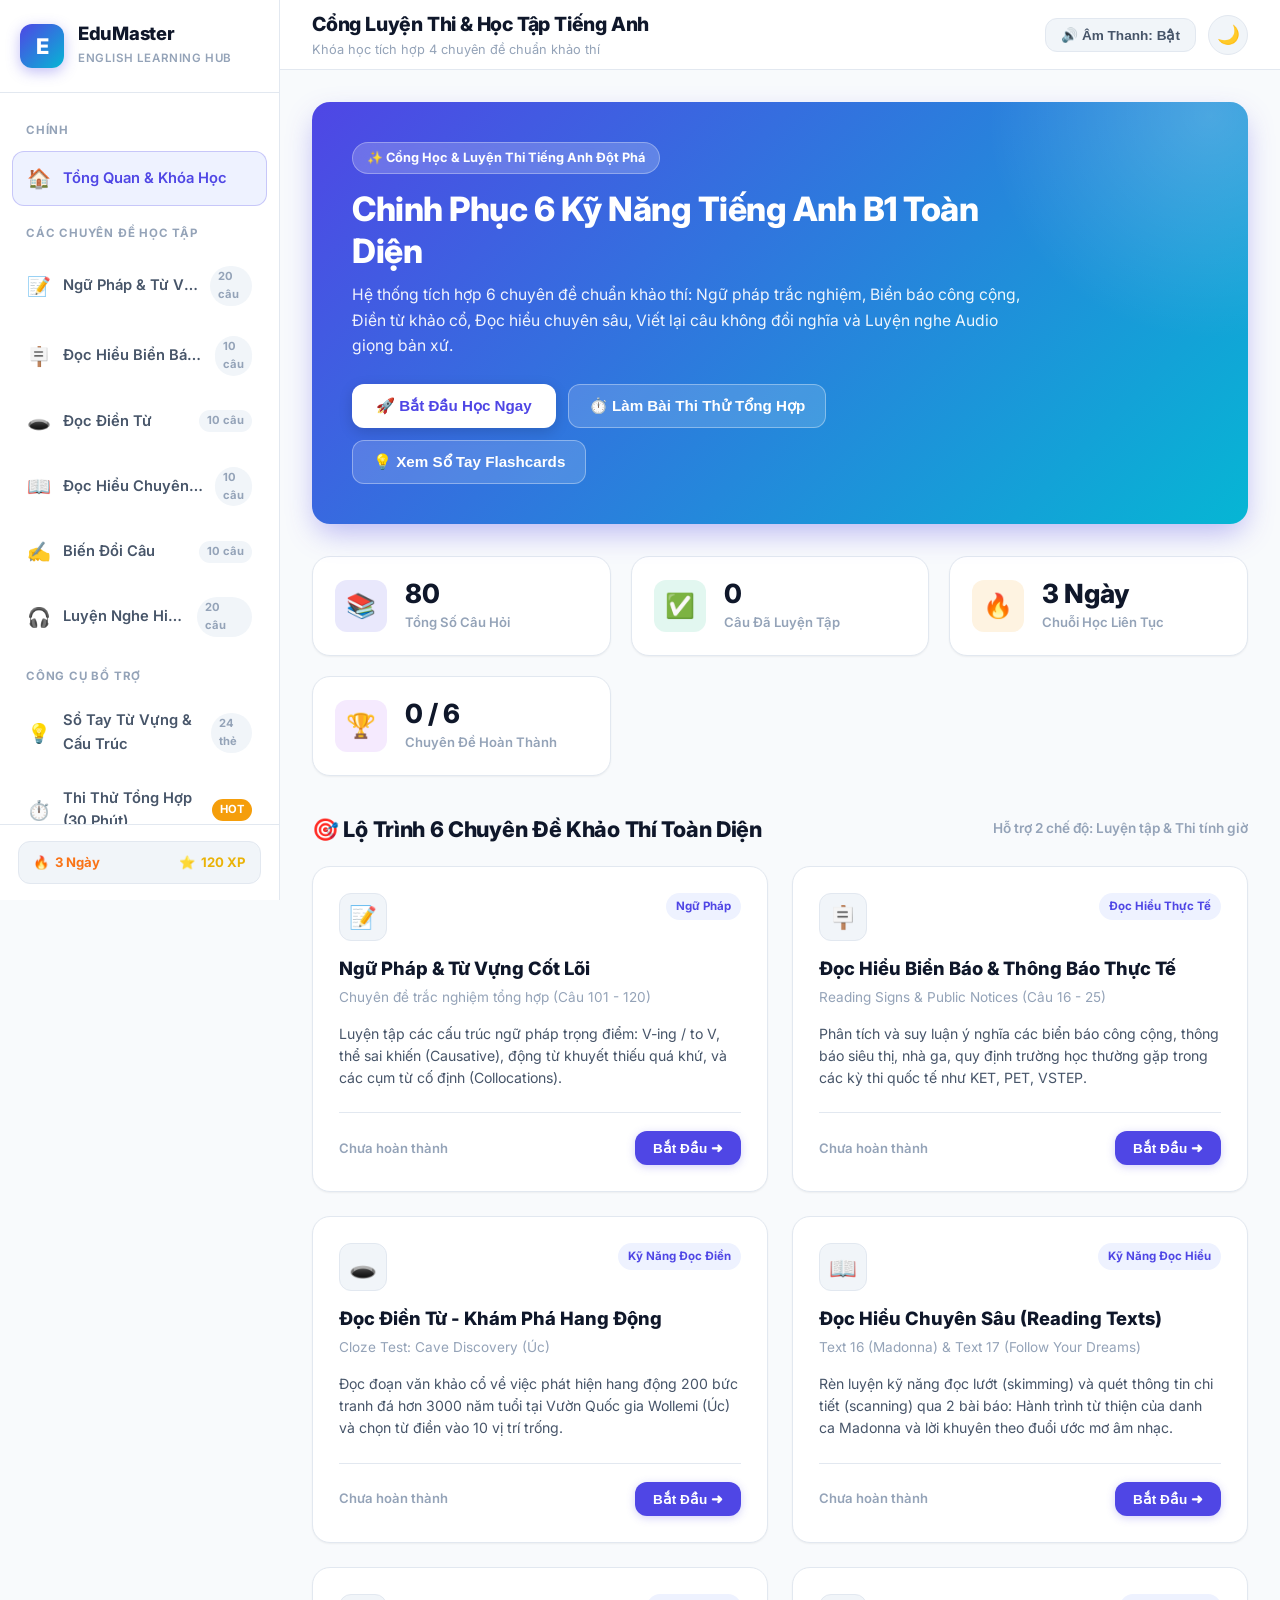
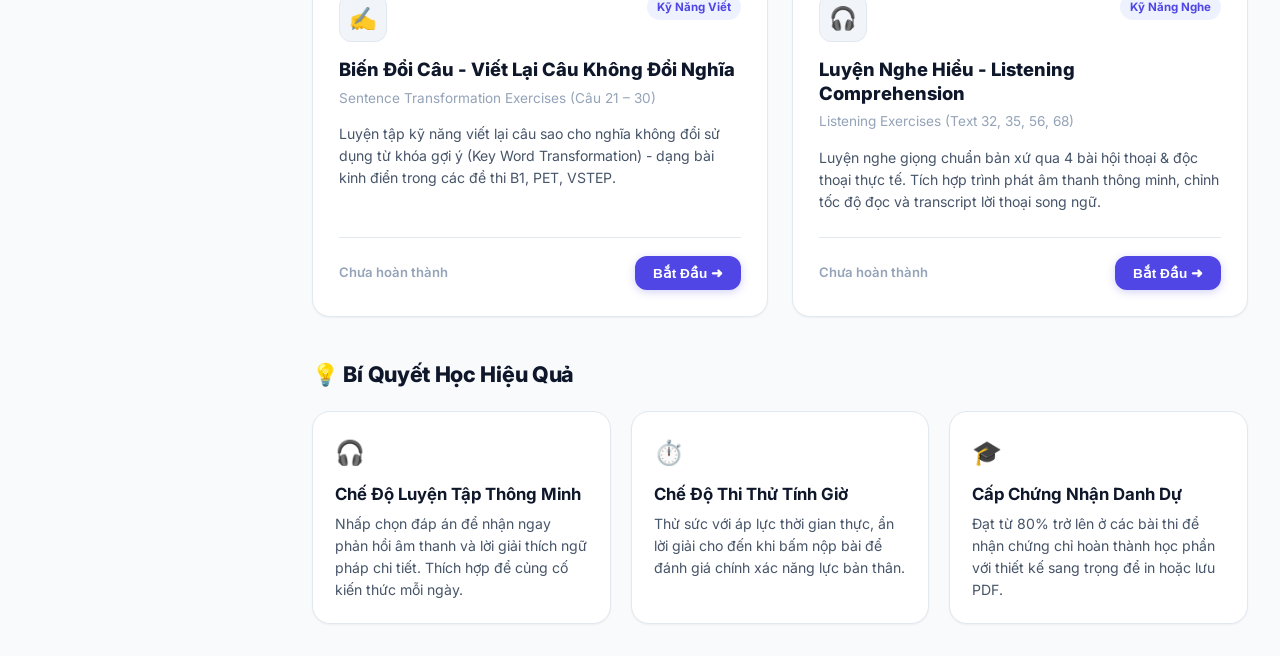
<file: index.html>
<!DOCTYPE html>
<html lang="vi" data-theme="light">
<head>
    <meta charset="UTF-8">
    <meta name="viewport" content="width=device-width, initial-scale=1.0">
    <title>EduMaster - Cổng Luyện Thi & Học Tiếng Anh Trực Tuyến</title>
    <meta name="description" content="Nền tảng học và luyện thi Tiếng Anh toàn diện: Ngữ pháp, Đọc biển báo, Cloze Test và Đọc hiểu chuyên sâu.">
    <!-- Google Fonts: Inter -->
    <link rel="preconnect" href="https://fonts.googleapis.com">
    <link rel="preconnect" href="https://fonts.gstatic.com" crossorigin>
    <link href="https://fonts.googleapis.com/css2?family=Inter:wght@400;500;600;700;800&family=Georgia:ital,wght@0,400;0,700;1,400&display=swap" rel="stylesheet">
    <link rel="stylesheet" href="style.css">
</head>
<body>

<div id="app-container">
    <!-- Mobile Sidebar Backdrop Overlay -->
    <div class="sidebar-backdrop" id="sidebar-backdrop"></div>

    <!-- Sidebar -->
    <aside class="sidebar" id="app-sidebar">
        <div class="sidebar-header">
            <div class="logo-badge">E</div>
            <div class="brand-text">
                <h2>EduMaster</h2>
                <span>English Learning Hub</span>
            </div>
        </div>

        <nav class="sidebar-nav" id="sidebar-nav-list">
            <!-- Rendered dynamically by app.js -->
        </nav>

        <div class="sidebar-footer">
            <div class="user-quick-stats">
                <div class="quick-stat-item streak" title="Chuỗi ngày học liên tục">
                    <span>🔥</span>
                    <span id="user-streak">3 Ngày</span>
                </div>
                <div class="quick-stat-item score" title="Điểm kinh nghiệm tích lũy">
                    <span>⭐</span>
                    <span id="user-score">120 XP</span>
                </div>
            </div>
        </div>
    </aside>

    <!-- Main Content Wrapper -->
    <div class="main-wrapper">
        <!-- Top App Bar -->
        <header class="topbar">
            <div class="topbar-left">
                <button class="menu-toggle-btn" id="mobile-menu-toggle" aria-label="Toggle menu">
                    ☰
                </button>
                <div class="page-title">
                    <h1>Cổng Luyện Thi & Học Tập Tiếng Anh</h1>
                    <p>Khóa học tích hợp 4 chuyên đề chuẩn khảo thí</p>
                </div>
            </div>

            <div class="topbar-right">
                <button class="action-btn" id="sound-toggle-btn" onclick="toggleSound()" title="Bật/Tắt âm thanh hiệu ứng">
                    🔊 Âm Thanh: Bật
                </button>

                <button class="theme-toggle-btn" id="theme-toggle-btn" onclick="toggleTheme()" title="Đổi giao diện Sáng / Tối">
                    <span id="theme-icon">🌙</span>
                </button>
            </div>
        </header>

        <!-- Dynamic Content Canvas -->
        <main class="content-area" id="main-content">
            <!-- Content will be injected by app.js -->
        </main>
    </div>
</div>

<!-- Toast Notification Container -->
<div id="toast-container" class="toast-container"></div>

<!-- Load Database and Application Scripts -->
<script src="data.js"></script>
<script src="app.js"></script>

</body>
</html>
</file>
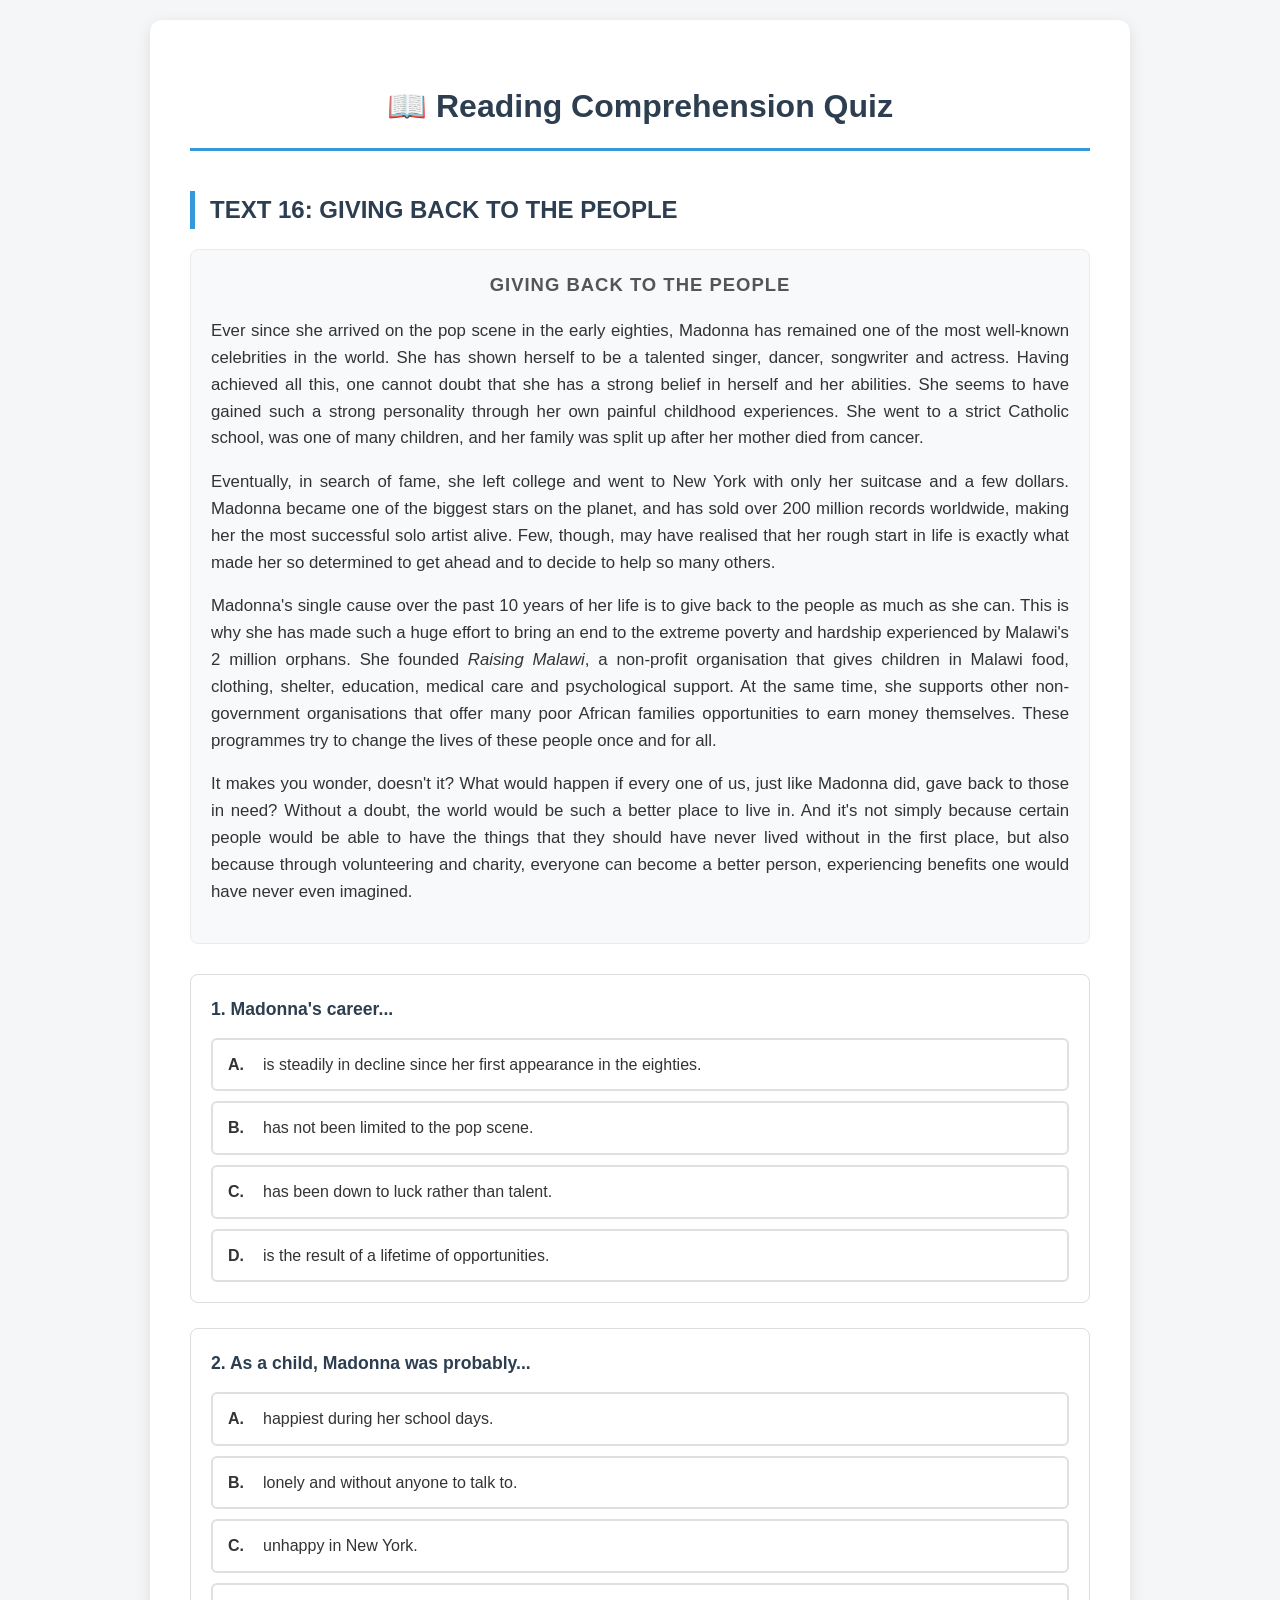
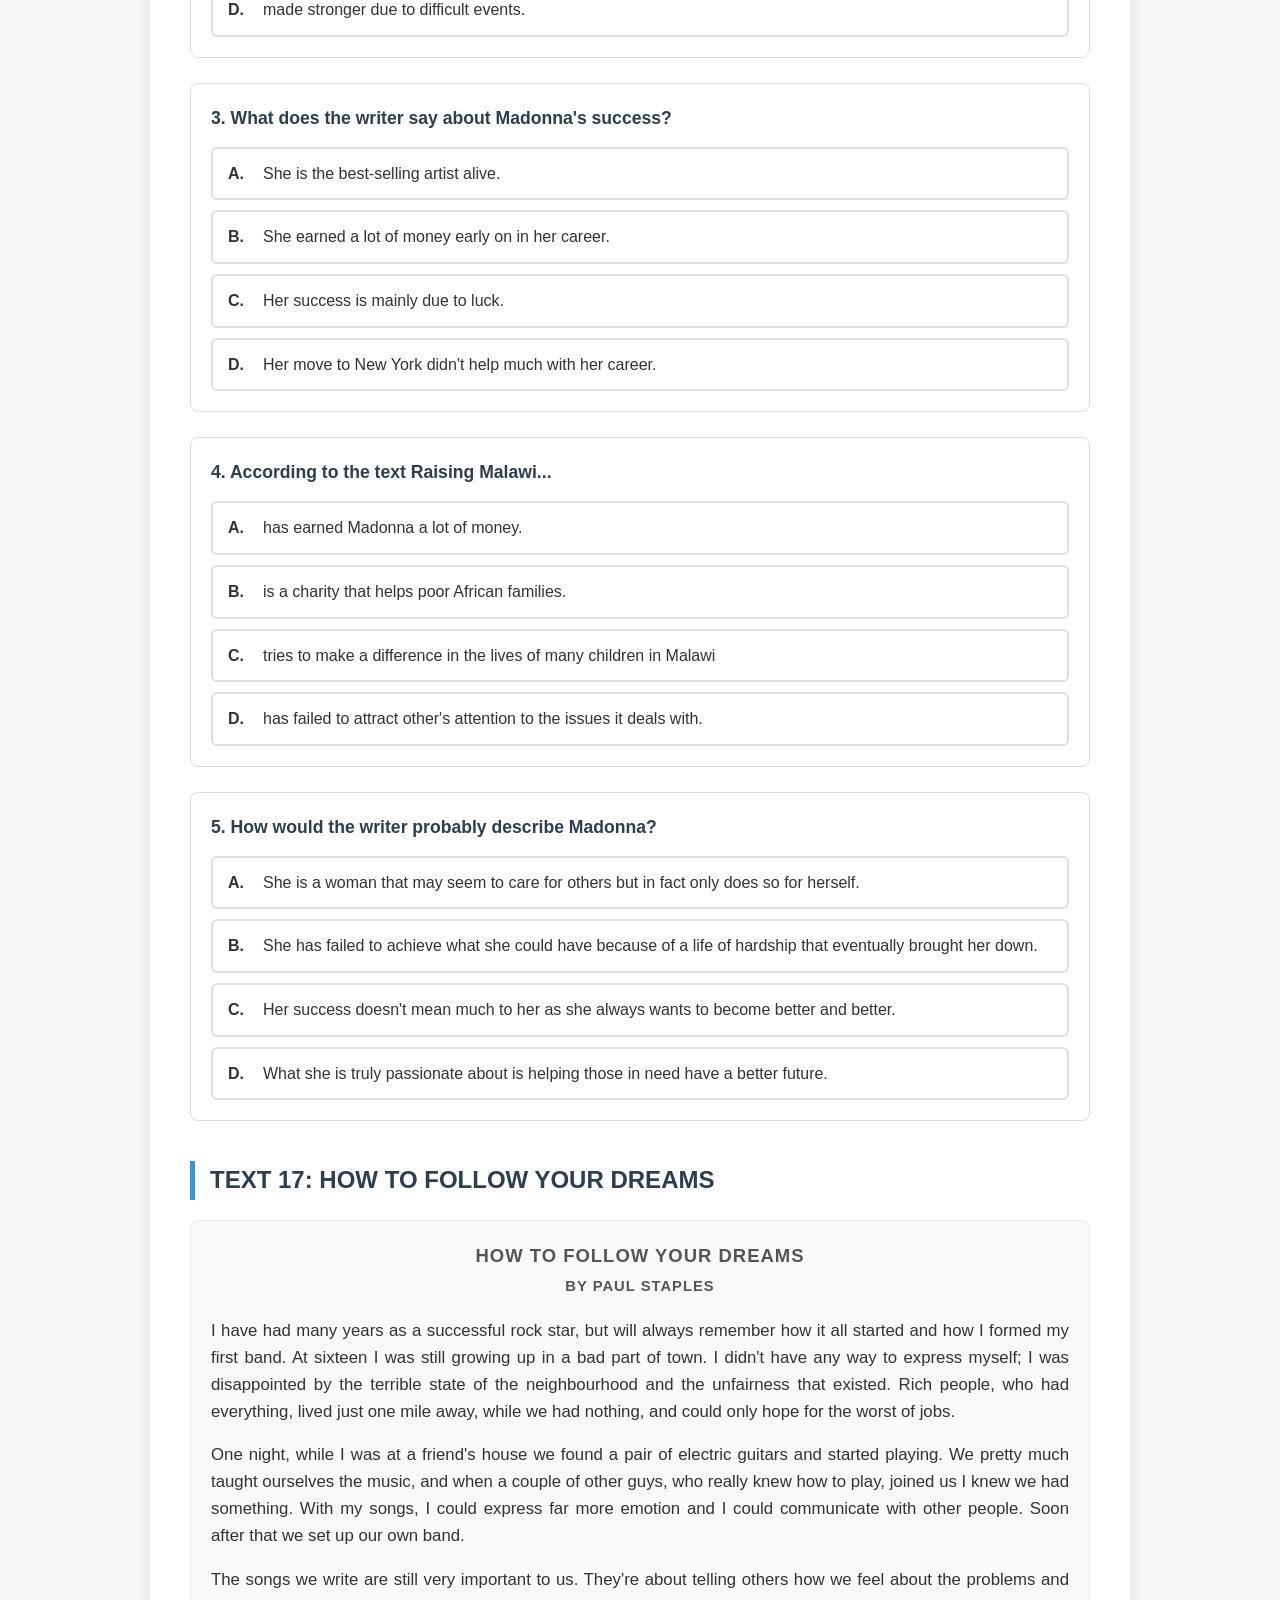
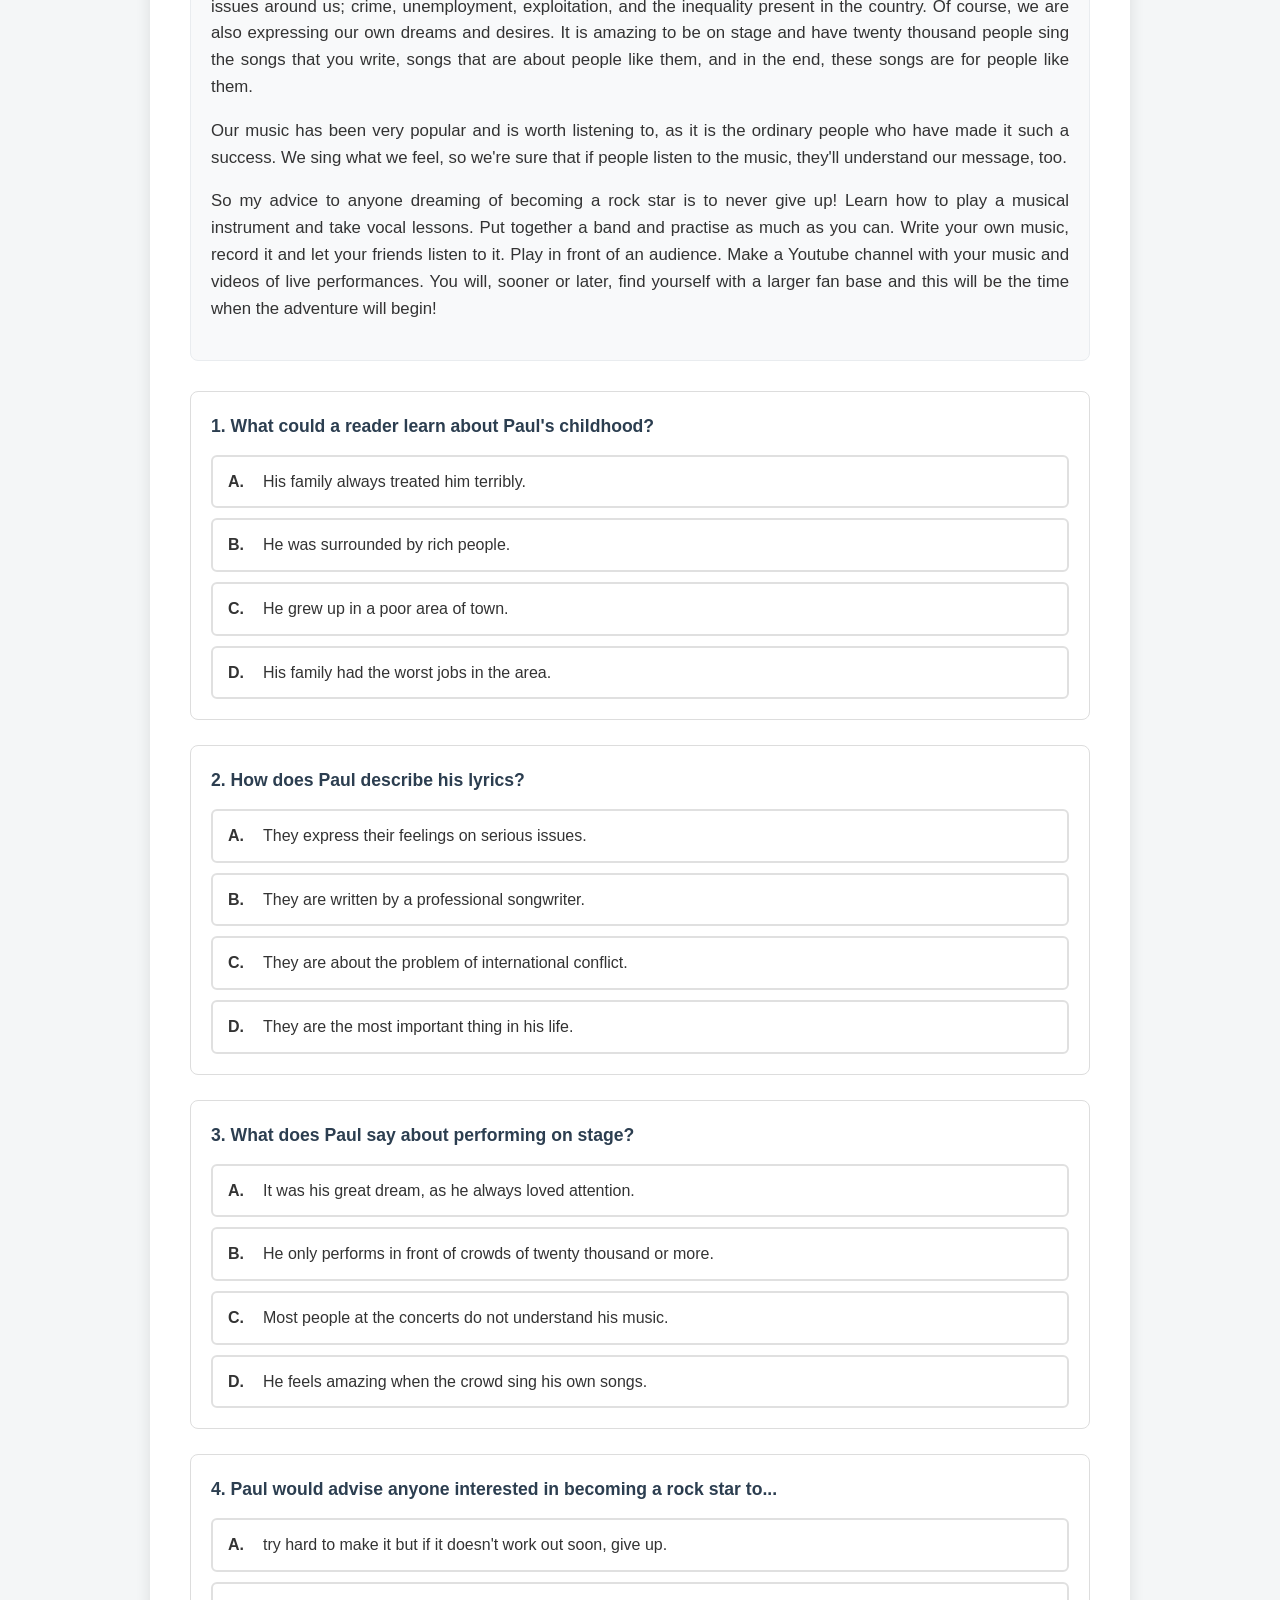
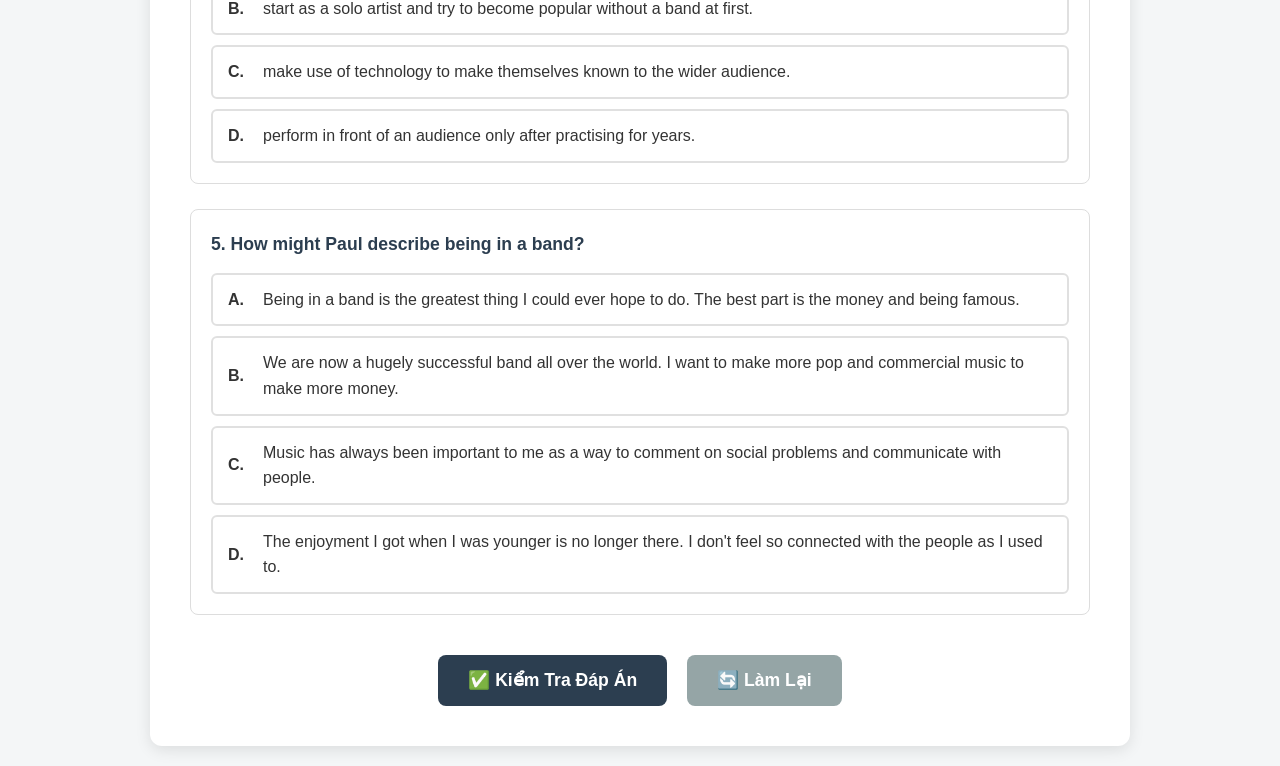
<file: Qwen_html_20261116_6v0vw19bj.html>
<!DOCTYPE html>
<html lang="vi">
<head>
    <meta charset="UTF-8">
    <meta name="viewport" content="width=device-width, initial-scale=1.0">
    <title>Reading Comprehension Quiz: Text 16 & 17</title>
    <style>
        :root {
            --primary: #2c3e50;
            --accent: #3498db;
            --success: #27ae60;
            --error: #e74c3c;
            --bg: #f4f6f7;
        }

        body {
            font-family: 'Segoe UI', Tahoma, Geneva, Verdana, sans-serif;
            background-color: var(--bg);
            color: #333;
            line-height: 1.6;
            margin: 0;
            padding: 20px;
        }

        .container {
            max-width: 900px;
            margin: 0 auto;
            background: white;
            padding: 40px;
            border-radius: 12px;
            box-shadow: 0 4px 15px rgba(0,0,0,0.1);
        }

        h1 {
            text-align: center;
            color: var(--primary);
            border-bottom: 3px solid var(--accent);
            padding-bottom: 15px;
            margin-bottom: 30px;
        }

        h2 {
            color: var(--primary);
            margin-top: 40px;
            border-left: 5px solid var(--accent);
            padding-left: 15px;
        }

        .reading-text {
            background-color: #f8f9fa;
            padding: 20px;
            border-radius: 8px;
            border: 1px solid #e9ecef;
            margin-bottom: 30px;
            font-size: 1.05em;
            text-align: justify;
        }

        .reading-text h3 {
            text-align: center;
            margin-top: 0;
            color: #555;
            text-transform: uppercase;
            font-size: 1.1em;
            letter-spacing: 1px;
        }

        .question-block {
            margin-bottom: 25px;
            padding: 20px;
            background: #fff;
            border: 1px solid #ddd;
            border-radius: 8px;
            transition: transform 0.2s;
        }

        .question-block:hover {
            box-shadow: 0 2px 8px rgba(0,0,0,0.05);
        }

        .question-title {
            font-weight: bold;
            font-size: 1.1em;
            margin-bottom: 15px;
            color: #2c3e50;
        }

        .options {
            display: flex;
            flex-direction: column;
            gap: 10px;
        }

        .option {
            padding: 12px 15px;
            border: 2px solid #e0e0e0;
            border-radius: 6px;
            cursor: pointer;
            transition: all 0.2s;
            display: flex;
            align-items: center;
        }

        .option:hover {
            background-color: #f0f8ff;
            border-color: var(--accent);
        }

        .option.selected {
            background-color: var(--accent);
            color: white;
            border-color: var(--accent);
        }

        .option.correct {
            background-color: var(--success);
            color: white;
            border-color: var(--success);
        }

        .option.incorrect {
            background-color: var(--error);
            color: white;
            border-color: var(--error);
        }

        .option-label {
            font-weight: bold;
            margin-right: 10px;
            min-width: 25px;
        }

        .btn-container {
            display: flex;
            gap: 20px;
            margin-top: 40px;
            justify-content: center;
        }

        button {
            padding: 15px 30px;
            font-size: 1.1em;
            border: none;
            border-radius: 8px;
            cursor: pointer;
            font-weight: bold;
            transition: transform 0.2s, box-shadow 0.2s;
        }

        .btn-check {
            background-color: var(--primary);
            color: white;
        }

        .btn-reset {
            background-color: #95a5a6;
            color: white;
        }

        button:hover {
            transform: translateY(-2px);
            box-shadow: 0 4px 10px rgba(0,0,0,0.2);
        }

        #result-area {
            margin-top: 30px;
            padding: 20px;
            text-align: center;
            font-size: 1.3em;
            font-weight: bold;
            border-radius: 8px;
            display: none;
        }

        .explanation {
            margin-top: 10px;
            padding: 10px;
            background-color: #fff3cd;
            border-left: 4px solid #ffc107;
            font-size: 0.9em;
            color: #856404;
            display: none;
        }
    </style>
</head>
<body>

<div class="container">
    <h1>📖 Reading Comprehension Quiz</h1>

    <!-- TEXT 16 -->
    <h2>TEXT 16: GIVING BACK TO THE PEOPLE</h2>
    <div class="reading-text">
        <h3>GIVING BACK TO THE PEOPLE</h3>
        <p>Ever since she arrived on the pop scene in the early eighties, Madonna has remained one of the most well-known celebrities in the world. She has shown herself to be a talented singer, dancer, songwriter and actress. Having achieved all this, one cannot doubt that she has a strong belief in herself and her abilities. She seems to have gained such a strong personality through her own painful childhood experiences. She went to a strict Catholic school, was one of many children, and her family was split up after her mother died from cancer.</p>
        <p>Eventually, in search of fame, she left college and went to New York with only her suitcase and a few dollars. Madonna became one of the biggest stars on the planet, and has sold over 200 million records worldwide, making her the most successful solo artist alive. Few, though, may have realised that her rough start in life is exactly what made her so determined to get ahead and to decide to help so many others.</p>
        <p>Madonna's single cause over the past 10 years of her life is to give back to the people as much as she can. This is why she has made such a huge effort to bring an end to the extreme poverty and hardship experienced by Malawi's 2 million orphans. She founded <i>Raising Malawi</i>, a non-profit organisation that gives children in Malawi food, clothing, shelter, education, medical care and psychological support. At the same time, she supports other non-government organisations that offer many poor African families opportunities to earn money themselves. These programmes try to change the lives of these people once and for all.</p>
        <p>It makes you wonder, doesn't it? What would happen if every one of us, just like Madonna did, gave back to those in need? Without a doubt, the world would be such a better place to live in. And it's not simply because certain people would be able to have the things that they should have never lived without in the first place, but also because through volunteering and charity, everyone can become a better person, experiencing benefits one would have never even imagined.</p>
    </div>

    <div id="quiz-16">
        <!-- Questions will be injected here by JS -->
    </div>

    <!-- TEXT 17 -->
    <h2>TEXT 17: HOW TO FOLLOW YOUR DREAMS</h2>
    <div class="reading-text">
        <h3>HOW TO FOLLOW YOUR DREAMS <br><span style="font-size:0.8em; font-style:normal;">By Paul Staples</span></h3>
        <p>I have had many years as a successful rock star, but will always remember how it all started and how I formed my first band. At sixteen I was still growing up in a bad part of town. I didn't have any way to express myself; I was disappointed by the terrible state of the neighbourhood and the unfairness that existed. Rich people, who had everything, lived just one mile away, while we had nothing, and could only hope for the worst of jobs.</p>
        <p>One night, while I was at a friend's house we found a pair of electric guitars and started playing. We pretty much taught ourselves the music, and when a couple of other guys, who really knew how to play, joined us I knew we had something. With my songs, I could express far more emotion and I could communicate with other people. Soon after that we set up our own band.</p>
        <p>The songs we write are still very important to us. They're about telling others how we feel about the problems and issues around us; crime, unemployment, exploitation, and the inequality present in the country. Of course, we are also expressing our own dreams and desires. It is amazing to be on stage and have twenty thousand people sing the songs that you write, songs that are about people like them, and in the end, these songs are for people like them.</p>
        <p>Our music has been very popular and is worth listening to, as it is the ordinary people who have made it such a success. We sing what we feel, so we're sure that if people listen to the music, they'll understand our message, too.</p>
        <p>So my advice to anyone dreaming of becoming a rock star is to never give up! Learn how to play a musical instrument and take vocal lessons. Put together a band and practise as much as you can. Write your own music, record it and let your friends listen to it. Play in front of an audience. Make a Youtube channel with your music and videos of live performances. You will, sooner or later, find yourself with a larger fan base and this will be the time when the adventure will begin!</p>
    </div>

    <div id="quiz-17">
        <!-- Questions will be injected here by JS -->
    </div>

    <div class="btn-container">
        <button class="btn-check" onclick="checkAllAnswers()">✅ Kiểm Tra Đáp Án</button>
        <button class="btn-reset" onclick="resetQuiz()">🔄 Làm Lại</button>
    </div>

    <div id="result-area"></div>
</div>

<script>
    // Data for Text 16
    const questions16 = [
        {
            id: "16-1",
            text: "1. Madonna's career...",
            options: [
                "is steadily in decline since her first appearance in the eighties.",
                "has not been limited to the pop scene.",
                "has been down to luck rather than talent.",
                "is the result of a lifetime of opportunities."
            ],
            correct: 1, // B
            explanation: "Text: 'She has shown herself to be a talented singer, dancer, songwriter and actress.' -> She does more than just pop singing."
        },
        {
            id: "16-2",
            text: "2. As a child, Madonna was probably...",
            options: [
                "happiest during her school days.",
                "lonely and without anyone to talk to.",
                "unhappy in New York.",
                "made stronger due to difficult events."
            ],
            correct: 3, // D
            explanation: "Text: 'She seems to have gained such a strong personality through her own painful childhood experiences.'"
        },
        {
            id: "16-3",
            text: "3. What does the writer say about Madonna's success?",
            options: [
                "She is the best-selling artist alive.",
                "She earned a lot of money early on in her career.",
                "Her success is mainly due to luck.",
                "Her move to New York didn't help much with her career."
            ],
            correct: 0, // A
            explanation: "Text: '...making her the most successful solo artist alive.' and 'sold over 200 million records'."
        },
        {
            id: "16-4",
            text: "4. According to the text Raising Malawi...",
            options: [
                "has earned Madonna a lot of money.",
                "is a charity that helps poor African families.",
                "tries to make a difference in the lives of many children in Malawi",
                "has failed to attract other's attention to the issues it deals with."
            ],
            correct: 2, // C
            explanation: "Text: 'She founded Raising Malawi... that gives children in Malawi food, clothing...'"
        },
        {
            id: "16-5",
            text: "5. How would the writer probably describe Madonna?",
            options: [
                "She is a woman that may seem to care for others but in fact only does so for herself.",
                "She has failed to achieve what she could have because of a life of hardship that eventually brought her down.",
                "Her success doesn't mean much to her as she always wants to become better and better.",
                "What she is truly passionate about is helping those in need have a better future."
            ],
            correct: 3, // D
            explanation: "Text: 'Madonna's single cause... is to give back to the people... bring an end to the extreme poverty'."
        }
    ];

    // Data for Text 17
    const questions17 = [
        {
            id: "17-1",
            text: "1. What could a reader learn about Paul's childhood?",
            options: [
                "His family always treated him terribly.",
                "He was surrounded by rich people.",
                "He grew up in a poor area of town.",
                "His family had the worst jobs in the area."
            ],
            correct: 2, // C
            explanation: "Text: 'At sixteen I was still growing up in a bad part of town... we had nothing'."
        },
        {
            id: "17-2",
            text: "2. How does Paul describe his lyrics?",
            options: [
                "They express their feelings on serious issues.",
                "They are written by a professional songwriter.",
                "They are about the problem of international conflict.",
                "They are the most important thing in his life."
            ],
            correct: 0, // A
            explanation: "Text: 'They're about telling others how we feel about the problems and issues around us; crime, unemployment...'"
        },
        {
            id: "17-3",
            text: "3. What does Paul say about performing on stage?",
            options: [
                "It was his great dream, as he always loved attention.",
                "He only performs in front of crowds of twenty thousand or more.",
                "Most people at the concerts do not understand his music.",
                "He feels amazing when the crowd sing his own songs."
            ],
            correct: 3, // D
            explanation: "Text: 'It is amazing to be on stage and have twenty thousand people sing the songs that you write'."
        },
        {
            id: "17-4",
            text: "4. Paul would advise anyone interested in becoming a rock star to...",
            options: [
                "try hard to make it but if it doesn't work out soon, give up.",
                "start as a solo artist and try to become popular without a band at first.",
                "make use of technology to make themselves known to the wider audience.",
                "perform in front of an audience only after practising for years."
            ],
            correct: 2, // C
            explanation: "Text: 'Make a Youtube channel with your music and videos of live performances.'"
        },
        {
            id: "17-5",
            text: "5. How might Paul describe being in a band?",
            options: [
                "Being in a band is the greatest thing I could ever hope to do. The best part is the money and being famous.",
                "We are now a hugely successful band all over the world. I want to make more pop and commercial music to make more money.",
                "Music has always been important to me as a way to comment on social problems and communicate with people.",
                "The enjoyment I got when I was younger is no longer there. I don't feel so connected with the people as I used to."
            ],
            correct: 2, // C
            explanation: "Text: 'With my songs, I could express far more emotion and I could communicate with other people.' and 'telling others how we feel about the problems'."
        }
    ];

    function renderQuestions(questions, containerId) {
        const container = document.getElementById(containerId);
        questions.forEach((q, index) => {
            const qDiv = document.createElement('div');
            qDiv.className = 'question-block';
            qDiv.innerHTML = `
                <div class="question-title">${q.text}</div>
                <div class="options">
                    ${q.options.map((opt, i) => `
                        <div class="option" onclick="selectOption('${q.id}', ${i}, this)">
                            <span class="option-label">${String.fromCharCode(65 + i)}.</span> ${opt}
                        </div>
                    `).join('')}
                </div>
                <div class="explanation" id="exp-${q.id}">💡 ${q.explanation}</div>
            `;
            container.appendChild(qDiv);
        });
    }

    let userAnswers = {};

    function selectOption(qId, optIndex, element) {
        userAnswers[qId] = optIndex;
        const parent = element.parentElement;
        const options = parent.querySelectorAll('.option');
        options.forEach(opt => opt.classList.remove('selected'));
        element.classList.add('selected');
    }

    function checkAllAnswers() {
        let score = 0;
        let total = questions16.length + questions17.length;
        const allQuestions = [...questions16, ...questions17];

        allQuestions.forEach(q => {
            const options = document.querySelectorAll(`#quiz-${q.id.split('-')[1]} .question-block`)[questions16.includes(q) ? questions16.indexOf(q) : questions17.indexOf(q)].querySelectorAll('.option');
            const exp = document.getElementById(`exp-${q.id}`);
            
            // Note: The selector logic above is a bit complex, let's simplify by finding the specific block
            // Actually, let's just iterate through the DOM elements corresponding to the questions
            
            // Re-finding elements safely
            const containerId = q.id.startsWith('16') ? 'quiz-16' : 'quiz-17';
            const qIndex = q.id.startsWith('16') ? questions16.indexOf(q) : questions17.indexOf(q);
            const block = document.getElementById(containerId).children[qIndex];
            const opts = block.querySelectorAll('.option');

            opts.forEach((opt, i) => {
                opt.style.pointerEvents = 'none'; // Disable clicking
                if (i === q.correct) {
                    opt.classList.add('correct');
                } else if (userAnswers[q.id] === i) {
                    opt.classList.add('incorrect');
                }
            });

            if (userAnswers[q.id] === q.correct) {
                score++;
            }
            exp.style.display = 'block';
        });

        const resultArea = document.getElementById('result-area');
        const percentage = Math.round((score / total) * 100);
        let msg = "";
        let color = "";

        if (percentage >= 80) {
            msg = `🌟 Excellent! ${score}/${total} (${percentage}%)`;
            color = "#27ae60";
        } else if (percentage >= 50) {
            msg = `👍 Good Job! ${score}/${total} (${percentage}%)`;
            color = "#f39c12";
        } else {
            msg = `💪 Keep Trying! ${score}/${total} (${percentage}%)`;
            color = "#e74c3c";
        }

        resultArea.style.display = 'block';
        resultArea.style.backgroundColor = color;
        resultArea.style.color = 'white';
        resultArea.innerText = msg;
        
        window.scrollTo({ top: document.body.scrollHeight, behavior: 'smooth' });
    }

    function resetQuiz() {
        userAnswers = {};
        document.getElementById('result-area').style.display = 'none';
        document.getElementById('quiz-16').innerHTML = '';
        document.getElementById('quiz-17').innerHTML = '';
        renderQuestions(questions16, 'quiz-16');
        renderQuestions(questions17, 'quiz-17');
        window.scrollTo({ top: 0, behavior: 'smooth' });
    }

    // Initialize
    renderQuestions(questions16, 'quiz-16');
    renderQuestions(questions17, 'quiz-17');

</script>

</body>
</html>
</file>
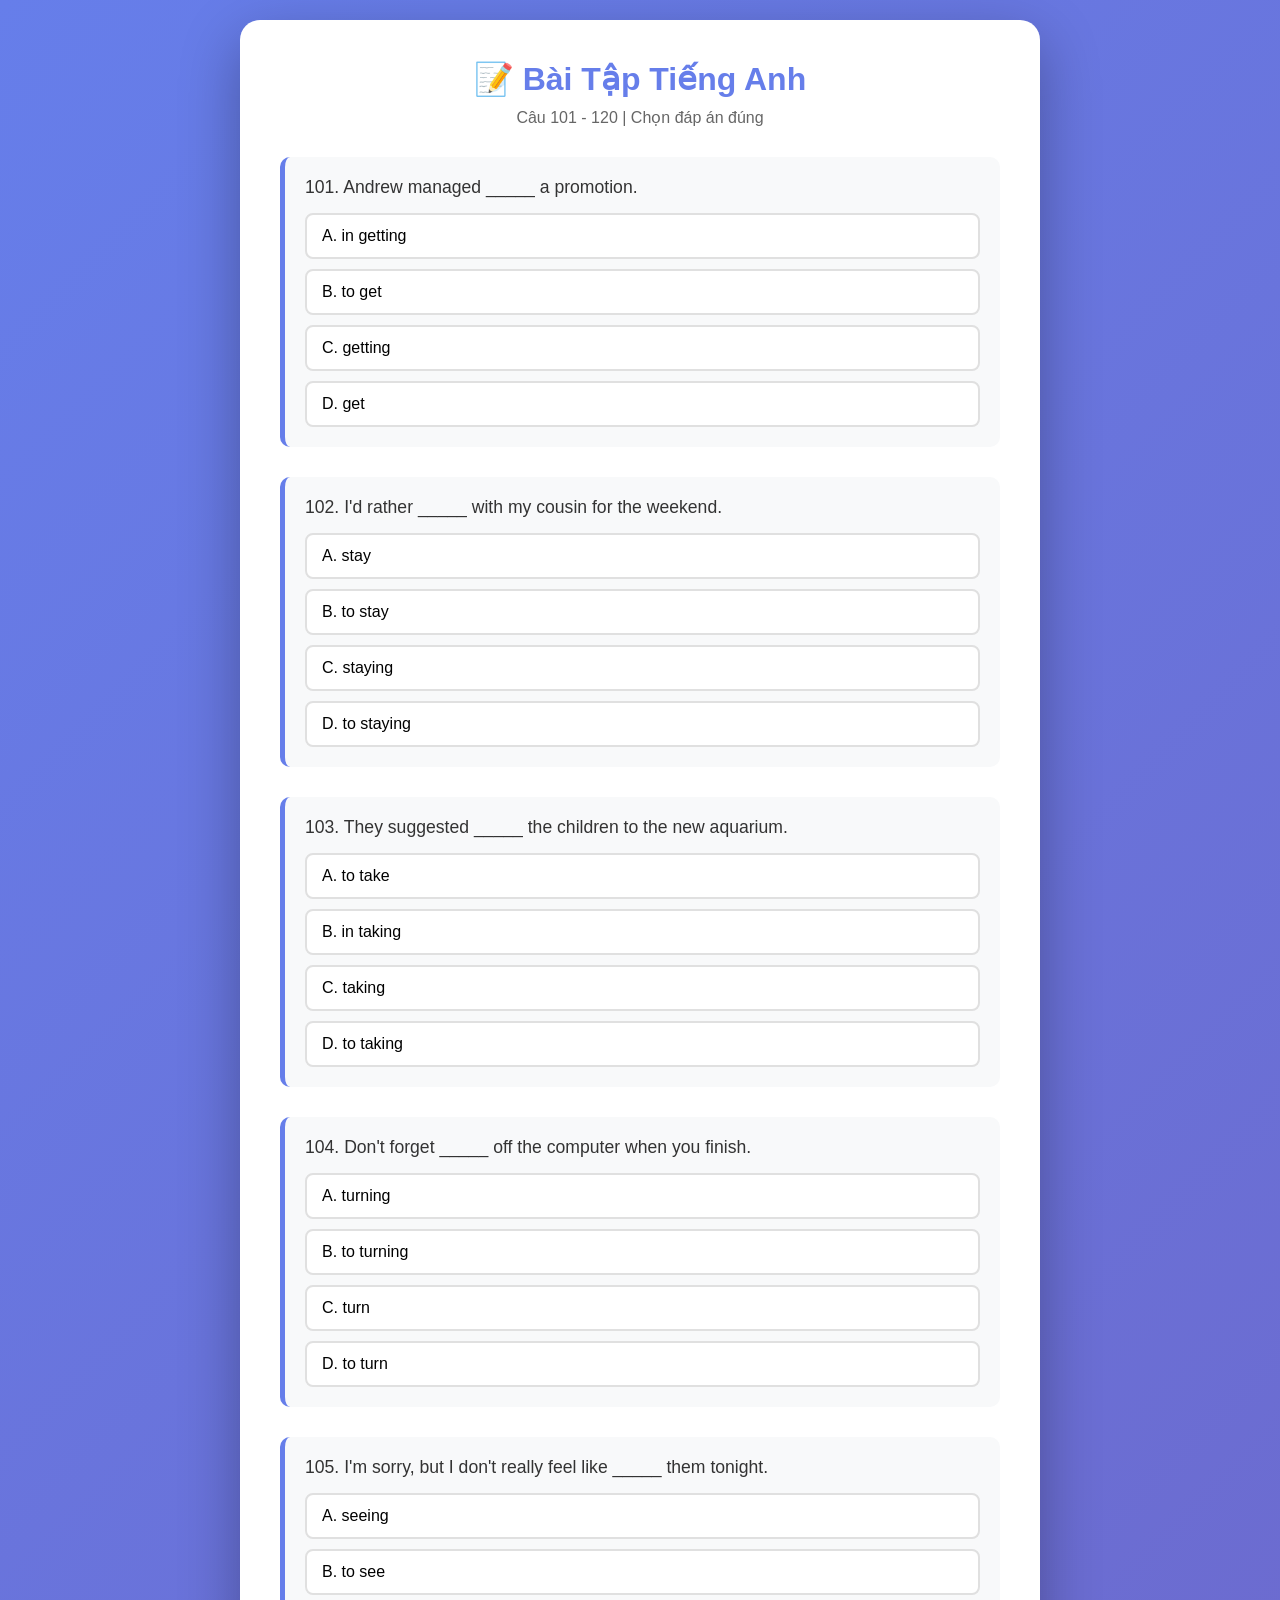
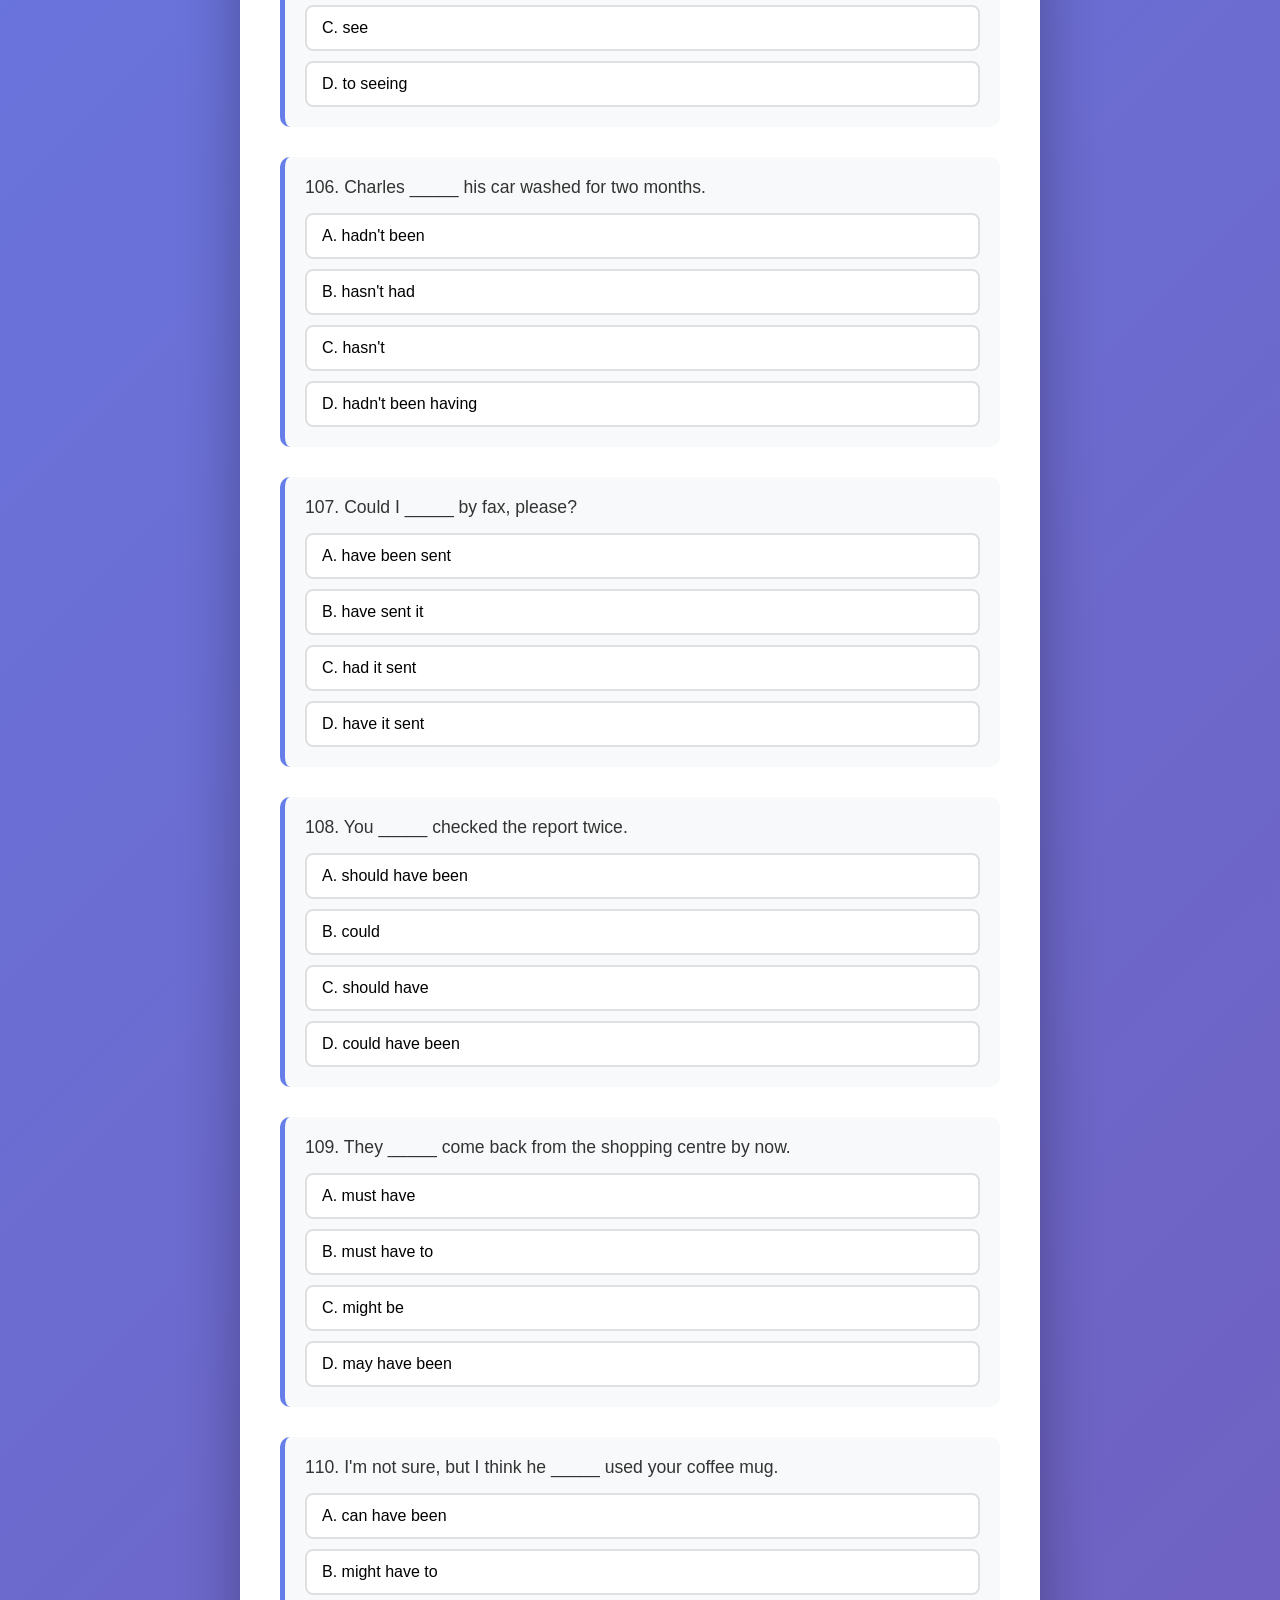
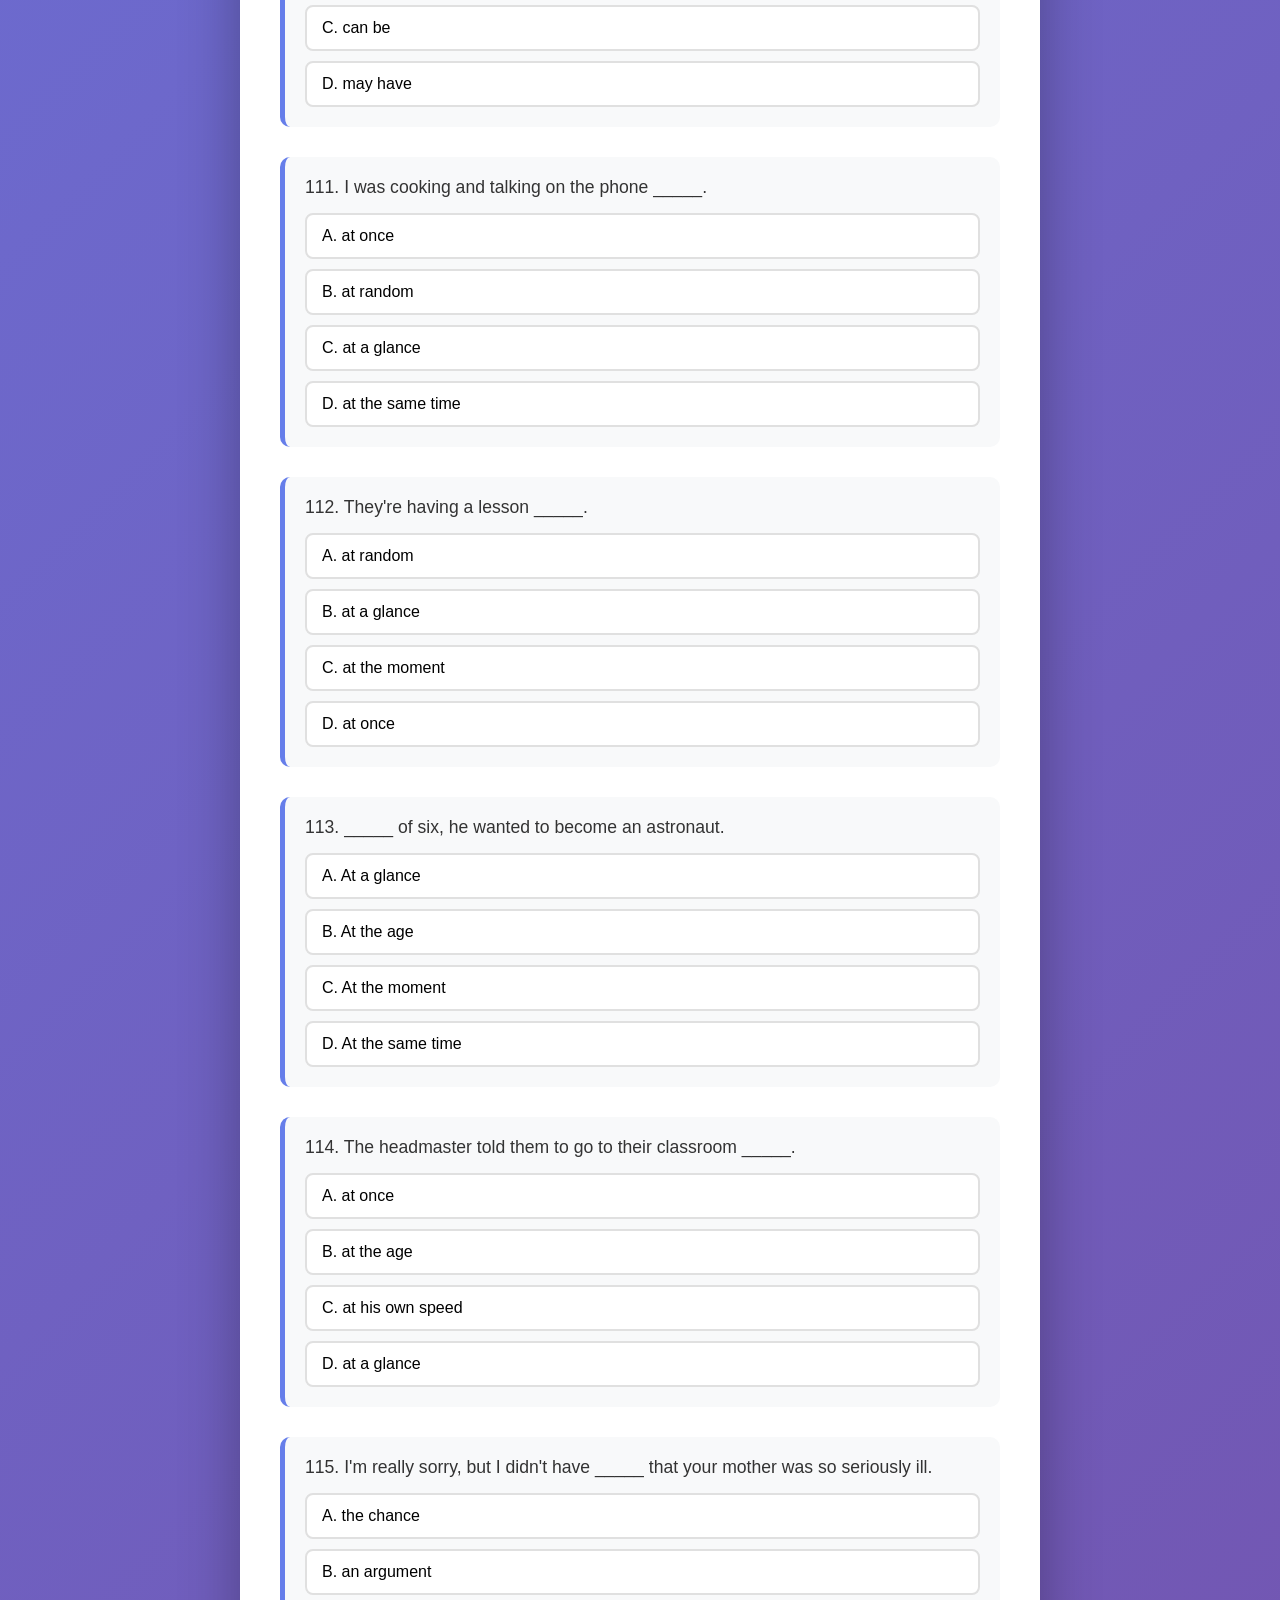
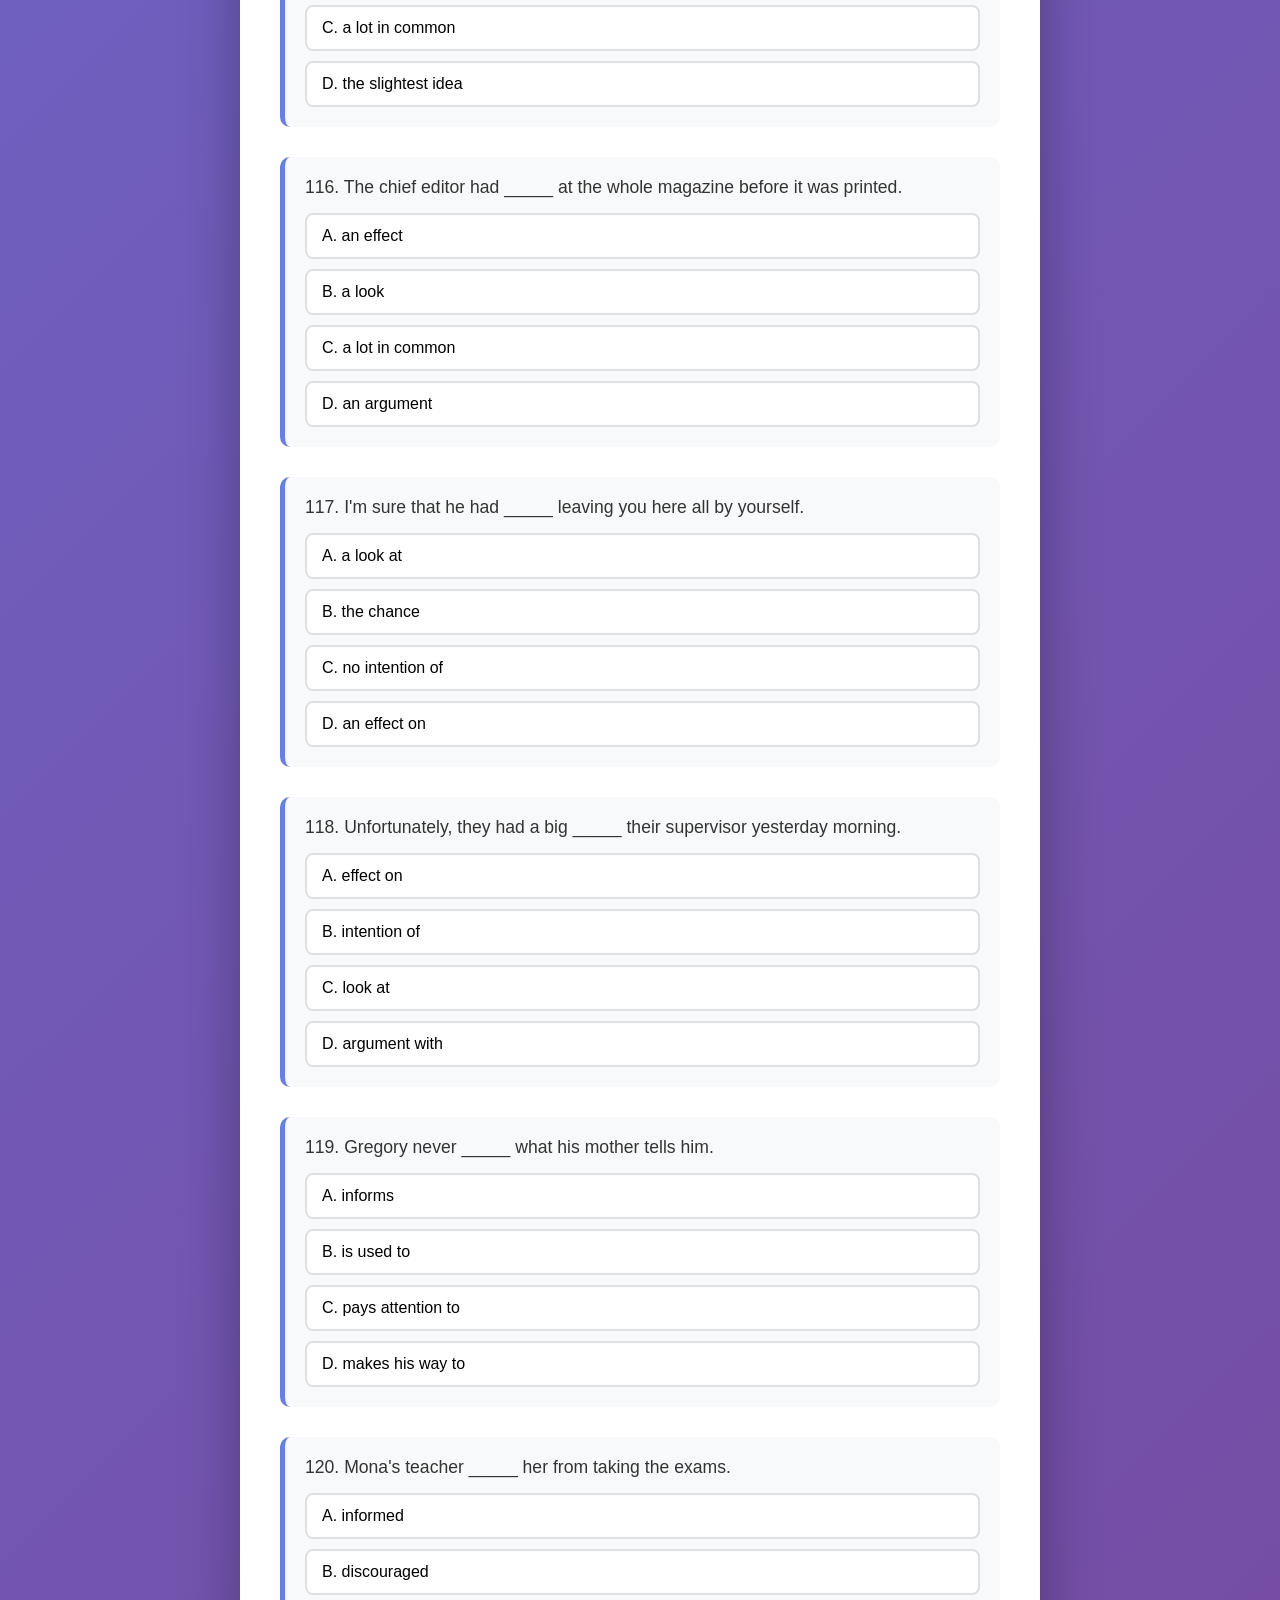
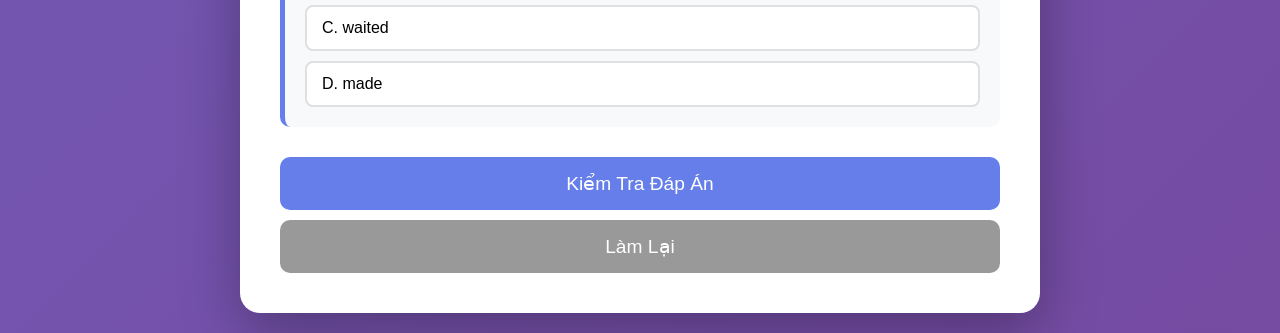
<file: Qwen_html_20261116_a2ony1elr.html>
<!DOCTYPE html>
<html lang="vi">
<head>
    <meta charset="UTF-8">
    <meta name="viewport" content="width=device-width, initial-scale=1.0">
    <title>Bài Tập Tiếng Anh - Câu 101-120</title>
    <style>
        * {
            margin: 0;
            padding: 0;
            box-sizing: border-box;
        }

        body {
            font-family: 'Segoe UI', Tahoma, Geneva, Verdana, sans-serif;
            background: linear-gradient(135deg, #667eea 0%, #764ba2 100%);
            min-height: 100vh;
            padding: 20px;
        }

        .container {
            max-width: 800px;
            margin: 0 auto;
            background: white;
            border-radius: 20px;
            padding: 40px;
            box-shadow: 0 20px 60px rgba(0,0,0,0.3);
        }

        h1 {
            text-align: center;
            color: #667eea;
            margin-bottom: 10px;
            font-size: 2em;
        }

        .subtitle {
            text-align: center;
            color: #666;
            margin-bottom: 30px;
        }

        .question {
            margin-bottom: 30px;
            padding: 20px;
            background: #f8f9fa;
            border-radius: 10px;
            border-left: 5px solid #667eea;
        }

        .question-text {
            font-size: 1.1em;
            margin-bottom: 15px;
            color: #333;
            font-weight: 500;
        }

        .options {
            display: flex;
            flex-direction: column;
            gap: 10px;
        }

        .option {
            padding: 12px 15px;
            background: white;
            border: 2px solid #e0e0e0;
            border-radius: 8px;
            cursor: pointer;
            transition: all 0.3s;
        }

        .option:hover {
            border-color: #667eea;
            background: #f0f0ff;
        }

        .option.selected {
            border-color: #667eea;
            background: #667eea;
            color: white;
        }

        .option.correct {
            border-color: #4caf50;
            background: #4caf50;
            color: white;
        }

        .option.incorrect {
            border-color: #f44336;
            background: #f44336;
            color: white;
        }

        .btn-submit {
            display: block;
            width: 100%;
            padding: 15px;
            background: #667eea;
            color: white;
            border: none;
            border-radius: 10px;
            font-size: 1.2em;
            cursor: pointer;
            margin-top: 30px;
            transition: all 0.3s;
        }

        .btn-submit:hover {
            background: #5568d3;
            transform: translateY(-2px);
        }

        .result {
            text-align: center;
            padding: 20px;
            margin-top: 20px;
            border-radius: 10px;
            font-size: 1.3em;
            display: none;
        }

        .result.show {
            display: block;
        }

        .result.good {
            background: #4caf50;
            color: white;
        }

        .result.bad {
            background: #f44336;
            color: white;
        }

        .explanation {
            margin-top: 10px;
            padding: 10px;
            background: #fff3cd;
            border-radius: 5px;
            font-size: 0.9em;
            color: #856404;
            display: none;
        }

        .explanation.show {
            display: block;
        }
    </style>
</head>
<body>
    <div class="container">
        <h1>📝 Bài Tập Tiếng Anh</h1>
        <p class="subtitle">Câu 101 - 120 | Chọn đáp án đúng</p>

        <div id="quiz"></div>

        <button class="btn-submit" onclick="checkAnswers()">Kiểm Tra Đáp Án</button>
        <button class="btn-submit" onclick="resetQuiz()" style="background: #999; margin-top: 10px;">Làm Lại</button>

        <div id="result" class="result"></div>
    </div>

    <script>
        const questions = [
            {
                id: 101,
                text: "Andrew managed _____ a promotion.",
                options: ["in getting", "to get", "getting", "get"],
                correct: 1,
                explanation: "manage + to V (quản lý/thành công làm gì)"
            },
            {
                id: 102,
                text: "I'd rather _____ with my cousin for the weekend.",
                options: ["stay", "to stay", "staying", "to staying"],
                correct: 0,
                explanation: "would rather + V nguyên thể (thà rằng)"
            },
            {
                id: 103,
                text: "They suggested _____ the children to the new aquarium.",
                options: ["to take", "in taking", "taking", "to taking"],
                correct: 2,
                explanation: "suggest + V-ing (đề nghị làm gì)"
            },
            {
                id: 104,
                text: "Don't forget _____ off the computer when you finish.",
                options: ["turning", "to turning", "turn", "to turn"],
                correct: 3,
                explanation: "forget + to V (quên phải làm gì – chưa làm)"
            },
            {
                id: 105,
                text: "I'm sorry, but I don't really feel like _____ them tonight.",
                options: ["seeing", "to see", "see", "to seeing"],
                correct: 0,
                explanation: "feel like + V-ing (thấy thích làm gì)"
            },
            {
                id: 106,
                text: "Charles _____ his car washed for two months.",
                options: ["hadn't been", "hasn't had", "hasn't", "hadn't been having"],
                correct: 1,
                explanation: "have sth done (causative) + present perfect"
            },
            {
                id: 107,
                text: "Could I _____ by fax, please?",
                options: ["have been sent", "have sent it", "had it sent", "have it sent"],
                correct: 3,
                explanation: "have + O + V3/ed (causative – nhờ ai làm gì)"
            },
            {
                id: 108,
                text: "You _____ checked the report twice.",
                options: ["should have been", "could", "should have", "could have been"],
                correct: 2,
                explanation: "should have + V3 (lẽ ra nên làm – nhưng chưa làm)"
            },
            {
                id: 109,
                text: "They _____ come back from the shopping centre by now.",
                options: ["must have", "must have to", "might be", "may have been"],
                correct: 0,
                explanation: "must have + V3 (chắc hẳn đã – suy luận mạnh)"
            },
            {
                id: 110,
                text: "I'm not sure, but I think he _____ used your coffee mug.",
                options: ["can have been", "might have to", "can be", "may have"],
                correct: 3,
                explanation: "may have + V3 (có lẽ đã – suy luận không chắc)"
            },
            {
                id: 111,
                text: "I was cooking and talking on the phone _____.",
                options: ["at once", "at random", "at a glance", "at the same time"],
                correct: 3,
                explanation: "at the same time = cùng một lúc"
            },
            {
                id: 112,
                text: "They're having a lesson _____.",
                options: ["at random", "at a glance", "at the moment", "at once"],
                correct: 2,
                explanation: "at the moment = ngay lúc này"
            },
            {
                id: 113,
                text: "_____ of six, he wanted to become an astronaut.",
                options: ["At a glance", "At the age", "At the moment", "At the same time"],
                correct: 1,
                explanation: "At the age of six = ở tuổi 6"
            },
            {
                id: 114,
                text: "The headmaster told them to go to their classroom _____.",
                options: ["at once", "at the age", "at his own speed", "at a glance"],
                correct: 0,
                explanation: "at once = ngay lập tức"
            },
            {
                id: 115,
                text: "I'm really sorry, but I didn't have _____ that your mother was so seriously ill.",
                options: ["the chance", "an argument", "a lot in common", "the slightest idea"],
                correct: 3,
                explanation: "not have the slightest idea = không hề hay biết"
            },
            {
                id: 116,
                text: "The chief editor had _____ at the whole magazine before it was printed.",
                options: ["an effect", "a look", "a lot in common", "an argument"],
                correct: 1,
                explanation: "have a look at = nhìn qua, xem qua"
            },
            {
                id: 117,
                text: "I'm sure that he had _____ leaving you here all by yourself.",
                options: ["a look at", "the chance", "no intention of", "an effect on"],
                correct: 2,
                explanation: "have no intention of + V-ing = không có ý định"
            },
            {
                id: 118,
                text: "Unfortunately, they had a big _____ their supervisor yesterday morning.",
                options: ["effect on", "intention of", "look at", "argument with"],
                correct: 3,
                explanation: "have an argument with sb = cãi nhau với ai"
            },
            {
                id: 119,
                text: "Gregory never _____ what his mother tells him.",
                options: ["informs", "is used to", "pays attention to", "makes his way to"],
                correct: 2,
                explanation: "pay attention to = chú ý đến"
            },
            {
                id: 120,
                text: "Mona's teacher _____ her from taking the exams.",
                options: ["informed", "discouraged", "waited", "made"],
                correct: 1,
                explanation: "discourage sb from V-ing = ngăn cản ai làm gì"
            }
        ];

        let userAnswers = {};

        function renderQuiz() {
            const quizDiv = document.getElementById('quiz');
            quizDiv.innerHTML = '';

            questions.forEach((q, index) => {
                const questionDiv = document.createElement('div');
                questionDiv.className = 'question';
                questionDiv.innerHTML = `
                    <div class="question-text">${q.id}. ${q.text}</div>
                    <div class="options">
                        ${q.options.map((opt, i) => `
                            <div class="option" onclick="selectOption(${q.id}, ${i}, this)">
                                ${String.fromCharCode(65 + i)}. ${opt}
                            </div>
                        `).join('')}
                    </div>
                    <div class="explanation" id="explanation-${q.id}">
                        💡 ${q.explanation}
                    </div>
                `;
                quizDiv.appendChild(questionDiv);
            });
        }

        function selectOption(questionId, optionIndex, element) {
            userAnswers[questionId] = optionIndex;
            
            const options = element.parentElement.querySelectorAll('.option');
            options.forEach(opt => opt.classList.remove('selected'));
            element.classList.add('selected');
        }

        function checkAnswers() {
            let correct = 0;
            let total = questions.length;

            questions.forEach(q => {
                const options = document.querySelectorAll(`.question:nth-child(${questions.indexOf(q) + 1}) .option`);
                const explanation = document.getElementById(`explanation-${q.id}`);
                
                options.forEach((opt, i) => {
                    opt.style.pointerEvents = 'none';
                    if (i === q.correct) {
                        opt.classList.add('correct');
                    } else if (userAnswers[q.id] === i && i !== q.correct) {
                        opt.classList.add('incorrect');
                    }
                });

                if (userAnswers[q.id] === q.correct) {
                    correct++;
                }

                explanation.classList.add('show');
            });

            const resultDiv = document.getElementById('result');
            const percentage = Math.round((correct / total) * 100);
            
            resultDiv.className = 'result show ' + (percentage >= 70 ? 'good' : 'bad');
            resultDiv.innerHTML = `
                🎯 Kết quả: ${correct}/${total} (${percentage}%)<br>
                ${percentage >= 70 ? 'Xuất sắc! 🌟' : percentage >= 50 ? 'Khá tốt! 👍' : 'Cần cố gắng thêm! 💪'}
            `;

            window.scrollTo({ top: document.body.scrollHeight, behavior: 'smooth' });
        }

        function resetQuiz() {
            userAnswers = {};
            document.getElementById('result').classList.remove('show');
            renderQuiz();
            window.scrollTo({ top: 0, behavior: 'smooth' });
        }

        renderQuiz();
    </script>
</body>
</html>
</file>
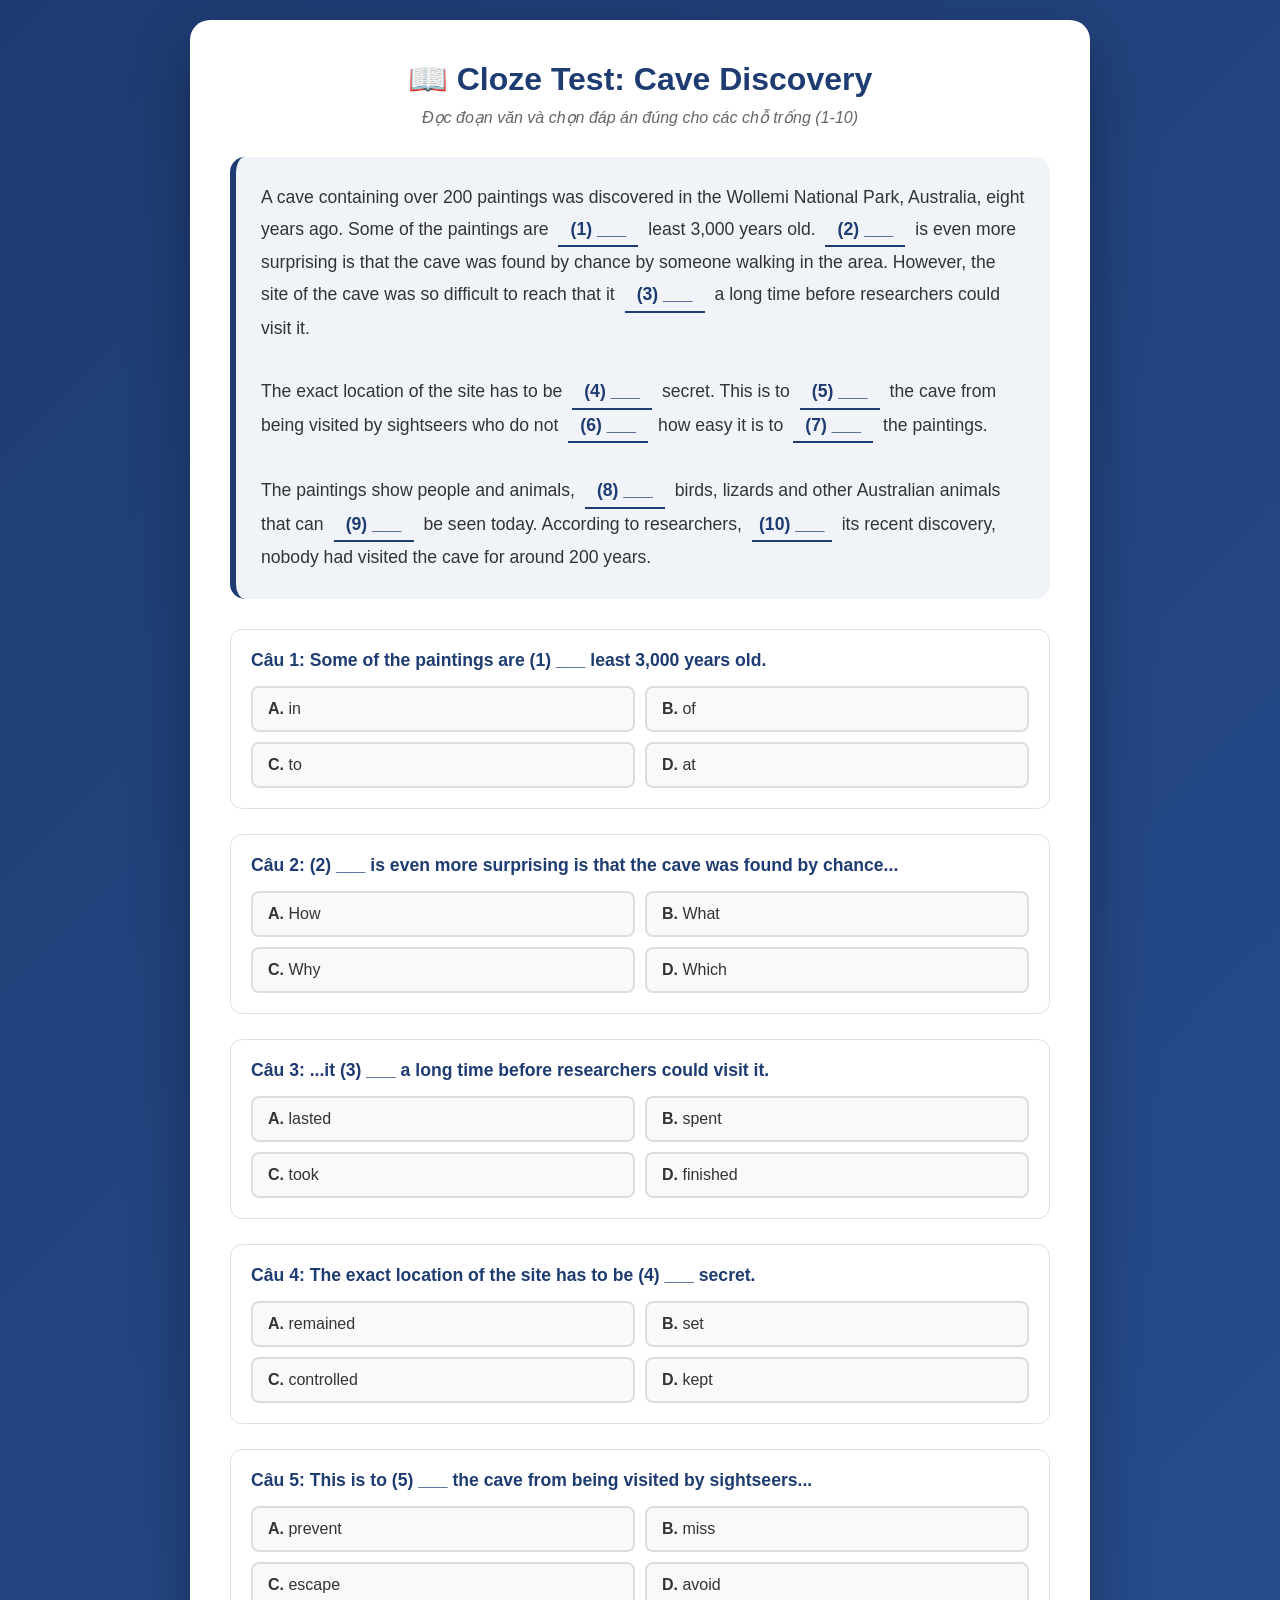
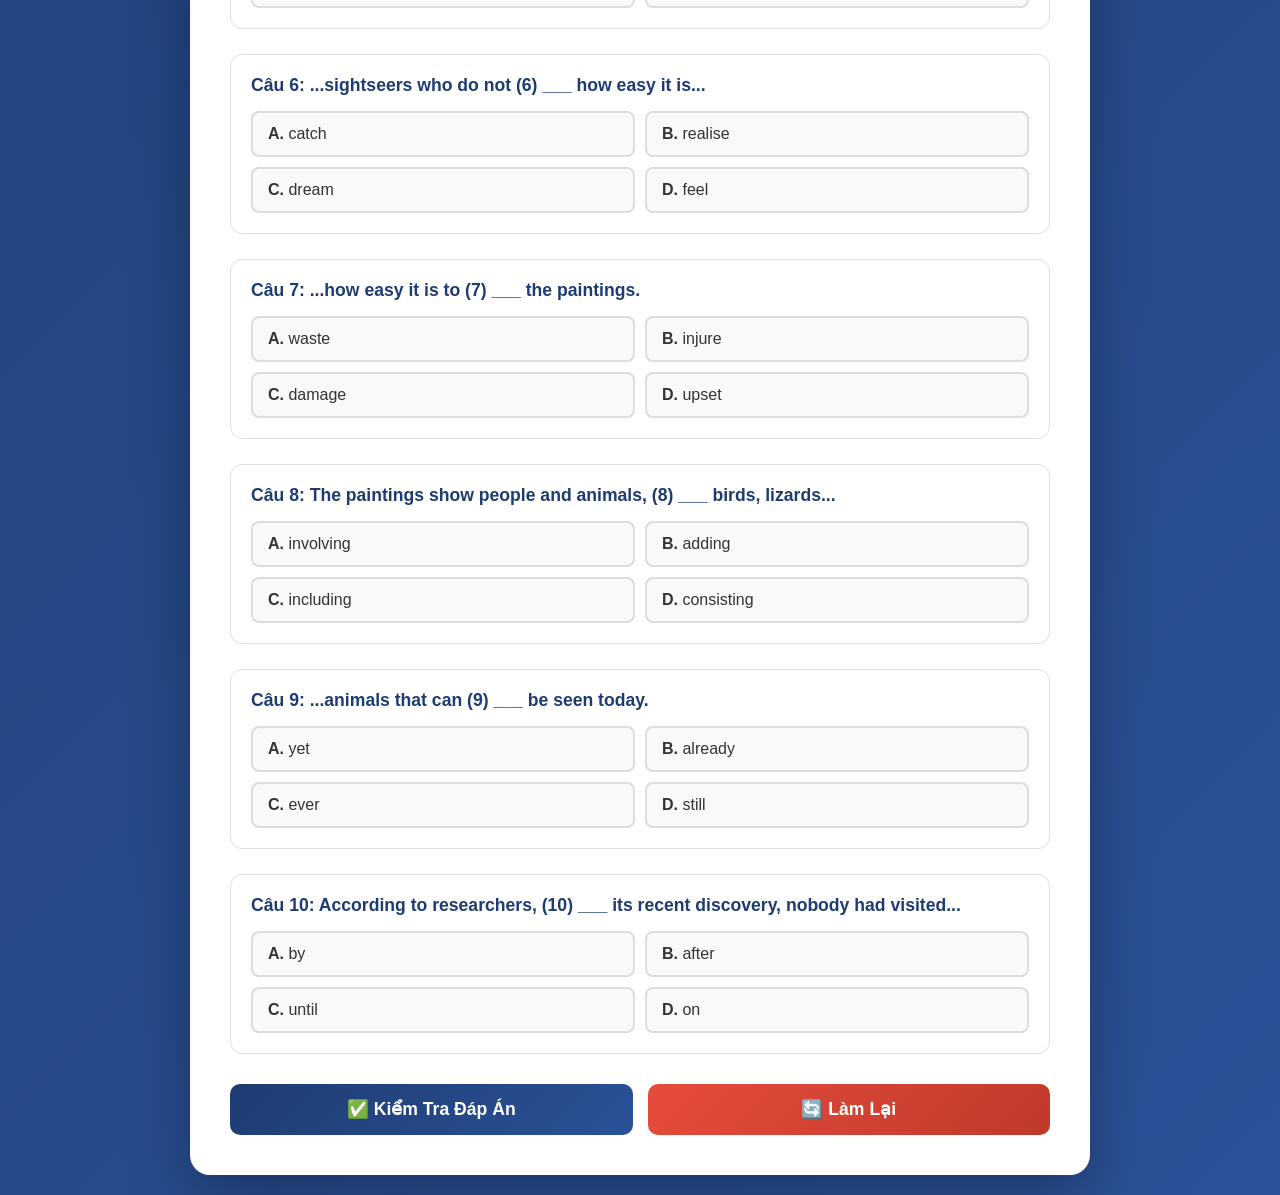
<file: Qwen_html_20261116_p9a9bsocw.html>
<!DOCTYPE html>
<html lang="vi">
<head>
    <meta charset="UTF-8">
    <meta name="viewport" content="width=device-width, initial-scale=1.0">
    <title>Cloze Test: Cave Discovery</title>
    <style>
        * {
            margin: 0;
            padding: 0;
            box-sizing: border-box;
        }

        body {
            font-family: 'Segoe UI', Tahoma, Geneva, Verdana, sans-serif;
            background: linear-gradient(135deg, #1e3c72 0%, #2a5298 100%);
            min-height: 100vh;
            padding: 20px;
            color: #333;
        }

        .container {
            max-width: 900px;
            margin: 0 auto;
            background: white;
            border-radius: 20px;
            padding: 40px;
            box-shadow: 0 20px 60px rgba(0,0,0,0.3);
        }

        h1 {
            text-align: center;
            color: #1e3c72;
            margin-bottom: 10px;
            font-size: 2em;
        }

        .subtitle {
            text-align: center;
            color: #666;
            margin-bottom: 30px;
            font-style: italic;
        }

        .reading-text {
            background: #f0f4f8;
            padding: 25px;
            border-radius: 15px;
            border-left: 6px solid #1e3c72;
            font-size: 1.1em;
            line-height: 1.8;
            margin-bottom: 30px;
        }

        .blank {
            display: inline-block;
            min-width: 80px;
            border-bottom: 2px solid #1e3c72;
            text-align: center;
            font-weight: bold;
            color: #1e3c72;
            margin: 0 5px;
            padding: 0 5px;
        }

        .question-block {
            margin-bottom: 25px;
            padding: 20px;
            background: #fff;
            border: 1px solid #e0e0e0;
            border-radius: 12px;
            transition: all 0.3s;
        }

        .question-block:hover {
            box-shadow: 0 5px 15px rgba(0,0,0,0.1);
        }

        .q-header {
            font-weight: bold;
            font-size: 1.1em;
            margin-bottom: 15px;
            color: #1e3c72;
        }

        .options-grid {
            display: grid;
            grid-template-columns: 1fr 1fr;
            gap: 10px;
        }

        .option {
            padding: 12px 15px;
            background: #f8f9fa;
            border: 2px solid #ddd;
            border-radius: 8px;
            cursor: pointer;
            transition: all 0.2s;
        }

        .option:hover {
            border-color: #1e3c72;
            background: #e8f0fe;
        }

        .option.selected {
            border-color: #1e3c72;
            background: #1e3c72;
            color: white;
        }

        .option.correct {
            border-color: #27ae60;
            background: #27ae60;
            color: white;
        }

        .option.incorrect {
            border-color: #e74c3c;
            background: #e74c3c;
            color: white;
        }

        .btn-group {
            display: flex;
            gap: 15px;
            margin-top: 30px;
        }

        .btn {
            flex: 1;
            padding: 15px;
            border: none;
            border-radius: 10px;
            font-size: 1.1em;
            font-weight: bold;
            cursor: pointer;
            transition: all 0.3s;
            color: white;
        }

        .btn-check {
            background: linear-gradient(135deg, #1e3c72, #2a5298);
        }

        .btn-check:hover {
            transform: translateY(-2px);
            box-shadow: 0 10px 20px rgba(30,60,114,0.4);
        }

        .btn-reset {
            background: linear-gradient(135deg, #e74c3c, #c0392b);
        }

        .btn-reset:hover {
            transform: translateY(-2px);
            box-shadow: 0 10px 20px rgba(231,76,60,0.4);
        }

        .result-box {
            text-align: center;
            padding: 20px;
            margin-top: 20px;
            border-radius: 12px;
            font-size: 1.2em;
            display: none;
        }

        .result-box.show {
            display: block;
        }

        .explanation {
            margin-top: 10px;
            padding: 10px;
            background: #fff3cd;
            border-radius: 6px;
            font-size: 0.9em;
            color: #856404;
            display: none;
        }

        .explanation.show {
            display: block;
        }

        @media (max-width: 600px) {
            .options-grid {
                grid-template-columns: 1fr;
            }
        }
    </style>
</head>
<body>
    <div class="container">
        <h1>📖 Cloze Test: Cave Discovery</h1>
        <p class="subtitle">Đọc đoạn văn và chọn đáp án đúng cho các chỗ trống (1-10)</p>

        <div class="reading-text">
            A cave containing over 200 paintings was discovered in the Wollemi National Park, Australia, eight years ago. Some of the paintings are <span class="blank">(1) ___</span> least 3,000 years old. <span class="blank">(2) ___</span> is even more surprising is that the cave was found by chance by someone walking in the area. However, the site of the cave was so difficult to reach that it <span class="blank">(3) ___</span> a long time before researchers could visit it.
            <br><br>
            The exact location of the site has to be <span class="blank">(4) ___</span> secret. This is to <span class="blank">(5) ___</span> the cave from being visited by sightseers who do not <span class="blank">(6) ___</span> how easy it is to <span class="blank">(7) ___</span> the paintings.
            <br><br>
            The paintings show people and animals, <span class="blank">(8) ___</span> birds, lizards and other Australian animals that can <span class="blank">(9) ___</span> be seen today. According to researchers, <span class="blank">(10) ___</span> its recent discovery, nobody had visited the cave for around 200 years.
        </div>

        <div id="quiz-container"></div>

        <div class="btn-group">
            <button class="btn btn-check" onclick="checkAnswers()">✅ Kiểm Tra Đáp Án</button>
            <button class="btn btn-reset" onclick="resetQuiz()">🔄 Làm Lại</button>
        </div>

        <div id="result" class="result-box"></div>
    </div>

    <script>
        const quizData = [
            {
                id: 1,
                text: "Some of the paintings are (1) ___ least 3,000 years old.",
                options: ["in", "of", "to", "at"],
                correct: 3, // D. at
                explanation: "Cụm từ 'at least' nghĩa là 'ít nhất'."
            },
            {
                id: 2,
                text: "(2) ___ is even more surprising is that the cave was found by chance...",
                options: ["How", "What", "Why", "Which"],
                correct: 1, // B. What
                explanation: "'What' đóng vai trò chủ ngữ cho mệnh đề danh ngữ (What is even more surprising...)."
            },
            {
                id: 3,
                text: "...it (3) ___ a long time before researchers could visit it.",
                options: ["lasted", "spent", "took", "finished"],
                correct: 2, // C. took
                explanation: "Cấu trúc 'It takes/took + time + to do sth' hoặc 'It took + time + before...' (Mất bao lâu để...)."
            },
            {
                id: 4,
                text: "The exact location of the site has to be (4) ___ secret.",
                options: ["remained", "set", "controlled", "kept"],
                correct: 3, // D. kept
                explanation: "Cụm từ 'keep secret' (giữ bí mật). Dạng bị động: 'be kept secret'."
            },
            {
                id: 5,
                text: "This is to (5) ___ the cave from being visited by sightseers...",
                options: ["prevent", "miss", "escape", "avoid"],
                correct: 0, // A. prevent
                explanation: "Cấu trúc 'prevent sth/sb from doing sth' (ngăn cản cái gì/khỏi làm gì)."
            },
            {
                id: 6,
                text: "...sightseers who do not (6) ___ how easy it is...",
                options: ["catch", "realise", "dream", "feel"],
                correct: 1, // B. realise
                explanation: "'Realise' nghĩa là nhận ra, nhận thức được."
            },
            {
                id: 7,
                text: "...how easy it is to (7) ___ the paintings.",
                options: ["waste", "injure", "damage", "upset"],
                correct: 2, // C. damage
                explanation: "'Damage' dùng cho vật thể (làm hư hại bức tranh). 'Injure' dùng cho người."
            },
            {
                id: 8,
                text: "The paintings show people and animals, (8) ___ birds, lizards...",
                options: ["involving", "adding", "including", "consisting"],
                correct: 2, // C. including
                explanation: "'Including' nghĩa là 'bao gồm' (liệt kê thêm)."
            },
            {
                id: 9,
                text: "...animals that can (9) ___ be seen today.",
                options: ["yet", "already", "ever", "still"],
                correct: 3, // D. still
                explanation: "'Still' nghĩa là 'vẫn còn' (vẫn có thể thấy ngày nay)."
            },
            {
                id: 10,
                text: "According to researchers, (10) ___ its recent discovery, nobody had visited...",
                options: ["by", "after", "until", "on"],
                correct: 2, // C. until
                explanation: "'Until' nghĩa là 'cho đến khi'. Cho đến khi được phát hiện gần đây, chưa ai đến thăm."
            }
        ];

        let userAnswers = {};

        function renderQuiz() {
            const container = document.getElementById('quiz-container');
            container.innerHTML = '';

            quizData.forEach((q, index) => {
                const block = document.createElement('div');
                block.className = 'question-block';
                block.innerHTML = `
                    <div class="q-header">Câu ${q.id}: ${q.text}</div>
                    <div class="options-grid">
                        ${q.options.map((opt, i) => `
                            <div class="option" onclick="selectOption(${q.id}, ${i}, this)">
                                <strong>${String.fromCharCode(65 + i)}.</strong> ${opt}
                            </div>
                        `).join('')}
                    </div>
                    <div class="explanation" id="exp-${q.id}">💡 ${q.explanation}</div>
                `;
                container.appendChild(block);
            });
        }

        function selectOption(qId, optIndex, element) {
            userAnswers[qId] = optIndex;
            const parent = element.parentElement;
            const options = parent.querySelectorAll('.option');
            options.forEach(opt => opt.classList.remove('selected'));
            element.classList.add('selected');
        }

        function checkAnswers() {
            let score = 0;
            
            quizData.forEach(q => {
                const block = document.querySelectorAll('.question-block')[quizData.indexOf(q)];
                const options = block.querySelectorAll('.option');
                const exp = document.getElementById(`exp-${q.id}`);

                options.forEach((opt, i) => {
                    opt.style.pointerEvents = 'none';
                    if (i === q.correct) {
                        opt.classList.add('correct');
                    } else if (userAnswers[q.id] === i) {
                        opt.classList.add('incorrect');
                    }
                });

                if (userAnswers[q.id] === q.correct) score++;
                exp.classList.add('show');
            });

            const resultDiv = document.getElementById('result');
            const percent = Math.round((score / quizData.length) * 100);
            let msg = '';
            let colorClass = '';

            if (percent >= 80) {
                msg = `🌟 Tuyệt vời! ${score}/${quizData.length} (${percent}%)`;
                colorClass = 'background: #27ae60; color: white;';
            } else if (percent >= 50) {
                msg = `👍 Khá tốt! ${score}/${quizData.length} (${percent}%)`;
                colorClass = 'background: #f39c12; color: white;';
            } else {
                msg = `💪 Cố gắng lên! ${score}/${quizData.length} (${percent}%)`;
                colorClass = 'background: #e74c3c; color: white;';
            }

            resultDiv.style.cssText = colorClass;
            resultDiv.innerHTML = msg;
            resultDiv.classList.add('show');
            window.scrollTo({ top: document.body.scrollHeight, behavior: 'smooth' });
        }

        function resetQuiz() {
            userAnswers = {};
            document.getElementById('result').classList.remove('show');
            renderQuiz();
            window.scrollTo({ top: 0, behavior: 'smooth' });
        }

        renderQuiz();
    </script>
</body>
</html>
</file>
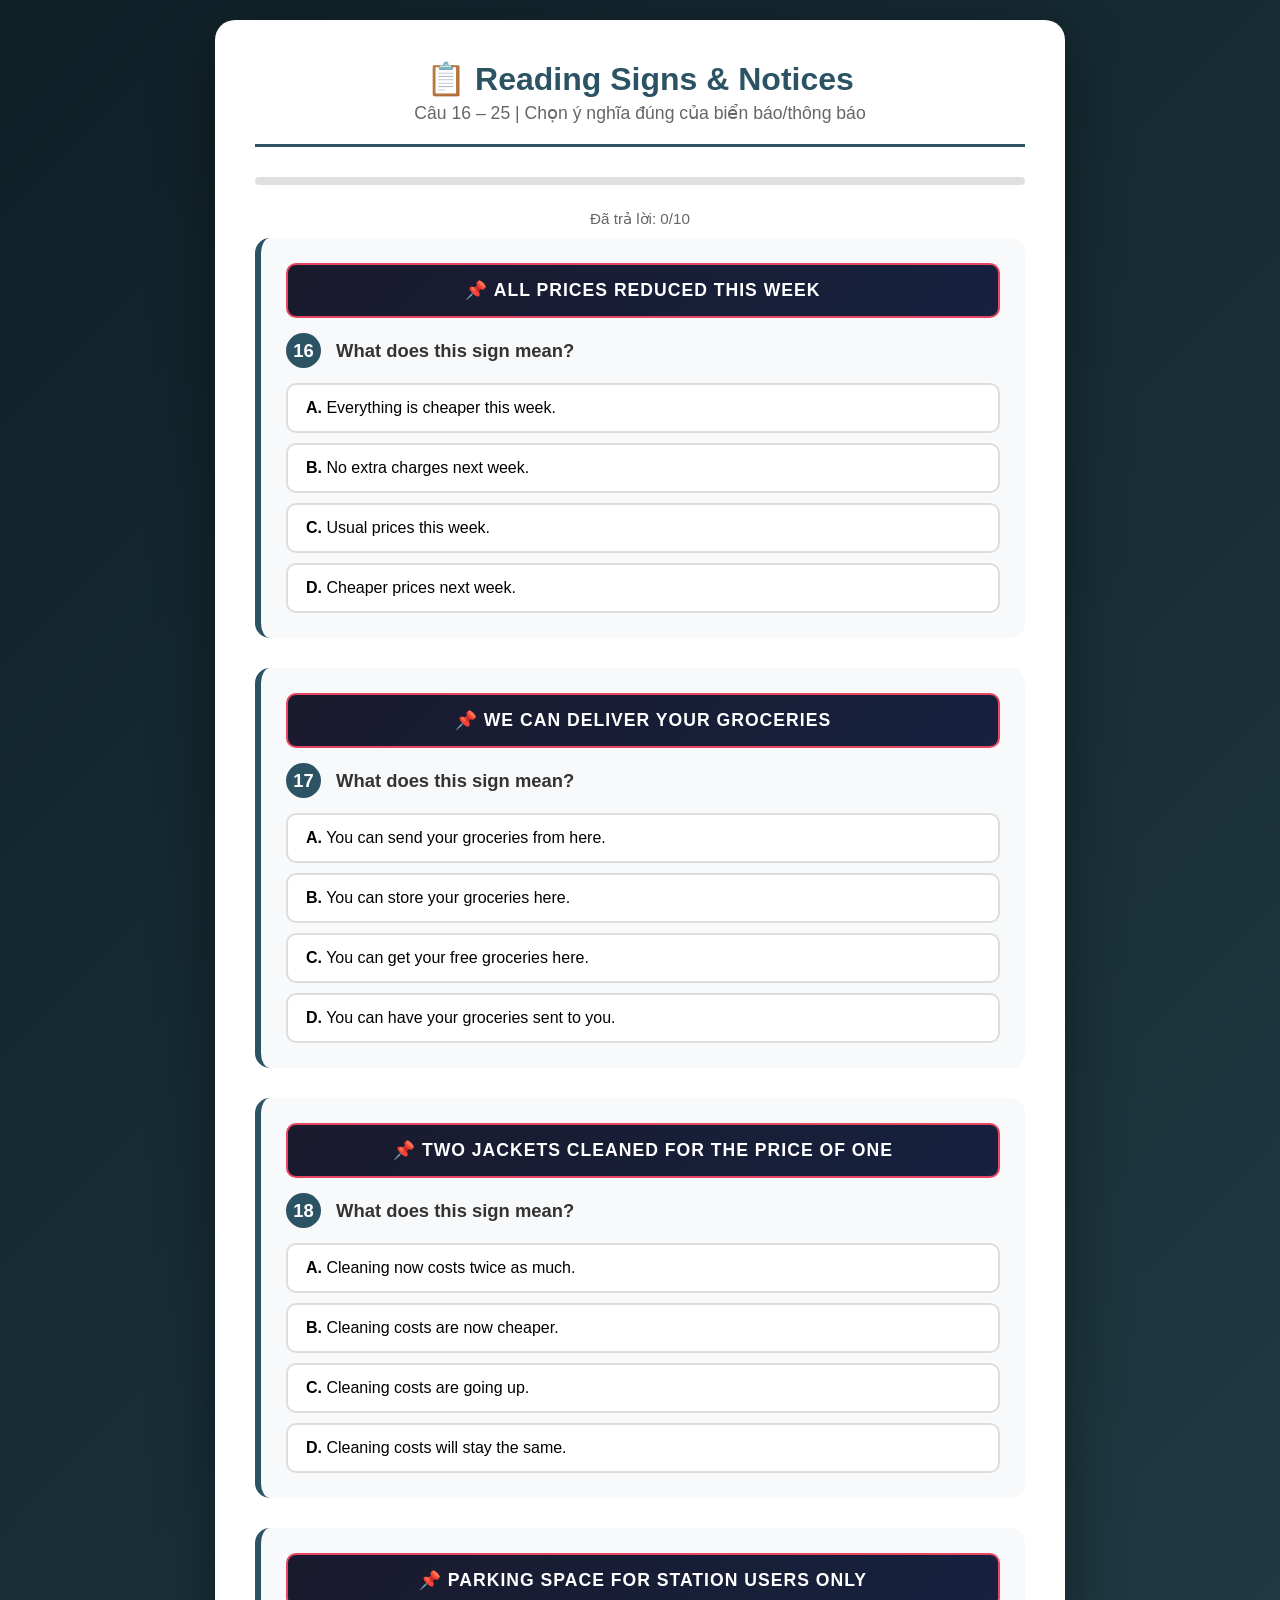
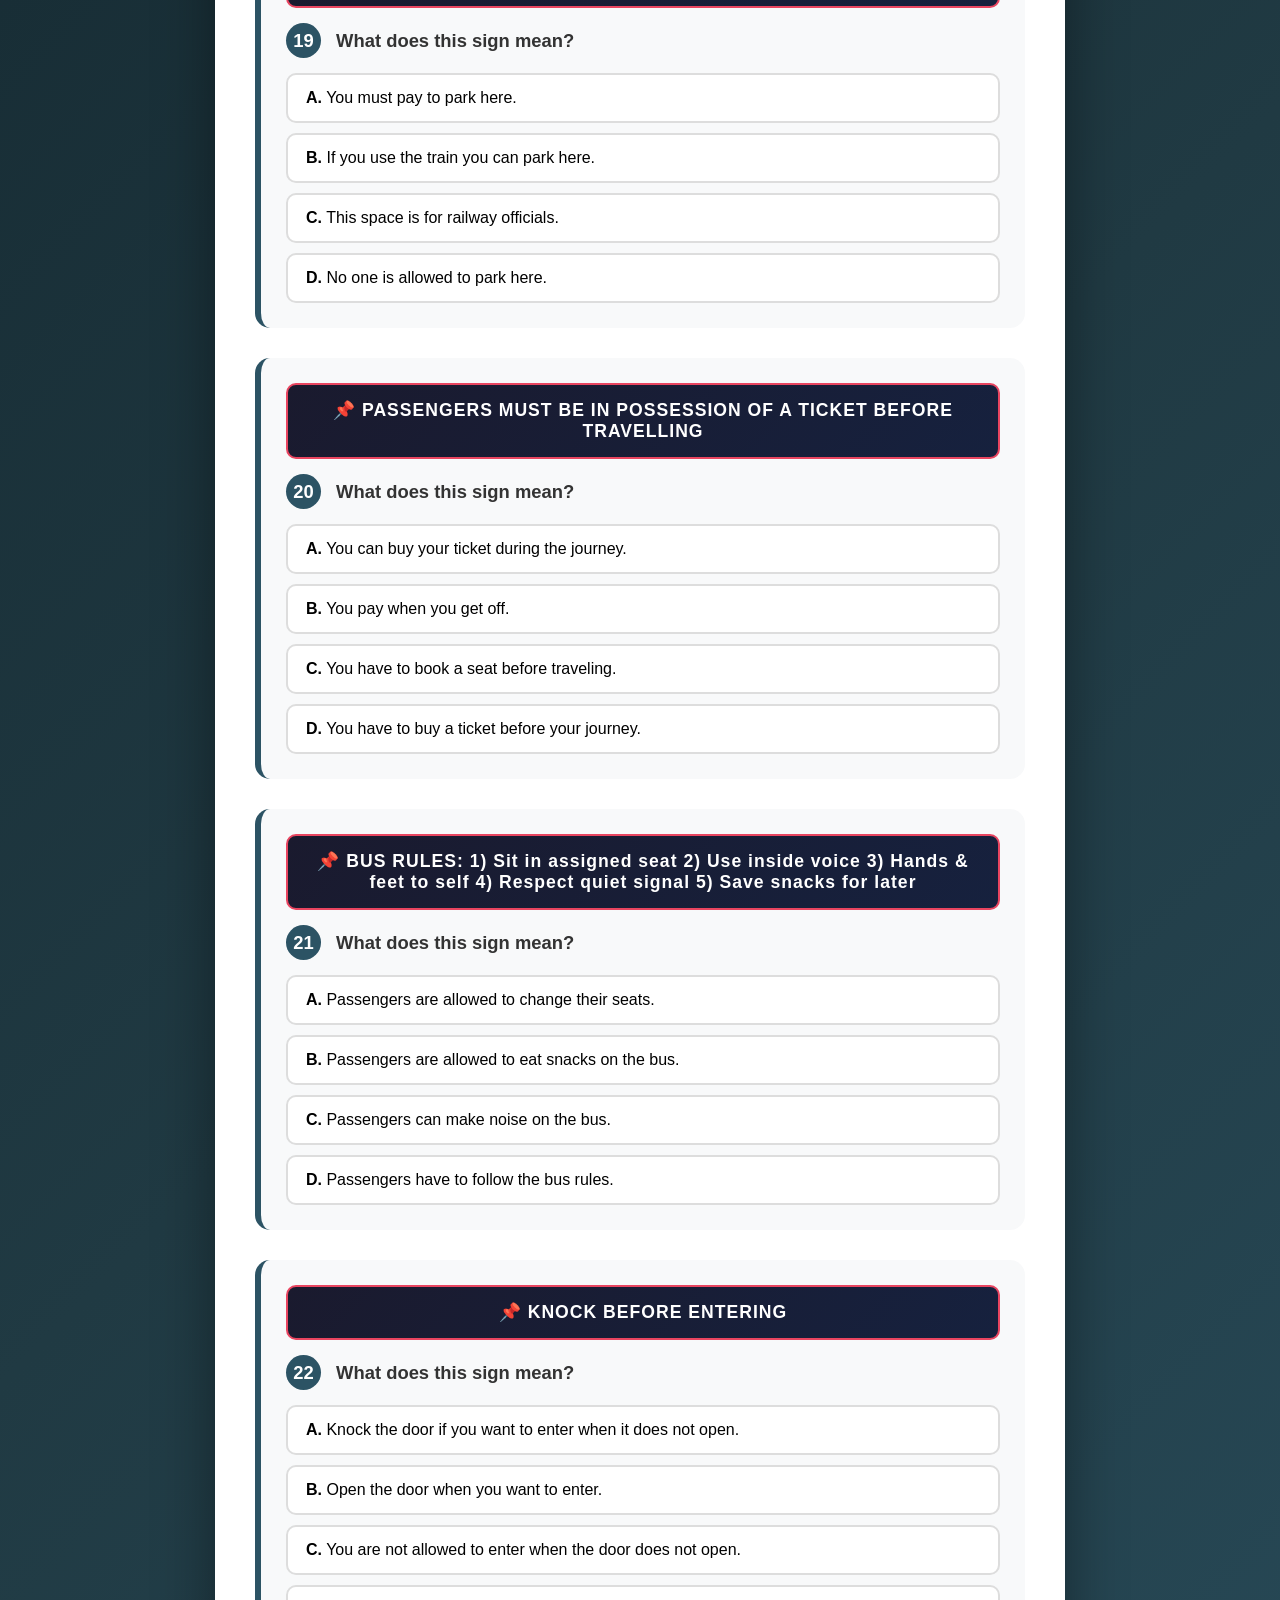
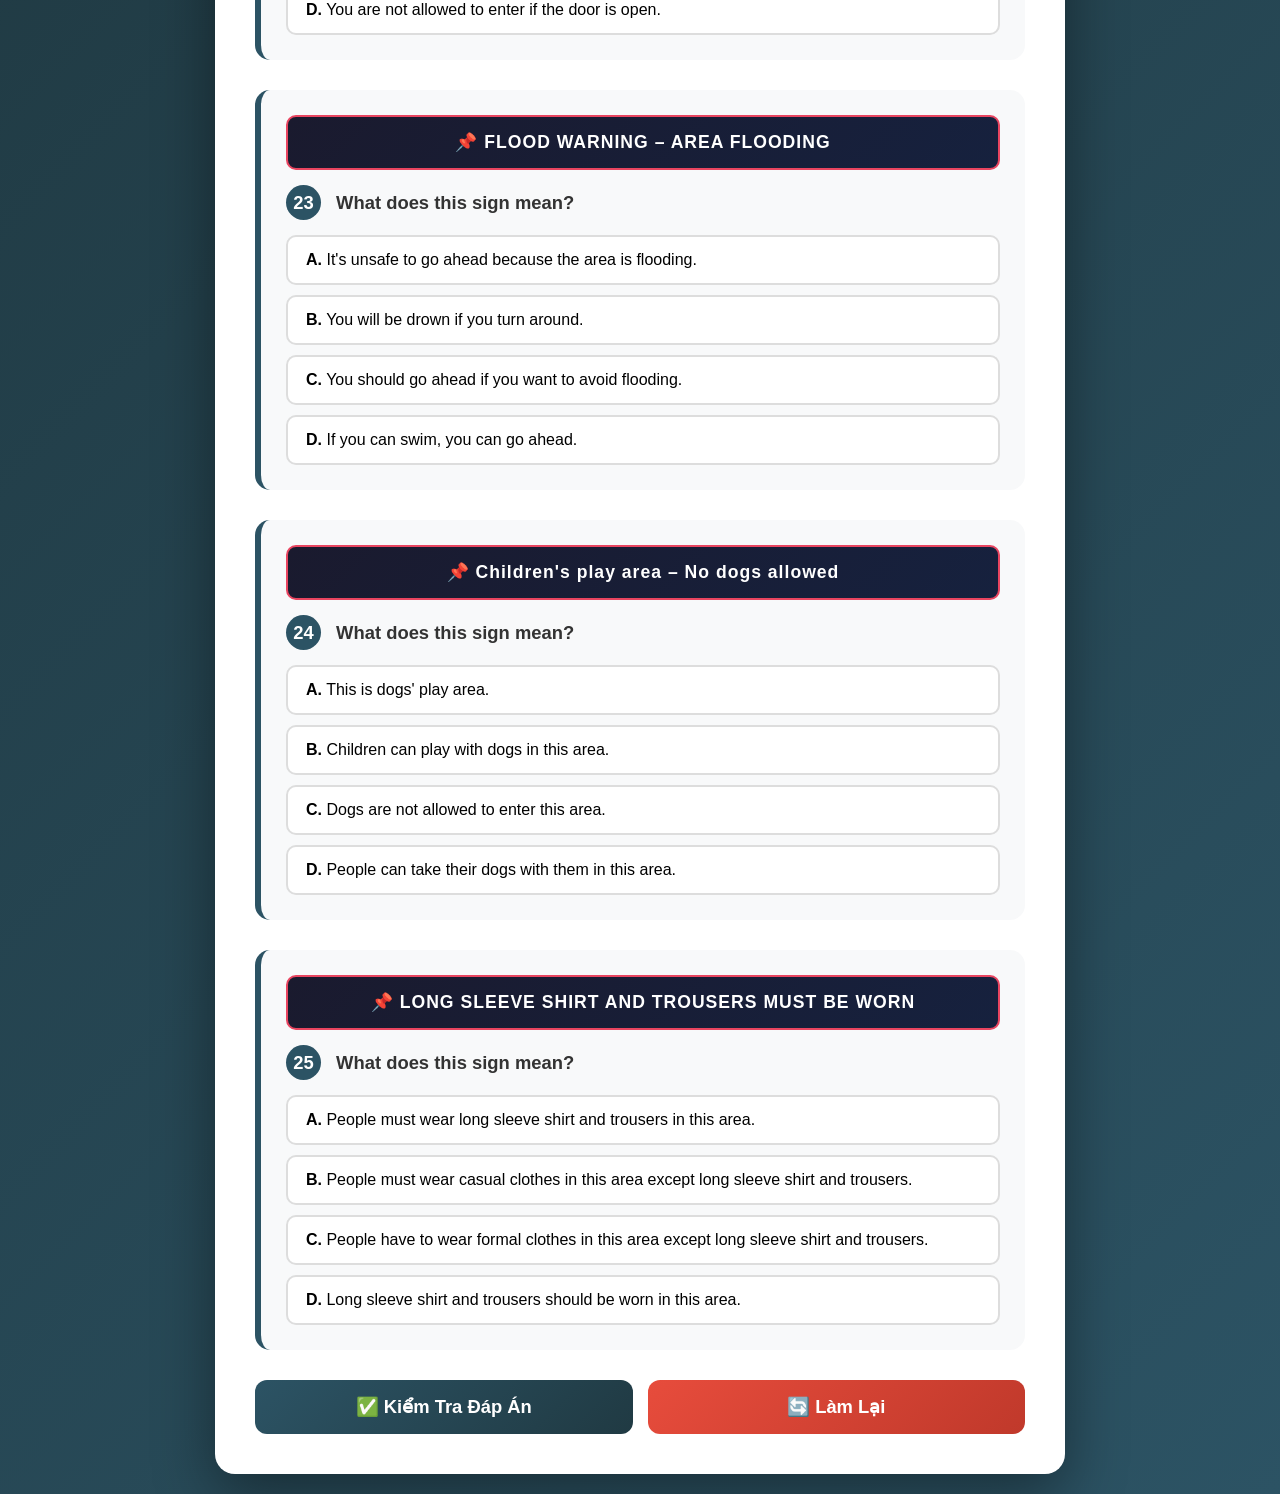
<file: Qwen_html_20261116_t42mjcupo.html>
<!DOCTYPE html>
<html lang="vi">
<head>
    <meta charset="UTF-8">
    <meta name="viewport" content="width=device-width, initial-scale=1.0">
    <title>Quiz 16-25 | Reading Signs & Notices</title>
    <style>
        * {
            margin: 0;
            padding: 0;
            box-sizing: border-box;
        }

        body {
            font-family: 'Segoe UI', Tahoma, Geneva, Verdana, sans-serif;
            background: linear-gradient(135deg, #0f2027 0%, #203a43 50%, #2c5364 100%);
            min-height: 100vh;
            padding: 20px;
        }

        .container {
            max-width: 850px;
            margin: 0 auto;
            background: white;
            border-radius: 20px;
            padding: 40px;
            box-shadow: 0 20px 60px rgba(0,0,0,0.4);
        }

        .header {
            text-align: center;
            margin-bottom: 30px;
            padding-bottom: 20px;
            border-bottom: 3px solid #2c5364;
        }

        h1 {
            color: #2c5364;
            font-size: 2em;
            margin-bottom: 5px;
        }

        .subtitle {
            color: #666;
            font-size: 1.1em;
        }

        .sign-box {
            background: linear-gradient(135deg, #1a1a2e, #16213e);
            color: white;
            padding: 15px 20px;
            border-radius: 10px;
            text-align: center;
            font-size: 1.1em;
            font-weight: bold;
            margin-bottom: 15px;
            letter-spacing: 1px;
            border: 2px solid #e94560;
        }

        .question {
            margin-bottom: 30px;
            padding: 25px;
            background: #f8f9fa;
            border-radius: 15px;
            border-left: 6px solid #2c5364;
            transition: all 0.3s;
        }

        .question:hover {
            box-shadow: 0 5px 15px rgba(0,0,0,0.1);
        }

        .question-number {
            display: inline-block;
            background: #2c5364;
            color: white;
            width: 35px;
            height: 35px;
            border-radius: 50%;
            text-align: center;
            line-height: 35px;
            font-weight: bold;
            margin-right: 10px;
        }

        .question-text {
            font-size: 1.15em;
            margin-bottom: 15px;
            color: #333;
            font-weight: 600;
        }

        .options {
            display: flex;
            flex-direction: column;
            gap: 10px;
        }

        .option {
            padding: 14px 18px;
            background: white;
            border: 2px solid #ddd;
            border-radius: 10px;
            cursor: pointer;
            transition: all 0.3s;
            font-size: 1em;
        }

        .option:hover {
            border-color: #2c5364;
            background: #e8f4f8;
            transform: translateX(5px);
        }

        .option.selected {
            border-color: #2c5364;
            background: #2c5364;
            color: white;
        }

        .option.correct {
            border-color: #27ae60;
            background: #27ae60;
            color: white;
            animation: pulse 0.5s;
        }

        .option.incorrect {
            border-color: #e74c3c;
            background: #e74c3c;
            color: white;
        }

        @keyframes pulse {
            0%, 100% { transform: scale(1); }
            50% { transform: scale(1.02); }
        }

        .btn-group {
            display: flex;
            gap: 15px;
            margin-top: 30px;
        }

        .btn {
            flex: 1;
            padding: 16px;
            border: none;
            border-radius: 12px;
            font-size: 1.15em;
            font-weight: bold;
            cursor: pointer;
            transition: all 0.3s;
        }

        .btn-check {
            background: linear-gradient(135deg, #2c5364, #203a43);
            color: white;
        }

        .btn-check:hover {
            transform: translateY(-3px);
            box-shadow: 0 10px 20px rgba(44,83,100,0.4);
        }

        .btn-reset {
            background: linear-gradient(135deg, #e74c3c, #c0392b);
            color: white;
        }

        .btn-reset:hover {
            transform: translateY(-3px);
            box-shadow: 0 10px 20px rgba(231,76,60,0.4);
        }

        .result {
            text-align: center;
            padding: 25px;
            margin-top: 25px;
            border-radius: 15px;
            font-size: 1.3em;
            display: none;
        }

        .result.show {
            display: block;
            animation: slideDown 0.5s;
        }

        @keyframes slideDown {
            from { opacity: 0; transform: translateY(-20px); }
            to { opacity: 1; transform: translateY(0); }
        }

        .result.good {
            background: linear-gradient(135deg, #27ae60, #2ecc71);
            color: white;
        }

        .result.medium {
            background: linear-gradient(135deg, #f39c12, #e67e22);
            color: white;
        }

        .result.bad {
            background: linear-gradient(135deg, #e74c3c, #c0392b);
            color: white;
        }

        .explanation {
            margin-top: 12px;
            padding: 12px 15px;
            background: #fff3cd;
            border-radius: 8px;
            font-size: 0.92em;
            color: #856404;
            display: none;
            border-left: 4px solid #ffc107;
        }

        .explanation.show {
            display: block;
        }

        .progress-bar {
            width: 100%;
            height: 8px;
            background: #e0e0e0;
            border-radius: 4px;
            margin-bottom: 25px;
            overflow: hidden;
        }

        .progress-fill {
            height: 100%;
            background: linear-gradient(90deg, #2c5364, #e94560);
            border-radius: 4px;
            transition: width 0.5s;
            width: 0%;
        }

        .score-display {
            text-align: center;
            font-size: 0.95em;
            color: #666;
            margin-bottom: 10px;
        }
    </style>
</head>
<body>
    <div class="container">
        <div class="header">
            <h1>📋 Reading Signs & Notices</h1>
            <p class="subtitle">Câu 16 – 25 | Chọn ý nghĩa đúng của biển báo/thông báo</p>
        </div>

        <div class="progress-bar">
            <div class="progress-fill" id="progressFill"></div>
        </div>
        <div class="score-display" id="scoreDisplay">Đã trả lời: 0/10</div>

        <div id="quiz"></div>

        <div class="btn-group">
            <button class="btn btn-check" onclick="checkAnswers()">✅ Kiểm Tra Đáp Án</button>
            <button class="btn btn-reset" onclick="resetQuiz()">🔄 Làm Lại</button>
        </div>

        <div id="result" class="result"></div>
    </div>

    <script>
        const questions = [
            {
                id: 16,
                sign: "ALL PRICES REDUCED THIS WEEK",
                text: "What does this sign mean?",
                options: [
                    "Everything is cheaper this week.",
                    "No extra charges next week.",
                    "Usual prices this week.",
                    "Cheaper prices next week."
                ],
                correct: 0,
                explanation: "'All prices reduced this week' = Tất cả giá đều được giảm trong tuần này → Everything is cheaper this week."
            },
            {
                id: 17,
                sign: "WE CAN DELIVER YOUR GROCERIES",
                text: "What does this sign mean?",
                options: [
                    "You can send your groceries from here.",
                    "You can store your groceries here.",
                    "You can get your free groceries here.",
                    "You can have your groceries sent to you."
                ],
                correct: 3,
                explanation: "'Deliver' = giao hàng đến tận nơi → You can have your groceries sent to you (bạn có thể được giao tạp hóa tận nhà)."
            },
            {
                id: 18,
                sign: "TWO JACKETS CLEANED FOR THE PRICE OF ONE",
                text: "What does this sign mean?",
                options: [
                    "Cleaning now costs twice as much.",
                    "Cleaning costs are now cheaper.",
                    "Cleaning costs are going up.",
                    "Cleaning costs will stay the same."
                ],
                correct: 1,
                explanation: "2 áo giặt với giá 1 áo = giảm giá → Cleaning costs are now cheaper (chi phí giặt là rẻ hơn)."
            },
            {
                id: 19,
                sign: "PARKING SPACE FOR STATION USERS ONLY",
                text: "What does this sign mean?",
                options: [
                    "You must pay to park here.",
                    "If you use the train you can park here.",
                    "This space is for railway officials.",
                    "No one is allowed to park here."
                ],
                correct: 1,
                explanation: "'Station users only' = chỉ dành cho người sử dụng nhà ga → If you use the train you can park here."
            },
            {
                id: 20,
                sign: "PASSENGERS MUST BE IN POSSESSION OF A TICKET BEFORE TRAVELLING",
                text: "What does this sign mean?",
                options: [
                    "You can buy your ticket during the journey.",
                    "You pay when you get off.",
                    "You have to book a seat before traveling.",
                    "You have to buy a ticket before your journey."
                ],
                correct: 3,
                explanation: "'In possession of a ticket before travelling' = phải có vé trước khi đi → You have to buy a ticket before your journey."
            },
            {
                id: 21,
                sign: "BUS RULES: 1) Sit in assigned seat 2) Use inside voice 3) Hands & feet to self 4) Respect quiet signal 5) Save snacks for later",
                text: "What does this sign mean?",
                options: [
                    "Passengers are allowed to change their seats.",
                    "Passengers are allowed to eat snacks on the bus.",
                    "Passengers can make noise on the bus.",
                    "Passengers have to follow the bus rules."
                ],
                correct: 3,
                explanation: "Biển báo liệt kê các quy tắc trên xe buýt → Passengers have to follow the bus rules (hành khách phải tuân theo quy tắc)."
            },
            {
                id: 22,
                sign: "KNOCK BEFORE ENTERING",
                text: "What does this sign mean?",
                options: [
                    "Knock the door if you want to enter when it does not open.",
                    "Open the door when you want to enter.",
                    "You are not allowed to enter when the door does not open.",
                    "You are not allowed to enter if the door is open."
                ],
                correct: 0,
                explanation: "'Knock before entering' = gõ cửa trước khi vào → Knock the door if you want to enter when it does not open."
            },
            {
                id: 23,
                sign: "FLOOD WARNING – AREA FLOODING",
                text: "What does this sign mean?",
                options: [
                    "It's unsafe to go ahead because the area is flooding.",
                    "You will be drown if you turn around.",
                    "You should go ahead if you want to avoid flooding.",
                    "If you can swim, you can go ahead."
                ],
                correct: 0,
                explanation: "Cảnh báo lũ → It's unsafe to go ahead because the area is flooding (không an toàn để đi tiếp vì khu vực đang bị lũ)."
            },
            {
                id: 24,
                sign: "Children's play area – No dogs allowed",
                text: "What does this sign mean?",
                options: [
                    "This is dogs' play area.",
                    "Children can play with dogs in this area.",
                    "Dogs are not allowed to enter this area.",
                    "People can take their dogs with them in this area."
                ],
                correct: 2,
                explanation: "'No dogs allowed' = không cho phép chó vào → Dogs are not allowed to enter this area."
            },
            {
                id: 25,
                sign: "LONG SLEEVE SHIRT AND TROUSERS MUST BE WORN",
                text: "What does this sign mean?",
                options: [
                    "People must wear long sleeve shirt and trousers in this area.",
                    "People must wear casual clothes in this area except long sleeve shirt and trousers.",
                    "People have to wear formal clothes in this area except long sleeve shirt and trousers.",
                    "Long sleeve shirt and trousers should be worn in this area."
                ],
                correct: 0,
                explanation: "'Must be worn' = bắt buộc phải mặc → People must wear long sleeve shirt and trousers in this area."
            }
        ];

        let userAnswers = {};

        function renderQuiz() {
            const quizDiv = document.getElementById('quiz');
            quizDiv.innerHTML = '';

            questions.forEach((q, index) => {
                const questionDiv = document.createElement('div');
                questionDiv.className = 'question';
                questionDiv.innerHTML = `
                    <div class="sign-box">📌 ${q.sign}</div>
                    <div class="question-text">
                        <span class="question-number">${q.id}</span>
                        ${q.text}
                    </div>
                    <div class="options">
                        ${q.options.map((opt, i) => `
                            <div class="option" onclick="selectOption(${q.id}, ${i}, this)">
                                <strong>${String.fromCharCode(65 + i)}.</strong> ${opt}
                            </div>
                        `).join('')}
                    </div>
                    <div class="explanation" id="explanation-${q.id}">
                        💡 ${q.explanation}
                    </div>
                `;
                quizDiv.appendChild(questionDiv);
            });
        }

        function selectOption(questionId, optionIndex, element) {
            userAnswers[questionId] = optionIndex;

            const options = element.parentElement.querySelectorAll('.option');
            options.forEach(opt => opt.classList.remove('selected'));
            element.classList.add('selected');

            updateProgress();
        }

        function updateProgress() {
            const answered = Object.keys(userAnswers).length;
            const percentage = (answered / questions.length) * 100;
            document.getElementById('progressFill').style.width = percentage + '%';
            document.getElementById('scoreDisplay').textContent = `Đã trả lời: ${answered}/${questions.length}`;
        }

        function checkAnswers() {
            let correct = 0;
            let total = questions.length;

            questions.forEach(q => {
                const questionDiv = document.querySelectorAll('.question')[questions.indexOf(q)];
                const options = questionDiv.querySelectorAll('.option');
                const explanation = document.getElementById(`explanation-${q.id}`);

                options.forEach((opt, i) => {
                    opt.style.pointerEvents = 'none';
                    if (i === q.correct) {
                        opt.classList.add('correct');
                    } else if (userAnswers[q.id] === i && i !== q.correct) {
                        opt.classList.add('incorrect');
                    }
                });

                if (userAnswers[q.id] === q.correct) {
                    correct++;
                }

                explanation.classList.add('show');
            });

            const resultDiv = document.getElementById('result');
            const percentage = Math.round((correct / total) * 100);

            let message = '';
            let className = '';

            if (percentage >= 80) {
                message = `🌟 Xuất sắc! ${correct}/${total} (${percentage}%)<br>Bạn đọc hiểu biển báo rất tốt!`;
                className = 'good';
            } else if (percentage >= 50) {
                message = `👍 Khá tốt! ${correct}/${total} (${percentage}%)<br>Cần ôn thêm một chút nhé!`;
                className = 'medium';
            } else {
                message = `💪 Cần cố gắng! ${correct}/${total} (${percentage}%)<br>Hãy đọc kỹ giải thích và làm lại nhé!`;
                className = 'bad';
            }

            resultDiv.className = 'result show ' + className;
            resultDiv.innerHTML = message;

            window.scrollTo({ top: document.body.scrollHeight, behavior: 'smooth' });
        }

        function resetQuiz() {
            userAnswers = {};
            document.getElementById('result').classList.remove('show');
            document.getElementById('progressFill').style.width = '0%';
            document.getElementById('scoreDisplay').textContent = 'Đã trả lời: 0/10';
            renderQuiz();
            window.scrollTo({ top: 0, behavior: 'smooth' });
        }

        renderQuiz();
    </script>
</body>
</html>
</file>
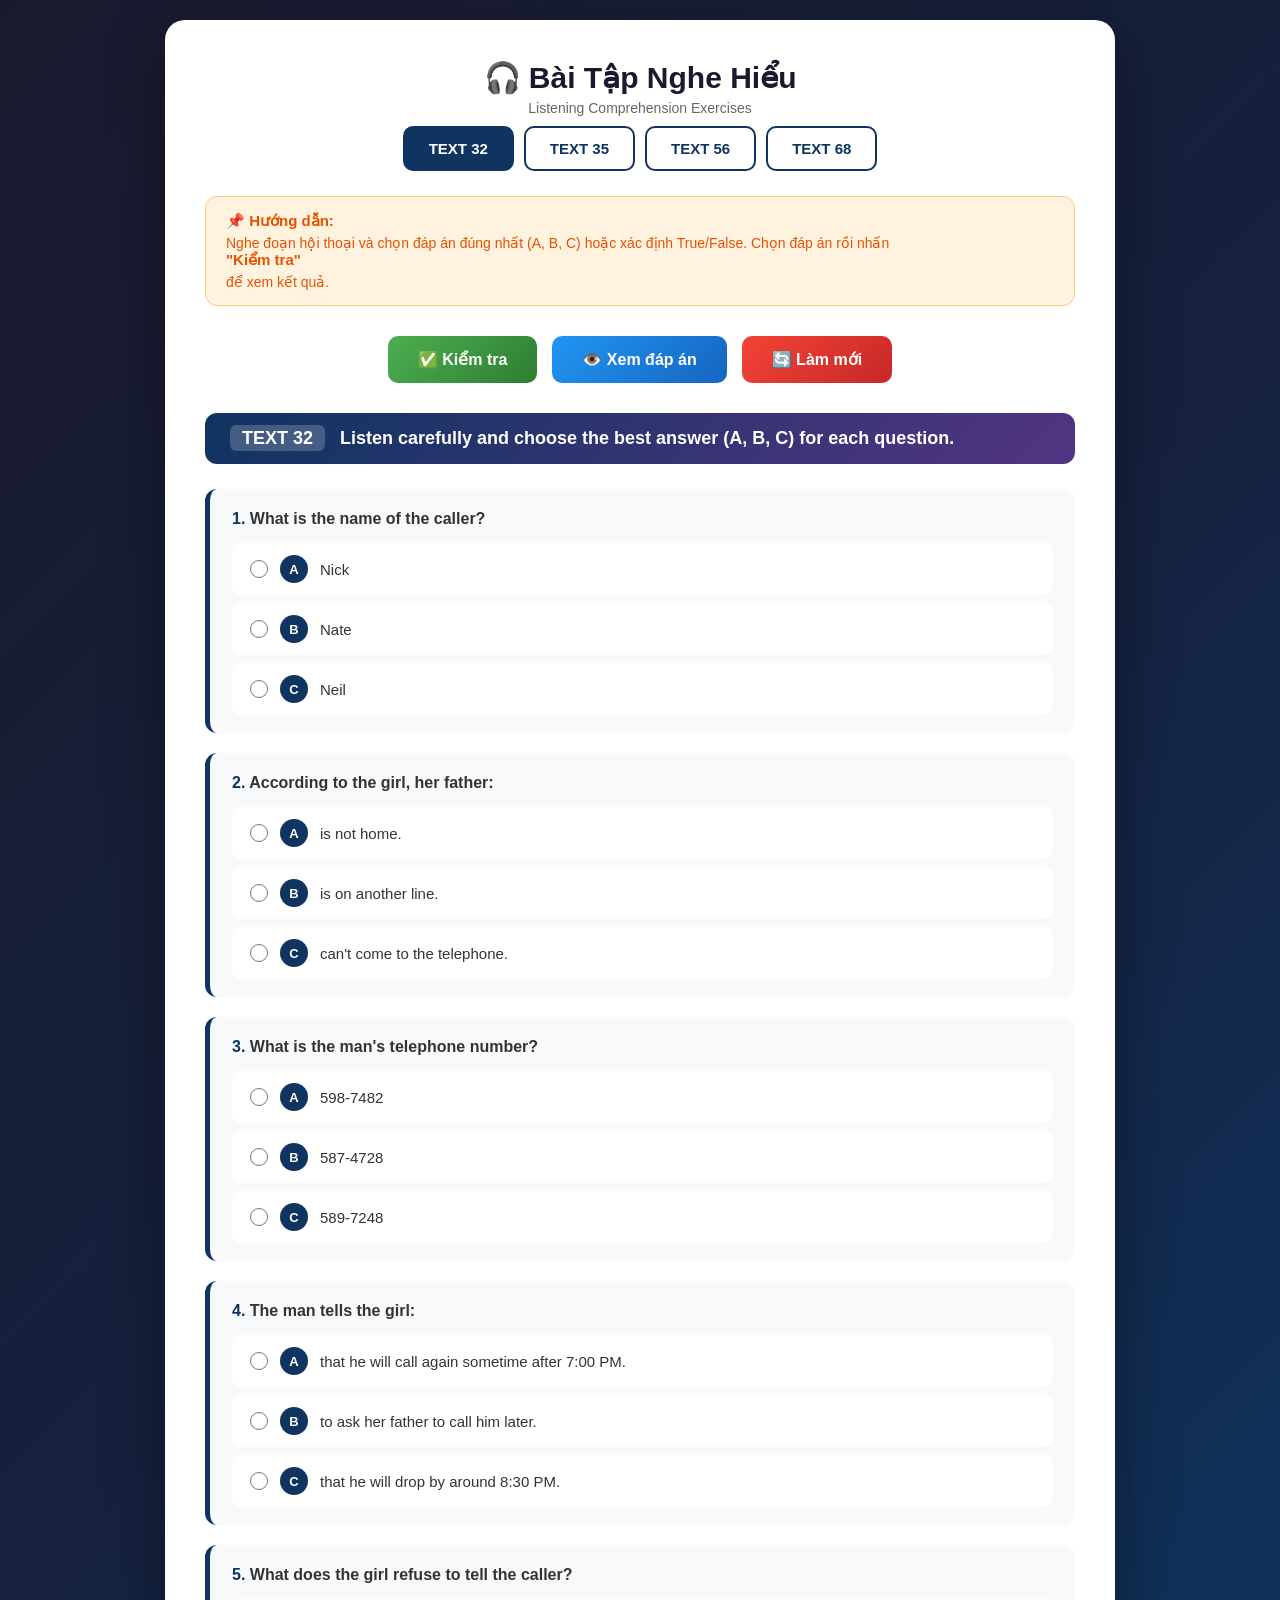
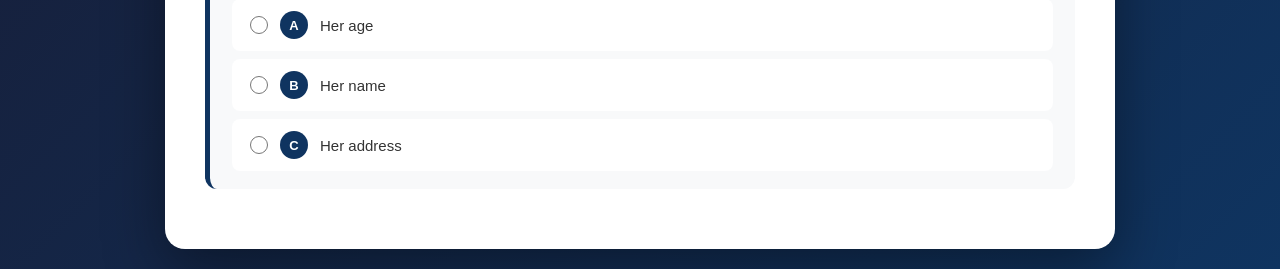
<file: Qwen_html_20261125_pvev2czov.html>
<!DOCTYPE html>
<html lang="vi">
<head>
    <meta charset="UTF-8">
    <meta name="viewport" content="width=device-width, initial-scale=1.0">
    <title>Bài Tập Nghe Hiểu - Listening Comprehension</title>
    <style>
        * {
            margin: 0;
            padding: 0;
            box-sizing: border-box;
        }

        body {
            font-family: 'Segoe UI', Tahoma, Geneva, Verdana, sans-serif;
            background: linear-gradient(135deg, #1a1a2e 0%, #16213e 50%, #0f3460 100%);
            min-height: 100vh;
            padding: 20px;
        }

        .container {
            max-width: 950px;
            margin: 0 auto;
            background: white;
            border-radius: 20px;
            padding: 40px;
            box-shadow: 0 20px 60px rgba(0,0,0,0.4);
        }

        h1 {
            text-align: center;
            color: #1a1a2e;
            margin-bottom: 5px;
            font-size: 30px;
        }

        .subtitle {
            text-align: center;
            color: #666;
            margin-bottom: 10px;
            font-size: 14px;
        }

        .tab-container {
            display: flex;
            justify-content: center;
            gap: 10px;
            margin-bottom: 25px;
            flex-wrap: wrap;
        }

        .tab-btn {
            padding: 12px 24px;
            border: 2px solid #0f3460;
            border-radius: 10px;
            background: white;
            color: #0f3460;
            font-size: 15px;
            font-weight: 700;
            cursor: pointer;
            transition: all 0.3s ease;
        }

        .tab-btn:hover {
            background: #e8f0fe;
            transform: translateY(-2px);
        }

        .tab-btn.active {
            background: #0f3460;
            color: white;
        }

        .text-section {
            display: none;
        }

        .text-section.active {
            display: block;
        }

        .text-header {
            background: linear-gradient(135deg, #0f3460, #533483);
            color: white;
            padding: 15px 25px;
            border-radius: 12px;
            margin-bottom: 25px;
            font-size: 18px;
            font-weight: 700;
        }

        .text-header .text-number {
            background: rgba(255,255,255,0.2);
            padding: 3px 12px;
            border-radius: 6px;
            margin-right: 10px;
        }

        .question {
            margin-bottom: 20px;
            padding: 18px 22px;
            border-radius: 12px;
            background: #f8f9fa;
            border-left: 5px solid #0f3460;
            transition: all 0.3s ease;
        }

        .question.correct {
            border-left-color: #4CAF50;
            background: #e8f5e9;
        }

        .question.incorrect {
            border-left-color: #f44336;
            background: #ffebee;
        }

        .question-text {
            font-size: 16px;
            color: #333;
            margin-bottom: 12px;
            font-weight: 600;
            line-height: 1.5;
        }

        .question-text .q-num {
            color: #0f3460;
            font-weight: 800;
        }

        .options {
            display: flex;
            flex-direction: column;
            gap: 8px;
        }

        .option {
            display: flex;
            align-items: center;
            gap: 12px;
            padding: 10px 16px;
            border-radius: 8px;
            cursor: pointer;
            transition: all 0.2s ease;
            border: 2px solid transparent;
            background: white;
        }

        .option:hover {
            background: #e8f0fe;
            border-color: #0f3460;
        }

        .option.selected {
            background: #e8f0fe;
            border-color: #0f3460;
        }

        .option.correct-option {
            background: #c8e6c9;
            border-color: #4CAF50;
        }

        .option.incorrect-option {
            background: #ffcdd2;
            border-color: #f44336;
        }

        .option input[type="radio"] {
            width: 18px;
            height: 18px;
            accent-color: #0f3460;
            cursor: pointer;
        }

        .option label {
            font-size: 15px;
            color: #333;
            cursor: pointer;
            flex: 1;
        }

        .option-letter {
            display: inline-flex;
            align-items: center;
            justify-content: center;
            width: 28px;
            height: 28px;
            border-radius: 50%;
            background: #0f3460;
            color: white;
            font-weight: 700;
            font-size: 13px;
            flex-shrink: 0;
        }

        .controls {
            display: flex;
            justify-content: center;
            gap: 15px;
            margin: 30px 0;
            flex-wrap: wrap;
        }

        .btn {
            padding: 14px 30px;
            border: none;
            border-radius: 10px;
            font-size: 16px;
            cursor: pointer;
            transition: all 0.3s ease;
            font-weight: 700;
            display: flex;
            align-items: center;
            gap: 8px;
        }

        .btn-check {
            background: linear-gradient(135deg, #4CAF50, #2e7d32);
            color: white;
        }

        .btn-check:hover {
            transform: translateY(-3px);
            box-shadow: 0 5px 15px rgba(76,175,80,0.4);
        }

        .btn-reveal {
            background: linear-gradient(135deg, #2196F3, #1565C0);
            color: white;
        }

        .btn-reveal:hover {
            transform: translateY(-3px);
            box-shadow: 0 5px 15px rgba(33,150,243,0.4);
        }

        .btn-reset {
            background: linear-gradient(135deg, #f44336, #c62828);
            color: white;
        }

        .btn-reset:hover {
            transform: translateY(-3px);
            box-shadow: 0 5px 15px rgba(244,67,54,0.4);
        }

        .score-board {
            text-align: center;
            padding: 25px;
            background: linear-gradient(135deg, #0f3460, #533483);
            border-radius: 15px;
            color: white;
            margin-bottom: 25px;
            display: none;
        }

        .score-board h2 {
            font-size: 28px;
            margin-bottom: 8px;
        }

        .score-board p {
            font-size: 16px;
            opacity: 0.9;
        }

        .score-bar {
            width: 80%;
            max-width: 400px;
            height: 12px;
            background: rgba(255,255,255,0.2);
            border-radius: 6px;
            margin: 15px auto 0;
            overflow: hidden;
        }

        .score-fill {
            height: 100%;
            background: linear-gradient(90deg, #4CAF50, #8BC34A);
            border-radius: 6px;
            transition: width 1s ease;
        }

        .instructions {
            background: #fff3e0;
            border: 1px solid #ffcc80;
            border-radius: 12px;
            padding: 15px 20px;
            margin-bottom: 25px;
            font-size: 14px;
            color: #e65100;
        }

        .instructions strong {
            display: block;
            margin-bottom: 5px;
            font-size: 15px;
        }

        .result-icon {
            font-size: 22px;
            margin-left: 8px;
        }

        .explanation {
            display: none;
            margin-top: 10px;
            padding: 10px 15px;
            background: #e3f2fd;
            border-radius: 8px;
            border-left: 4px solid #2196F3;
            font-size: 14px;
            color: #1565C0;
        }

        @media (max-width: 600px) {
            .container {
                padding: 20px;
            }
            h1 {
                font-size: 22px;
            }
            .tab-btn {
                padding: 10px 16px;
                font-size: 13px;
            }
        }
    </style>
</head>
<body>
    <div class="container">
        <h1>🎧 Bài Tập Nghe Hiểu</h1>
        <p class="subtitle">Listening Comprehension Exercises</p>

        <div class="tab-container">
            <button class="tab-btn active" onclick="showText(32)">TEXT 32</button>
            <button class="tab-btn" onclick="showText(35)">TEXT 35</button>
            <button class="tab-btn" onclick="showText(56)">TEXT 56</button>
            <button class="tab-btn" onclick="showText(68)">TEXT 68</button>
        </div>

        <div class="instructions">
            <strong>📌 Hướng dẫn:</strong>
            Nghe đoạn hội thoại và chọn đáp án đúng nhất (A, B, C) hoặc xác định True/False.
            Chọn đáp án rồi nhấn <strong>"Kiểm tra"</strong> để xem kết quả.
        </div>

        <div class="controls">
            <button class="btn btn-check" onclick="checkAnswers()">✅ Kiểm tra</button>
            <button class="btn btn-reveal" onclick="revealAnswers()">👁️ Xem đáp án</button>
            <button class="btn btn-reset" onclick="resetAll()">🔄 Làm mới</button>
        </div>

        <div class="score-board" id="scoreBoard">
            <h2 id="scoreText"></h2>
            <p id="scoreDetail"></p>
            <div class="score-bar"><div class="score-fill" id="scoreFill"></div></div>
        </div>

        <!-- TEXT 32 -->
        <div class="text-section active" id="text-32">
            <div class="text-header">
                <span class="text-number">TEXT 32</span>
                Listen carefully and choose the best answer (A, B, C) for each question.
            </div>

            <div class="question" id="q32-0">
                <div class="question-text"><span class="q-num">1.</span> What is the name of the caller?</div>
                <div class="options">
                    <div class="option" onclick="selectOption(32, 0, 'A')">
                        <input type="radio" name="q32-0" id="q32-0-A" value="A">
                        <span class="option-letter">A</span>
                        <label for="q32-0-A">Nick</label>
                    </div>
                    <div class="option" onclick="selectOption(32, 0, 'B')">
                        <input type="radio" name="q32-0" id="q32-0-B" value="B">
                        <span class="option-letter">B</span>
                        <label for="q32-0-B">Nate</label>
                    </div>
                    <div class="option" onclick="selectOption(32, 0, 'C')">
                        <input type="radio" name="q32-0" id="q32-0-C" value="C">
                        <span class="option-letter">C</span>
                        <label for="q32-0-C">Neil</label>
                    </div>
                </div>
            </div>

            <div class="question" id="q32-1">
                <div class="question-text"><span class="q-num">2.</span> According to the girl, her father:</div>
                <div class="options">
                    <div class="option" onclick="selectOption(32, 1, 'A')">
                        <input type="radio" name="q32-1" id="q32-1-A" value="A">
                        <span class="option-letter">A</span>
                        <label for="q32-1-A">is not home.</label>
                    </div>
                    <div class="option" onclick="selectOption(32, 1, 'B')">
                        <input type="radio" name="q32-1" id="q32-1-B" value="B">
                        <span class="option-letter">B</span>
                        <label for="q32-1-B">is on another line.</label>
                    </div>
                    <div class="option" onclick="selectOption(32, 1, 'C')">
                        <input type="radio" name="q32-1" id="q32-1-C" value="C">
                        <span class="option-letter">C</span>
                        <label for="q32-1-C">can't come to the telephone.</label>
                    </div>
                </div>
            </div>

            <div class="question" id="q32-2">
                <div class="question-text"><span class="q-num">3.</span> What is the man's telephone number?</div>
                <div class="options">
                    <div class="option" onclick="selectOption(32, 2, 'A')">
                        <input type="radio" name="q32-2" id="q32-2-A" value="A">
                        <span class="option-letter">A</span>
                        <label for="q32-2-A">598-7482</label>
                    </div>
                    <div class="option" onclick="selectOption(32, 2, 'B')">
                        <input type="radio" name="q32-2" id="q32-2-B" value="B">
                        <span class="option-letter">B</span>
                        <label for="q32-2-B">587-4728</label>
                    </div>
                    <div class="option" onclick="selectOption(32, 2, 'C')">
                        <input type="radio" name="q32-2" id="q32-2-C" value="C">
                        <span class="option-letter">C</span>
                        <label for="q32-2-C">589-7248</label>
                    </div>
                </div>
            </div>

            <div class="question" id="q32-3">
                <div class="question-text"><span class="q-num">4.</span> The man tells the girl:</div>
                <div class="options">
                    <div class="option" onclick="selectOption(32, 3, 'A')">
                        <input type="radio" name="q32-3" id="q32-3-A" value="A">
                        <span class="option-letter">A</span>
                        <label for="q32-3-A">that he will call again sometime after 7:00 PM.</label>
                    </div>
                    <div class="option" onclick="selectOption(32, 3, 'B')">
                        <input type="radio" name="q32-3" id="q32-3-B" value="B">
                        <span class="option-letter">B</span>
                        <label for="q32-3-B">to ask her father to call him later.</label>
                    </div>
                    <div class="option" onclick="selectOption(32, 3, 'C')">
                        <input type="radio" name="q32-3" id="q32-3-C" value="C">
                        <span class="option-letter">C</span>
                        <label for="q32-3-C">that he will drop by around 8:30 PM.</label>
                    </div>
                </div>
            </div>

            <div class="question" id="q32-4">
                <div class="question-text"><span class="q-num">5.</span> What does the girl refuse to tell the caller?</div>
                <div class="options">
                    <div class="option" onclick="selectOption(32, 4, 'A')">
                        <input type="radio" name="q32-4" id="q32-4-A" value="A">
                        <span class="option-letter">A</span>
                        <label for="q32-4-A">Her age</label>
                    </div>
                    <div class="option" onclick="selectOption(32, 4, 'B')">
                        <input type="radio" name="q32-4" id="q32-4-B" value="B">
                        <span class="option-letter">B</span>
                        <label for="q32-4-B">Her name</label>
                    </div>
                    <div class="option" onclick="selectOption(32, 4, 'C')">
                        <input type="radio" name="q32-4" id="q32-4-C" value="C">
                        <span class="option-letter">C</span>
                        <label for="q32-4-C">Her address</label>
                    </div>
                </div>
            </div>
        </div>

        <!-- TEXT 35 -->
        <div class="text-section" id="text-35">
            <div class="text-header">
                <span class="text-number">TEXT 35</span>
                Listen carefully and choose the best answer (A, B, C) for each question.
            </div>

            <div class="question" id="q35-0">
                <div class="question-text"><span class="q-num">1.</span> What does the man plan to wear during the summer months?</div>
                <div class="options">
                    <div class="option" onclick="selectOption(35, 0, 'A')">
                        <input type="radio" name="q35-0" id="q35-0-A" value="A">
                        <span class="option-letter">A</span>
                        <label for="q35-0-A">A cool hat</label>
                    </div>
                    <div class="option" onclick="selectOption(35, 0, 'B')">
                        <input type="radio" name="q35-0" id="q35-0-B" value="B">
                        <span class="option-letter">B</span>
                        <label for="q35-0-B">Casual shoes</label>
                    </div>
                    <div class="option" onclick="selectOption(35, 0, 'C')">
                        <input type="radio" name="q35-0" id="q35-0-C" value="C">
                        <span class="option-letter">C</span>
                        <label for="q35-0-C">Light pants</label>
                    </div>
                </div>
            </div>

            <div class="question" id="q35-1">
                <div class="question-text"><span class="q-num">2.</span> What is one thing the man is NOT going to pack for the winter season?</div>
                <div class="options">
                    <div class="option" onclick="selectOption(35, 1, 'A')">
                        <input type="radio" name="q35-1" id="q35-1-A" value="A">
                        <span class="option-letter">A</span>
                        <label for="q35-1-A">A coat</label>
                    </div>
                    <div class="option" onclick="selectOption(35, 1, 'B')">
                        <input type="radio" name="q35-1" id="q35-1-B" value="B">
                        <span class="option-letter">B</span>
                        <label for="q35-1-B">Some sweaters</label>
                    </div>
                    <div class="option" onclick="selectOption(35, 1, 'C')">
                        <input type="radio" name="q35-1" id="q35-1-C" value="C">
                        <span class="option-letter">C</span>
                        <label for="q35-1-C">A jacket</label>
                    </div>
                </div>
            </div>

            <div class="question" id="q35-2">
                <div class="question-text"><span class="q-num">3.</span> What is the weather like in the spring?</div>
                <div class="options">
                    <div class="option" onclick="selectOption(35, 2, 'A')">
                        <input type="radio" name="q35-2" id="q35-2-A" value="A">
                        <span class="option-letter">A</span>
                        <label for="q35-2-A">It's windy.</label>
                    </div>
                    <div class="option" onclick="selectOption(35, 2, 'B')">
                        <input type="radio" name="q35-2" id="q35-2-B" value="B">
                        <span class="option-letter">B</span>
                        <label for="q35-2-B">It's rainy.</label>
                    </div>
                    <div class="option" onclick="selectOption(35, 2, 'C')">
                        <input type="radio" name="q35-2" id="q35-2-C" value="C">
                        <span class="option-letter">C</span>
                        <label for="q35-2-C">It's cool.</label>
                    </div>
                </div>
            </div>

            <div class="question" id="q35-3">
                <div class="question-text"><span class="q-num">4.</span> What is an example of an occasion where the man might need formal clothes?</div>
                <div class="options">
                    <div class="option" onclick="selectOption(35, 3, 'A')">
                        <input type="radio" name="q35-3" id="q35-3-A" value="A">
                        <span class="option-letter">A</span>
                        <label for="q35-3-A">A party</label>
                    </div>
                    <div class="option" onclick="selectOption(35, 3, 'B')">
                        <input type="radio" name="q35-3" id="q35-3-B" value="B">
                        <span class="option-letter">B</span>
                        <label for="q35-3-B">A business meeting</label>
                    </div>
                    <div class="option" onclick="selectOption(35, 3, 'C')">
                        <input type="radio" name="q35-3" id="q35-3-C" value="C">
                        <span class="option-letter">C</span>
                        <label for="q35-3-C">A wedding</label>
                    </div>
                </div>
            </div>

            <div class="question" id="q35-4">
                <div class="question-text"><span class="q-num">5.</span> What did the man wear to his high school graduation?</div>
                <div class="options">
                    <div class="option" onclick="selectOption(35, 4, 'A')">
                        <input type="radio" name="q35-4" id="q35-4-A" value="A">
                        <span class="option-letter">A</span>
                        <label for="q35-4-A">Jeans and tennis shoes</label>
                    </div>
                    <div class="option" onclick="selectOption(35, 4, 'B')">
                        <input type="radio" name="q35-4" id="q35-4-B" value="B">
                        <span class="option-letter">B</span>
                        <label for="q35-4-B">A casual shirt and tie</label>
                    </div>
                    <div class="option" onclick="selectOption(35, 4, 'C')">
                        <input type="radio" name="q35-4" id="q35-4-C" value="C">
                        <span class="option-letter">C</span>
                        <label for="q35-4-C">A suit and dress shoes</label>
                    </div>
                </div>
            </div>
        </div>

        <!-- TEXT 56 -->
        <div class="text-section" id="text-56">
            <div class="text-header">
                <span class="text-number">TEXT 56</span>
                Listen and decide if the following statements are True (T) or False (F).
            </div>

            <div class="question" id="q56-0">
                <div class="question-text"><span class="q-num">1.</span> The professor mainly discusses the importance of getting vitamin D from sunshine as an aspect of health.</div>
                <div class="options">
                    <div class="option" onclick="selectOption(56, 0, 'A')">
                        <input type="radio" name="q56-0" id="q56-0-A" value="A">
                        <span class="option-letter">A</span>
                        <label for="q56-0-A">True</label>
                    </div>
                    <div class="option" onclick="selectOption(56, 0, 'B')">
                        <input type="radio" name="q56-0" id="q56-0-B" value="B">
                        <span class="option-letter">B</span>
                        <label for="q56-0-B">False</label>
                    </div>
                </div>
            </div>

            <div class="question" id="q56-1">
                <div class="question-text"><span class="q-num">2.</span> The speaker's main point is to get enough vitamin D, we need sunshine.</div>
                <div class="options">
                    <div class="option" onclick="selectOption(56, 1, 'A')">
                        <input type="radio" name="q56-1" id="q56-1-A" value="A">
                        <span class="option-letter">A</span>
                        <label for="q56-1-A">True</label>
                    </div>
                    <div class="option" onclick="selectOption(56, 1, 'B')">
                        <input type="radio" name="q56-1" id="q56-1-B" value="B">
                        <span class="option-letter">B</span>
                        <label for="q56-1-B">False</label>
                    </div>
                </div>
            </div>

            <div class="question" id="q56-2">
                <div class="question-text"><span class="q-num">3.</span> The professor emphasizes her point about getting enough vitamin D by showing what happens when we're in the sun.</div>
                <div class="options">
                    <div class="option" onclick="selectOption(56, 2, 'A')">
                        <input type="radio" name="q56-2" id="q56-2-A" value="A">
                        <span class="option-letter">A</span>
                        <label for="q56-2-A">True</label>
                    </div>
                    <div class="option" onclick="selectOption(56, 2, 'B')">
                        <input type="radio" name="q56-2" id="q56-2-B" value="B">
                        <span class="option-letter">B</span>
                        <label for="q56-2-B">False</label>
                    </div>
                </div>
            </div>

            <div class="question" id="q56-3">
                <div class="question-text"><span class="q-num">4.</span> Without Vitamin D, we may develop strong bones and teeth.</div>
                <div class="options">
                    <div class="option" onclick="selectOption(56, 3, 'A')">
                        <input type="radio" name="q56-3" id="q56-3-A" value="A">
                        <span class="option-letter">A</span>
                        <label for="q56-3-A">True</label>
                    </div>
                    <div class="option" onclick="selectOption(56, 3, 'B')">
                        <input type="radio" name="q56-3" id="q56-3-B" value="B">
                        <span class="option-letter">B</span>
                        <label for="q56-3-B">False</label>
                    </div>
                </div>
            </div>

            <div class="question" id="q56-4">
                <div class="question-text"><span class="q-num">5.</span> Too much sunshine can cause skin cancer.</div>
                <div class="options">
                    <div class="option" onclick="selectOption(56, 4, 'A')">
                        <input type="radio" name="q56-4" id="q56-4-A" value="A">
                        <span class="option-letter">A</span>
                        <label for="q56-4-A">True</label>
                    </div>
                    <div class="option" onclick="selectOption(56, 4, 'B')">
                        <input type="radio" name="q56-4" id="q56-4-B" value="B">
                        <span class="option-letter">B</span>
                        <label for="q56-4-B">False</label>
                    </div>
                </div>
            </div>
        </div>

        <!-- TEXT 68 -->
        <div class="text-section" id="text-68">
            <div class="text-header">
                <span class="text-number">TEXT 68</span>
                Listen to Jim Allen and decide if the following statements are True (T) or False (F).
            </div>

            <div class="question" id="q68-0">
                <div class="question-text"><span class="q-num">1.</span> Jim Allen lives in the center of Toronto.</div>
                <div class="options">
                    <div class="option" onclick="selectOption(68, 0, 'A')">
                        <input type="radio" name="q68-0" id="q68-0-A" value="A">
                        <span class="option-letter">A</span>
                        <label for="q68-0-A">True</label>
                    </div>
                    <div class="option" onclick="selectOption(68, 0, 'B')">
                        <input type="radio" name="q68-0" id="q68-0-B" value="B">
                        <span class="option-letter">B</span>
                        <label for="q68-0-B">False</label>
                    </div>
                </div>
            </div>

            <div class="question" id="q68-1">
                <div class="question-text"><span class="q-num">2.</span> His wife died ten years ago, so now he lives alone.</div>
                <div class="options">
                    <div class="option" onclick="selectOption(68, 1, 'A')">
                        <input type="radio" name="q68-1" id="q68-1-A" value="A">
                        <span class="option-letter">A</span>
                        <label for="q68-1-A">True</label>
                    </div>
                    <div class="option" onclick="selectOption(68, 1, 'B')">
                        <input type="radio" name="q68-1" id="q68-1-B" value="B">
                        <span class="option-letter">B</span>
                        <label for="q68-1-B">False</label>
                    </div>
                </div>
            </div>

            <div class="question" id="q68-2">
                <div class="question-text"><span class="q-num">3.</span> Until last year, he worked in a paper factory, but now he is retired.</div>
                <div class="options">
                    <div class="option" onclick="selectOption(68, 2, 'A')">
                        <input type="radio" name="q68-2" id="q68-2-A" value="A">
                        <span class="option-letter">A</span>
                        <label for="q68-2-A">True</label>
                    </div>
                    <div class="option" onclick="selectOption(68, 2, 'B')">
                        <input type="radio" name="q68-2" id="q68-2-B" value="B">
                        <span class="option-letter">B</span>
                        <label for="q68-2-B">False</label>
                    </div>
                </div>
            </div>

            <div class="question" id="q68-3">
                <div class="question-text"><span class="q-num">4.</span> He left school when he was 15 and started work in the factory.</div>
                <div class="options">
                    <div class="option" onclick="selectOption(68, 3, 'A')">
                        <input type="radio" name="q68-3" id="q68-3-A" value="A">
                        <span class="option-letter">A</span>
                        <label for="q68-3-A">True</label>
                    </div>
                    <div class="option" onclick="selectOption(68, 3, 'B')">
                        <input type="radio" name="q68-3" id="q68-3-B" value="B">
                        <span class="option-letter">B</span>
                        <label for="q68-3-B">False</label>
                    </div>
                </div>
            </div>

            <div class="question" id="q68-4">
                <div class="question-text"><span class="q-num">5.</span> Now he is living in Argentina.</div>
                <div class="options">
                    <div class="option" onclick="selectOption(68, 4, 'A')">
                        <input type="radio" name="q68-4" id="q68-4-A" value="A">
                        <span class="option-letter">A</span>
                        <label for="q68-4-A">True</label>
                    </div>
                    <div class="option" onclick="selectOption(68, 4, 'B')">
                        <input type="radio" name="q68-4" id="q68-4-B" value="B">
                        <span class="option-letter">B</span>
                        <label for="q68-4-B">False</label>
                    </div>
                </div>
            </div>
        </div>
    </div>

    <script>
        const answers = {
            32: ['A', 'C', 'C', 'B', 'B'],
            35: ['B', 'A', 'B', 'C', 'A'],
            56: ['A', 'A', 'B', 'B', 'A'],
            68: ['B', 'B', 'A', 'A', 'B']
        };

        let currentText = 32;
        let userAnswers = { 32: {}, 35: {}, 56: {}, 68: {} };

        function showText(num) {
            currentText = num;
            document.querySelectorAll('.text-section').forEach(s => s.classList.remove('active'));
            document.getElementById(`text-${num}`).classList.add('active');
            document.querySelectorAll('.tab-btn').forEach(b => b.classList.remove('active'));
            event.target.classList.add('active');
            document.getElementById('scoreBoard').style.display = 'none';
        }

        function selectOption(textNum, qIndex, value) {
            userAnswers[textNum][qIndex] = value;
            const radio = document.getElementById(`q${textNum}-${qIndex}-${value}`);
            radio.checked = true;

            const question = document.getElementById(`q${textNum}-${qIndex}`);
            question.querySelectorAll('.option').forEach(opt => opt.classList.remove('selected'));
            radio.closest('.option').classList.add('selected');
        }

        function checkAnswers() {
            const ans = answers[currentText];
            let correct = 0;
            let total = ans.length;
            let answered = 0;

            ans.forEach((correctAns, index) => {
                const question = document.getElementById(`q${currentText}-${index}`);
                const userAns = userAnswers[currentText][index];

                question.classList.remove('correct', 'incorrect');
                question.querySelectorAll('.option').forEach(opt => {
                    opt.classList.remove('correct-option', 'incorrect-option');
                });

                if (userAns) {
                    answered++;
                    if (userAns === correctAns) {
                        question.classList.add('correct');
                        question.querySelector(`input[value="${userAns}"]`).closest('.option').classList.add('correct-option');
                        correct++;
                    } else {
                        question.classList.add('incorrect');
                        question.querySelector(`input[value="${userAns}"]`).closest('.option').classList.add('incorrect-option');
                        question.querySelector(`input[value="${correctAns}"]`).closest('.option').classList.add('correct-option');
                    }
                }
            });

            const scoreBoard = document.getElementById('scoreBoard');
            scoreBoard.style.display = 'block';
            document.getElementById('scoreText').textContent = `Kết quả TEXT ${currentText}: ${correct}/${total}`;

            const percentage = Math.round((correct / total) * 100);
            let message = '';
            if (percentage === 100) message = '🏆 Xuất sắc! Bạn đã làm đúng tất cả!';
            else if (percentage >= 80) message = '🌟 Rất tốt! Cố gắng thêm một chút nữa!';
            else if (percentage >= 60) message = '👍 Khá tốt! Hãy ôn tập thêm nhé!';
            else if (percentage >= 40) message = '📚 Cần cố gắng nhiều hơn!';
            else message = '💪 Đừng bỏ cuộc! Hãy thử lại nhé!';

            document.getElementById('scoreDetail').textContent = `${percentage}% - ${message}`;
            document.getElementById('scoreFill').style.width = `${percentage}%`;
        }

        function revealAnswers() {
            const ans = answers[currentText];
            ans.forEach((correctAns, index) => {
                const question = document.getElementById(`q${currentText}-${index}`);
                question.classList.remove('incorrect');
                question.classList.add('correct');
                question.querySelectorAll('.option').forEach(opt => opt.classList.remove('incorrect-option', 'correct-option'));

                const radio = document.getElementById(`q${currentText}-${index}-${correctAns}`);
                radio.checked = true;
                radio.closest('.option').classList.add('correct-option');
                radio.closest('.option').classList.add('selected');
                userAnswers[currentText][index] = correctAns;
            });

            const scoreBoard = document.getElementById('scoreBoard');
            scoreBoard.style.display = 'block';
            document.getElementById('scoreText').textContent = `Đáp án TEXT ${currentText}: ${ans.length}/${ans.length}`;
            document.getElementById('scoreDetail').textContent = '100% - Đây là đáp án tham khảo!';
            document.getElementById('scoreFill').style.width = '100%';
        }

        function resetAll() {
            const ans = answers[currentText];
            ans.forEach((_, index) => {
                const question = document.getElementById(`q${currentText}-${index}`);
                question.classList.remove('correct', 'incorrect');
                question.querySelectorAll('.option').forEach(opt => {
                    opt.classList.remove('selected', 'correct-option', 'incorrect-option');
                });
                question.querySelectorAll('input[type="radio"]').forEach(r => r.checked = false);
                delete userAnswers[currentText][index];
            });
            document.getElementById('scoreBoard').style.display = 'none';
        }
    </script>
</body>
</html>
</file>
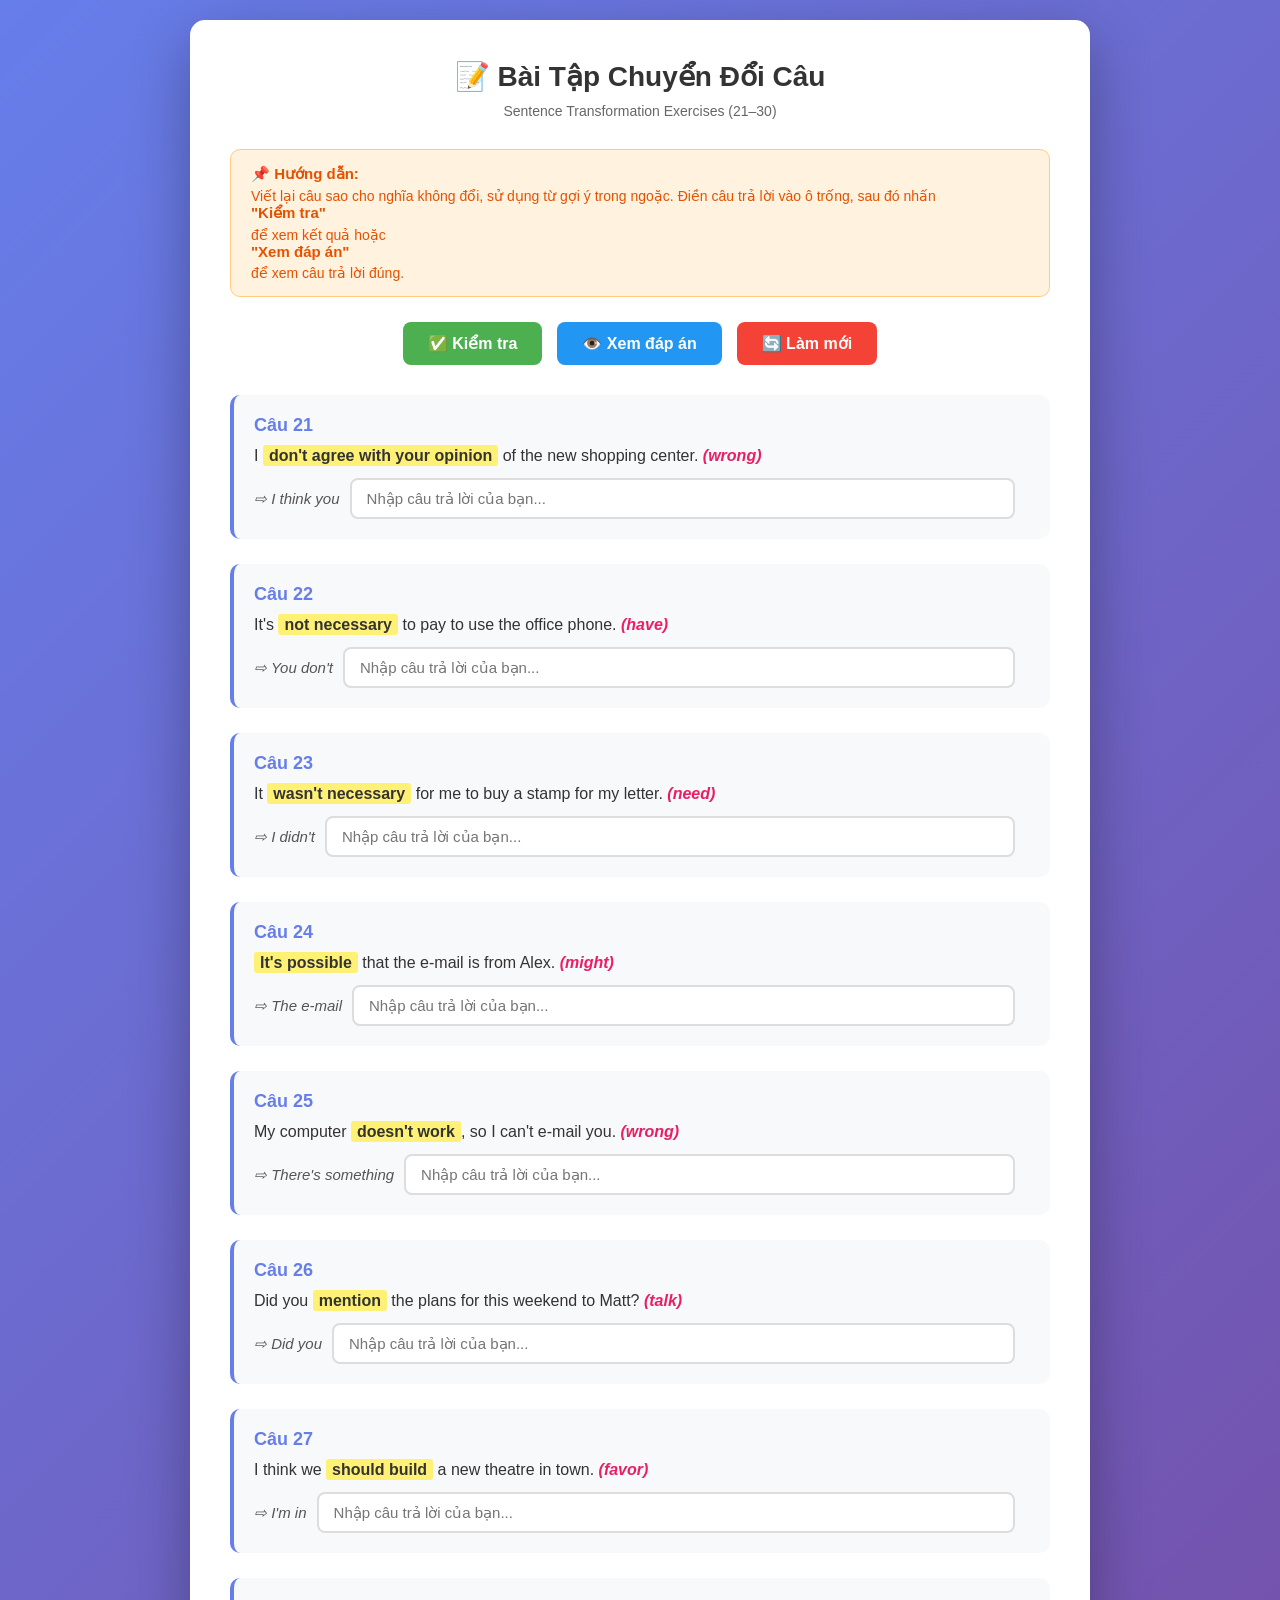
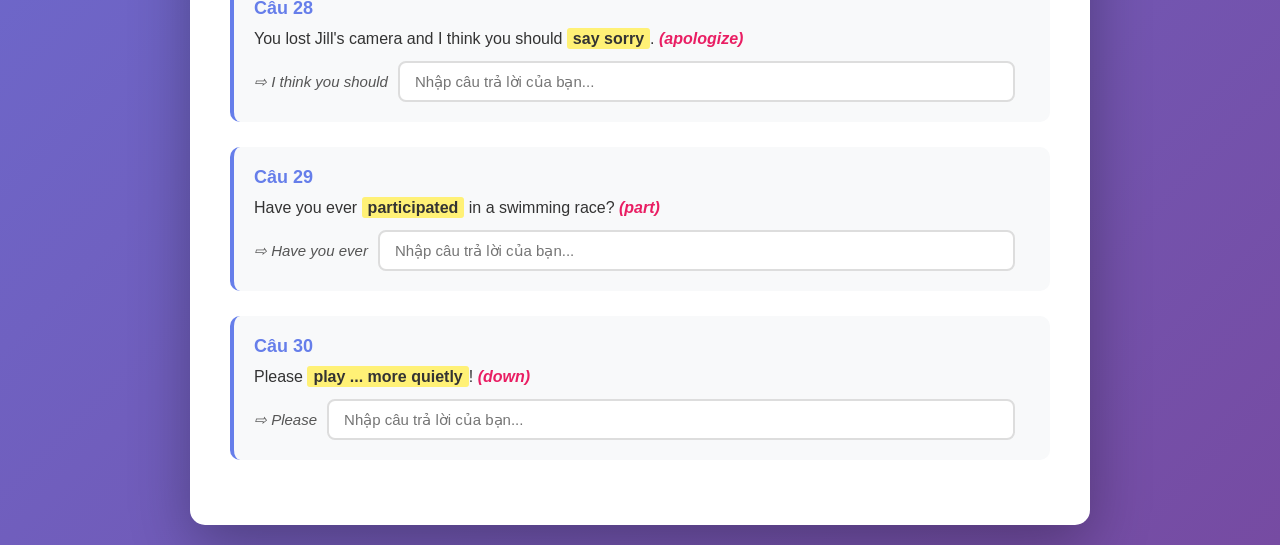
<file: Qwen_html_20261125_zacc4b1ck.html>
<!DOCTYPE html>
<html lang="vi">
<head>
    <meta charset="UTF-8">
    <meta name="viewport" content="width=device-width, initial-scale=1.0">
    <title>Bài Tập Chuyển Đổi Câu - Sentence Transformation</title>
    <style>
        * {
            margin: 0;
            padding: 0;
            box-sizing: border-box;
        }

        body {
            font-family: 'Segoe UI', Tahoma, Geneva, Verdana, sans-serif;
            background: linear-gradient(135deg, #667eea 0%, #764ba2 100%);
            min-height: 100vh;
            padding: 20px;
        }

        .container {
            max-width: 900px;
            margin: 0 auto;
            background: white;
            border-radius: 15px;
            padding: 40px;
            box-shadow: 0 20px 60px rgba(0,0,0,0.3);
        }

        h1 {
            text-align: center;
            color: #333;
            margin-bottom: 10px;
            font-size: 28px;
        }

        .subtitle {
            text-align: center;
            color: #666;
            margin-bottom: 30px;
            font-size: 14px;
        }

        .controls {
            display: flex;
            justify-content: center;
            gap: 15px;
            margin-bottom: 30px;
            flex-wrap: wrap;
        }

        .btn {
            padding: 12px 25px;
            border: none;
            border-radius: 8px;
            font-size: 16px;
            cursor: pointer;
            transition: all 0.3s ease;
            font-weight: 600;
        }

        .btn-check {
            background: #4CAF50;
            color: white;
        }

        .btn-check:hover {
            background: #45a049;
            transform: translateY(-2px);
        }

        .btn-reveal {
            background: #2196F3;
            color: white;
        }

        .btn-reveal:hover {
            background: #1976D2;
            transform: translateY(-2px);
        }

        .btn-reset {
            background: #f44336;
            color: white;
        }

        .btn-reset:hover {
            background: #d32f2f;
            transform: translateY(-2px);
        }

        .question {
            margin-bottom: 25px;
            padding: 20px;
            border-radius: 10px;
            background: #f8f9fa;
            border-left: 4px solid #667eea;
            transition: all 0.3s ease;
        }

        .question.correct {
            border-left-color: #4CAF50;
            background: #e8f5e9;
        }

        .question.incorrect {
            border-left-color: #f44336;
            background: #ffebee;
        }

        .question-number {
            font-weight: bold;
            color: #667eea;
            font-size: 18px;
            margin-bottom: 8px;
        }

        .original-sentence {
            font-size: 16px;
            color: #333;
            margin-bottom: 5px;
            line-height: 1.5;
        }

        .original-sentence .highlight {
            background: #fff176;
            padding: 2px 6px;
            border-radius: 3px;
            font-weight: bold;
        }

        .keyword {
            color: #e91e63;
            font-weight: bold;
            font-style: italic;
        }

        .answer-line {
            margin-top: 10px;
            display: flex;
            align-items: center;
            gap: 10px;
            flex-wrap: wrap;
        }

        .answer-prefix {
            font-style: italic;
            color: #555;
            font-size: 15px;
            white-space: nowrap;
        }

        .answer-input {
            flex: 1;
            min-width: 200px;
            padding: 10px 15px;
            border: 2px solid #ddd;
            border-radius: 8px;
            font-size: 15px;
            transition: border-color 0.3s;
            outline: none;
        }

        .answer-input:focus {
            border-color: #667eea;
        }

        .answer-input.correct-input {
            border-color: #4CAF50;
            background: #e8f5e9;
        }

        .answer-input.incorrect-input {
            border-color: #f44336;
            background: #ffebee;
        }

        .correct-answer {
            display: none;
            margin-top: 10px;
            padding: 12px 15px;
            background: #e3f2fd;
            border-radius: 8px;
            border-left: 4px solid #2196F3;
            font-size: 15px;
            color: #1565C0;
        }

        .correct-answer .answer-text {
            font-weight: bold;
            color: #0d47a1;
        }

        .correct-answer .answer-highlight {
            background: #81d4fa;
            padding: 2px 6px;
            border-radius: 3px;
            font-weight: bold;
        }

        .result-icon {
            font-size: 20px;
            margin-left: 5px;
        }

        .score-board {
            text-align: center;
            padding: 20px;
            background: linear-gradient(135deg, #667eea, #764ba2);
            border-radius: 10px;
            color: white;
            margin-bottom: 30px;
            display: none;
        }

        .score-board h2 {
            font-size: 24px;
            margin-bottom: 5px;
        }

        .score-board p {
            font-size: 16px;
            opacity: 0.9;
        }

        .instructions {
            background: #fff3e0;
            border: 1px solid #ffcc80;
            border-radius: 10px;
            padding: 15px 20px;
            margin-bottom: 25px;
            font-size: 14px;
            color: #e65100;
        }

        .instructions strong {
            display: block;
            margin-bottom: 5px;
            font-size: 15px;
        }

        @media (max-width: 600px) {
            .container {
                padding: 20px;
            }

            h1 {
                font-size: 22px;
            }

            .answer-line {
                flex-direction: column;
                align-items: flex-start;
            }

            .answer-input {
                width: 100%;
            }
        }
    </style>
</head>
<body>
    <div class="container">
        <h1>📝 Bài Tập Chuyển Đổi Câu</h1>
        <p class="subtitle">Sentence Transformation Exercises (21–30)</p>

        <div class="instructions">
            <strong>📌 Hướng dẫn:</strong>
            Viết lại câu sao cho nghĩa không đổi, sử dụng từ gợi ý trong ngoặc. 
            Điền câu trả lời vào ô trống, sau đó nhấn <strong>"Kiểm tra"</strong> để xem kết quả 
            hoặc <strong>"Xem đáp án"</strong> để xem câu trả lời đúng.
        </div>

        <div class="controls">
            <button class="btn btn-check" onclick="checkAnswers()">✅ Kiểm tra</button>
            <button class="btn btn-reveal" onclick="revealAnswers()">👁️ Xem đáp án</button>
            <button class="btn btn-reset" onclick="resetAll()">🔄 Làm mới</button>
        </div>

        <div class="score-board" id="scoreBoard">
            <h2 id="scoreText"></h2>
            <p id="scoreDetail"></p>
        </div>

        <div id="questionsContainer"></div>
    </div>

    <script>
        const questions = [
            {
                num: 21,
                original: 'I don\'t agree with your opinion of the new shopping center.',
                highlight: "don't agree with your opinion",
                keyword: 'wrong',
                prefix: 'I think you',
                answer: 'are wrong about the new shopping center.',
                fullAnswer: 'I think you are wrong about the new shopping center.'
            },
            {
                num: 22,
                original: "It's not necessary to pay to use the office phone.",
                highlight: 'not necessary',
                keyword: 'have',
                prefix: "You don't",
                answer: 'have to pay to use the office phone.',
                fullAnswer: "You don't have to pay to use the office phone."
            },
            {
                num: 23,
                original: "It wasn't necessary for me to buy a stamp for my letter.",
                highlight: "wasn't necessary",
                keyword: 'need',
                prefix: "I didn't",
                answer: 'need to buy a stamp for my letter.',
                fullAnswer: "I didn't need to buy a stamp for my letter."
            },
            {
                num: 24,
                original: "It's possible that the e-mail is from Alex.",
                highlight: "It's possible",
                keyword: 'might',
                prefix: 'The e-mail',
                answer: 'might come from Alex.',
                fullAnswer: 'The e-mail might come from Alex.'
            },
            {
                num: 25,
                original: "My computer doesn't work, so I can't e-mail you.",
                highlight: "doesn't work",
                keyword: 'wrong',
                prefix: "There's something",
                answer: 'wrong with my computer, so I can\'t e-mail you.',
                fullAnswer: "There's something wrong with my computer, so I can't e-mail you."
            },
            {
                num: 26,
                original: 'Did you mention the plans for this weekend to Matt?',
                highlight: 'mention',
                keyword: 'talk',
                prefix: 'Did you',
                answer: 'talk to Matt about the plans for this weekend?',
                fullAnswer: 'Did you talk to Matt about the plans for this weekend?'
            },
            {
                num: 27,
                original: 'I think we should build a new theatre in town.',
                highlight: 'should build',
                keyword: 'favor',
                prefix: "I'm in",
                answer: 'favor of building a new theatre in town.',
                fullAnswer: "I'm in favor of building a new theatre in town."
            },
            {
                num: 28,
                original: "You lost Jill's camera and I think you should say sorry.",
                highlight: 'say sorry',
                keyword: 'apologize',
                prefix: 'I think you should',
                answer: 'apologize to Jill for losing her camera.',
                fullAnswer: 'I think you should apologize to Jill for losing her camera.'
            },
            {
                num: 29,
                original: 'Have you ever participated in a swimming race?',
                highlight: 'participated',
                keyword: 'part',
                prefix: 'Have you ever',
                answer: 'taken part in a swimming race?',
                fullAnswer: 'Have you ever taken part in a swimming race?'
            },
            {
                num: 30,
                original: 'Please play your electric guitar more quietly!',
                highlight: 'play ... more quietly',
                keyword: 'down',
                prefix: 'Please',
                answer: 'turn down your electric guitar!',
                fullAnswer: 'Please turn down your electric guitar!'
            }
        ];

        function renderQuestions() {
            const container = document.getElementById('questionsContainer');
            container.innerHTML = '';

            questions.forEach((q, index) => {
                const div = document.createElement('div');
                div.className = 'question';
                div.id = `question-${index}`;
                div.innerHTML = `
                    <div class="question-number">Câu ${q.num}</div>
                    <div class="original-sentence">
                        ${q.original.replace(
                            q.highlight.includes('...') ? /play.*quietly/ : new RegExp(q.highlight.replace(/[.*+?^${}()|[\]\\]/g, '\\$&'), 'g'),
                            `<span class="highlight">${q.highlight}</span>`
                        )} 
                        <span class="keyword">(${q.keyword})</span>
                    </div>
                    <div class="answer-line">
                        <span class="answer-prefix">⇨ ${q.prefix}</span>
                        <input type="text" class="answer-input" id="input-${index}" 
                               placeholder="Nhập câu trả lời của bạn..." 
                               onkeypress="if(event.key==='Enter') checkAnswers()">
                        <span class="result-icon" id="icon-${index}"></span>
                    </div>
                    <div class="correct-answer" id="answer-${index}">
                        ✅ <strong>Đáp án:</strong> <span class="answer-text">${q.prefix} <span class="answer-highlight">${q.answer}</span></span>
                    </div>
                `;
                container.appendChild(div);
            });
        }

        function normalizeText(text) {
            return text.toLowerCase()
                       .replace(/\s+/g, ' ')
                       .replace(/[.,!?;:'"]/g, '')
                       .trim();
        }

        function checkAnswers() {
            let correct = 0;
            let total = questions.length;

            questions.forEach((q, index) => {
                const input = document.getElementById(`input-${index}`);
                const questionDiv = document.getElementById(`question-${index}`);
                const icon = document.getElementById(`icon-${index}`);
                const userAnswer = input.value.trim();

                if (!userAnswer) {
                    questionDiv.className = 'question';
                    input.className = 'answer-input';
                    icon.textContent = '';
                    return;
                }

                const fullUserAnswer = (q.prefix + ' ' + userAnswer).trim();
                const normalizedUser = normalizeText(fullUserAnswer);
                const normalizedCorrect = normalizeText(q.fullAnswer);

                if (normalizedUser === normalizedCorrect) {
                    questionDiv.className = 'question correct';
                    input.className = 'answer-input correct-input';
                    icon.textContent = '✅';
                    correct++;
                } else {
                    questionDiv.className = 'question incorrect';
                    input.className = 'answer-input incorrect-input';
                    icon.textContent = '❌';
                }
            });

            const scoreBoard = document.getElementById('scoreBoard');
            scoreBoard.style.display = 'block';
            document.getElementById('scoreText').textContent = `Kết quả: ${correct}/${total}`;
            
            const percentage = Math.round((correct / total) * 100);
            let message = '';
            if (percentage === 100) message = '🏆 Xuất sắc! Bạn đã làm đúng tất cả!';
            else if (percentage >= 80) message = '🌟 Rất tốt! Cố gắng thêm một chút nữa!';
            else if (percentage >= 60) message = '👍 Khá tốt! Hãy ôn tập thêm nhé!';
            else if (percentage >= 40) message = '📚 Cần cố gắng nhiều hơn!';
            else message = '💪 Đừng bỏ cuộc! Hãy thử lại nhé!';
            
            document.getElementById('scoreDetail').textContent = `${percentage}% - ${message}`;
        }

        function revealAnswers() {
            questions.forEach((q, index) => {
                const answerDiv = document.getElementById(`answer-${index}`);
                answerDiv.style.display = 'block';
                const input = document.getElementById(`input-${index}`);
                input.value = q.answer;
                input.className = 'answer-input correct-input';
                document.getElementById(`question-${index}`).className = 'question correct';
                document.getElementById(`icon-${index}`).textContent = '✅';
            });

            const scoreBoard = document.getElementById('scoreBoard');
            scoreBoard.style.display = 'block';
            document.getElementById('scoreText').textContent = `Kết quả: ${questions.length}/${questions.length}`;
            document.getElementById('scoreDetail').textContent = '100% - Đây là đáp án tham khảo!';
        }

        function resetAll() {
            questions.forEach((q, index) => {
                const input = document.getElementById(`input-${index}`);
                input.value = '';
                input.className = 'answer-input';
                document.getElementById(`question-${index}`).className = 'question';
                document.getElementById(`icon-${index}`).textContent = '';
                document.getElementById(`answer-${index}`).style.display = 'none';
            });
            document.getElementById('scoreBoard').style.display = 'none';
        }

        // Initialize
        renderQuestions();
    </script>
</body>
</html>
</file>
<file: style.css>
/* ==========================================================================
   EduMaster Learning Hub - Professional Stylesheet (v2.0 Refined)
   Smooth Transitions, Dark/Light Mode, Split View, 3D Flashcards & Print CSS
   ========================================================================== */

:root {
    --primary: #4f46e5;
    --primary-hover: #4338ca;
    --primary-light: #eef2ff;
    --primary-border: rgba(79, 70, 229, 0.25);
    
    --secondary: #06b6d4;
    --accent: #f59e0b;
    
    --success: #10b981;
    --success-bg: #ecfdf5;
    --success-border: #10b981;
    --option-correct-text: #065f46;
    
    --error: #ef4444;
    --error-bg: #fef2f2;
    --error-border: #ef4444;
    --option-incorrect-text: #991b1b;
    
    --warning: #f59e0b;
    --warning-bg: #fffbeb;
    --warning-text: #92400e;
    
    --bg-page: #f8fafc;
    --bg-card: #ffffff;
    --bg-card-subtle: #f1f5f9;
    --border-color: #e2e8f0;
    
    --text-primary: #0f172a;
    --text-secondary: #475569;
    --text-muted: #94a3b8;
    
    --shadow-sm: 0 1px 2px 0 rgb(0 0 0 / 0.05);
    --shadow-md: 0 4px 6px -1px rgb(0 0 0 / 0.08), 0 2px 4px -2px rgb(0 0 0 / 0.06);
    --shadow-lg: 0 10px 15px -3px rgb(0 0 0 / 0.1), 0 4px 6px -4px rgb(0 0 0 / 0.05);
    --shadow-xl: 0 20px 25px -5px rgb(0 0 0 / 0.12), 0 8px 10px -6px rgb(0 0 0 / 0.08);
    
    --radius-sm: 8px;
    --radius-md: 12px;
    --radius-lg: 18px;
    --radius-full: 9999px;
    
    --font-sans: 'Inter', -apple-system, BlinkMacSystemFont, 'Segoe UI', Roboto, 'Segoe UI Emoji', 'Apple Color Emoji', sans-serif;
    --sidebar-width: 280px;
}

[data-theme="dark"] {
    --primary: #6366f1;
    --primary-hover: #4f46e5;
    --primary-light: #1e1b4b;
    --primary-border: rgba(99, 102, 241, 0.35);
    
    --secondary: #22d3ee;
    
    --success: #34d399;
    --success-bg: #064e3b;
    --success-border: #34d399;
    --option-correct-text: #a7f3d0;
    
    --error: #f87171;
    --error-bg: #450a0a;
    --error-border: #f87171;
    --option-incorrect-text: #fecaca;
    
    --warning: #fbbf24;
    --warning-bg: #451a03;
    --warning-text: #fef3c7;
    
    --bg-page: #0b0f19;
    --bg-card: #131b2e;
    --bg-card-subtle: #1e293b;
    --border-color: #27354f;
    
    --text-primary: #f8fafc;
    --text-secondary: #94a3b8;
    --text-muted: #64748b;
    
    --shadow-sm: 0 1px 2px 0 rgb(0 0 0 / 0.3);
    --shadow-md: 0 4px 6px -1px rgb(0 0 0 / 0.4);
    --shadow-lg: 0 10px 15px -3px rgb(0 0 0 / 0.5);
    --shadow-xl: 0 20px 25px -5px rgb(0 0 0 / 0.6);
}

/* Base Reset & Global Styles */
html {
    scroll-behavior: smooth;
    font-size: 16px;
}

* {
    box-sizing: border-box;
    margin: 0;
    padding: 0;
    -webkit-font-smoothing: antialiased;
    -moz-osx-font-smoothing: grayscale;
}

body {
    font-family: var(--font-sans);
    background-color: var(--bg-page);
    color: var(--text-primary);
    line-height: 1.6;
    min-height: 100vh;
    display: flex;
    overflow-x: hidden;
    transition: background-color 0.25s ease, color 0.25s ease;
}

/* Custom Sleek Scrollbar */
::-webkit-scrollbar {
    width: 8px;
    height: 8px;
}

::-webkit-scrollbar-track {
    background: transparent;
}

::-webkit-scrollbar-thumb {
    background: var(--border-color);
    border-radius: var(--radius-full);
}

::-webkit-scrollbar-thumb:hover {
    background: var(--text-muted);
}

/* ==========================================================================
   Layout: Sidebar, Overlay & Main Container
   ========================================================================== */

#app-container {
    display: flex;
    width: 100%;
    min-height: 100vh;
    position: relative;
}

/* Mobile Sidebar Backdrop */
.sidebar-backdrop {
    position: fixed;
    top: 0;
    left: 0;
    right: 0;
    bottom: 0;
    background: rgba(0, 0, 0, 0.45);
    backdrop-filter: blur(4px);
    z-index: 99;
    opacity: 0;
    visibility: hidden;
    transition: opacity 0.25s ease, visibility 0.25s ease;
}

.sidebar-backdrop.show {
    opacity: 1;
    visibility: visible;
}

/* Sidebar */
.sidebar {
    width: var(--sidebar-width);
    background-color: var(--bg-card);
    border-right: 1px solid var(--border-color);
    display: flex;
    flex-direction: column;
    position: fixed;
    top: 0;
    bottom: 0;
    left: 0;
    z-index: 100;
    transition: transform 0.3s cubic-bezier(0.16, 1, 0.3, 1);
}

.sidebar-header {
    padding: 22px 20px;
    border-bottom: 1px solid var(--border-color);
    display: flex;
    align-items: center;
    gap: 14px;
}

.logo-badge {
    width: 44px;
    height: 44px;
    background: linear-gradient(135deg, #4f46e5 0%, #06b6d4 100%);
    border-radius: var(--radius-md);
    display: flex;
    align-items: center;
    justify-content: center;
    color: white;
    font-size: 1.35rem;
    font-weight: 800;
    box-shadow: 0 4px 14px rgba(79, 70, 229, 0.35);
    flex-shrink: 0;
}

.brand-text h2 {
    font-size: 1.15rem;
    font-weight: 800;
    letter-spacing: -0.3px;
    color: var(--text-primary);
    line-height: 1.2;
}

.brand-text span {
    font-size: 0.72rem;
    color: var(--text-muted);
    font-weight: 600;
    text-transform: uppercase;
    letter-spacing: 0.6px;
}

.sidebar-nav {
    flex: 1;
    overflow-y: auto;
    padding: 16px 12px;
    display: flex;
    flex-direction: column;
    gap: 6px;
}

.nav-section-title {
    font-size: 0.72rem;
    text-transform: uppercase;
    color: var(--text-muted);
    font-weight: 700;
    padding: 12px 14px 6px;
    letter-spacing: 0.8px;
}

.nav-item {
    display: flex;
    align-items: center;
    gap: 12px;
    padding: 11px 14px;
    border-radius: var(--radius-md);
    color: var(--text-secondary);
    text-decoration: none;
    font-size: 0.92rem;
    font-weight: 600;
    cursor: pointer;
    transition: all 0.2s ease;
    border: 1px solid transparent;
}

.nav-item:hover {
    background-color: var(--bg-card-subtle);
    color: var(--primary);
    transform: translateX(3px);
}

.nav-item.active {
    background-color: var(--primary-light);
    color: var(--primary);
    border-color: var(--primary-border);
}

.nav-icon {
    font-size: 1.2rem;
    display: flex;
    align-items: center;
    justify-content: center;
    width: 24px;
    flex-shrink: 0;
}

.nav-badge {
    margin-left: auto;
    font-size: 0.7rem;
    padding: 2px 8px;
    background: var(--bg-card-subtle);
    color: var(--text-muted);
    border-radius: var(--radius-full);
    font-weight: 700;
}

.nav-item.active .nav-badge {
    background: var(--primary);
    color: white;
}

.sidebar-footer {
    padding: 16px 18px;
    border-top: 1px solid var(--border-color);
    background-color: var(--bg-card);
}

.user-quick-stats {
    display: flex;
    justify-content: space-between;
    align-items: center;
    background: var(--bg-card-subtle);
    padding: 10px 14px;
    border-radius: var(--radius-md);
    border: 1px solid var(--border-color);
}

.quick-stat-item {
    display: flex;
    align-items: center;
    gap: 6px;
    font-size: 0.82rem;
    font-weight: 700;
}

.quick-stat-item.streak { color: #f97316; }
.quick-stat-item.score { color: #eab308; }

/* Main Wrapper */
.main-wrapper {
    flex: 1;
    margin-left: var(--sidebar-width);
    display: flex;
    flex-direction: column;
    min-height: 100vh;
    min-width: 0; /* Prevents overflow in flex child */
}

/* Top App Bar */
.topbar {
    height: 70px;
    background-color: var(--bg-card);
    border-bottom: 1px solid var(--border-color);
    padding: 0 32px;
    display: flex;
    align-items: center;
    justify-content: space-between;
    position: sticky;
    top: 0;
    z-index: 90;
    backdrop-filter: blur(10px);
}

.topbar-left {
    display: flex;
    align-items: center;
    gap: 16px;
}

.menu-toggle-btn {
    display: none;
    background: var(--bg-card-subtle);
    border: 1px solid var(--border-color);
    color: var(--text-primary);
    font-size: 1.3rem;
    cursor: pointer;
    width: 40px;
    height: 40px;
    border-radius: var(--radius-sm);
    align-items: center;
    justify-content: center;
    transition: all 0.2s;
}

.menu-toggle-btn:hover {
    background: var(--primary-light);
    color: var(--primary);
}

.page-title h1 {
    font-size: 1.22rem;
    font-weight: 800;
    color: var(--text-primary);
    letter-spacing: -0.2px;
}

.page-title p {
    font-size: 0.8rem;
    color: var(--text-muted);
}

.topbar-right {
    display: flex;
    align-items: center;
    gap: 12px;
}

.action-btn {
    display: inline-flex;
    align-items: center;
    gap: 8px;
    padding: 8px 15px;
    background: var(--bg-card-subtle);
    color: var(--text-secondary);
    border: 1px solid var(--border-color);
    border-radius: var(--radius-md);
    font-size: 0.85rem;
    font-weight: 600;
    cursor: pointer;
    transition: all 0.2s ease;
    user-select: none;
}

.action-btn:hover {
    background: var(--primary-light);
    color: var(--primary);
    border-color: var(--primary-border);
    transform: translateY(-1px);
}

.theme-toggle-btn {
    width: 40px;
    height: 40px;
    border-radius: var(--radius-full);
    display: flex;
    align-items: center;
    justify-content: center;
    background: var(--bg-card-subtle);
    border: 1px solid var(--border-color);
    color: var(--text-primary);
    cursor: pointer;
    font-size: 1.15rem;
    transition: all 0.2s;
}

.theme-toggle-btn:hover {
    background: var(--primary-light);
    transform: rotate(15deg);
}

/* Page View Content Container */
.content-area {
    padding: 32px;
    flex: 1;
    max-width: 1300px;
    width: 100%;
    margin: 0 auto;
}

/* ==========================================================================
   Dashboard View
   ========================================================================== */

.hero-banner {
    background: linear-gradient(135deg, #4f46e5 0%, #06b6d4 100%);
    border-radius: var(--radius-lg);
    padding: 40px;
    color: white;
    position: relative;
    overflow: hidden;
    margin-bottom: 32px;
    box-shadow: 0 12px 30px -5px rgba(79, 70, 229, 0.4);
}

.hero-banner::after {
    content: '';
    position: absolute;
    top: -50%;
    right: -20%;
    width: 450px;
    height: 450px;
    background: radial-gradient(circle, rgba(255, 255, 255, 0.2) 0%, transparent 70%);
    border-radius: 50%;
    pointer-events: none;
}

.hero-content {
    position: relative;
    z-index: 2;
    max-width: 680px;
}

.hero-badge {
    display: inline-flex;
    align-items: center;
    gap: 6px;
    background: rgba(255, 255, 255, 0.2);
    backdrop-filter: blur(10px);
    padding: 5px 14px;
    border-radius: var(--radius-full);
    font-size: 0.8rem;
    font-weight: 700;
    margin-bottom: 14px;
    border: 1px solid rgba(255, 255, 255, 0.3);
}

.hero-title {
    font-size: 2.1rem;
    font-weight: 800;
    margin-bottom: 10px;
    line-height: 1.25;
    letter-spacing: -0.5px;
}

.hero-desc {
    font-size: 0.98rem;
    opacity: 0.92;
    margin-bottom: 26px;
    line-height: 1.6;
}

.hero-actions {
    display: flex;
    gap: 12px;
    flex-wrap: wrap;
}

.btn-primary-hero {
    background: white;
    color: var(--primary);
    padding: 12px 24px;
    border-radius: var(--radius-md);
    font-weight: 800;
    font-size: 0.95rem;
    border: none;
    cursor: pointer;
    box-shadow: 0 4px 14px rgba(0, 0, 0, 0.15);
    transition: all 0.2s cubic-bezier(0.16, 1, 0.3, 1);
    display: inline-flex;
    align-items: center;
    gap: 8px;
}

.btn-primary-hero:hover {
    transform: translateY(-2px);
    box-shadow: 0 8px 22px rgba(0, 0, 0, 0.22);
}

.btn-secondary-hero {
    background: rgba(255, 255, 255, 0.15);
    border: 1px solid rgba(255, 255, 255, 0.35);
    color: white;
    padding: 12px 20px;
    border-radius: var(--radius-md);
    font-weight: 700;
    font-size: 0.95rem;
    cursor: pointer;
    transition: all 0.2s;
    display: inline-flex;
    align-items: center;
    gap: 6px;
}

.btn-secondary-hero:hover {
    background: rgba(255, 255, 255, 0.28);
    transform: translateY(-2px);
}

/* Statistics Grid */
.stats-grid {
    display: grid;
    grid-template-columns: repeat(auto-fit, minmax(220px, 1fr));
    gap: 20px;
    margin-bottom: 36px;
}

.stat-card {
    background: var(--bg-card);
    border: 1px solid var(--border-color);
    border-radius: var(--radius-lg);
    padding: 22px;
    display: flex;
    align-items: center;
    gap: 18px;
    box-shadow: var(--shadow-sm);
    transition: all 0.25s ease;
}

.stat-card:hover {
    transform: translateY(-3px);
    box-shadow: var(--shadow-md);
    border-color: var(--primary-border);
}

.stat-icon-wrap {
    width: 52px;
    height: 52px;
    border-radius: var(--radius-md);
    display: flex;
    align-items: center;
    justify-content: center;
    font-size: 1.5rem;
    flex-shrink: 0;
}

.stat-icon-wrap.blue { background: rgba(79, 70, 229, 0.12); color: #4f46e5; }
.stat-icon-wrap.green { background: rgba(16, 185, 129, 0.12); color: #10b981; }
.stat-icon-wrap.amber { background: rgba(245, 158, 11, 0.12); color: #f59e0b; }
.stat-icon-wrap.purple { background: rgba(168, 85, 247, 0.12); color: #a855f7; }

.stat-info h3 {
    font-size: 1.65rem;
    font-weight: 800;
    color: var(--text-primary);
    line-height: 1.1;
}

.stat-info p {
    font-size: 0.82rem;
    color: var(--text-muted);
    font-weight: 600;
    margin-top: 4px;
}

/* Modules Grid */
.section-header {
    display: flex;
    align-items: center;
    justify-content: space-between;
    margin-bottom: 20px;
}

.section-header h2 {
    font-size: 1.35rem;
    font-weight: 800;
    color: var(--text-primary);
    letter-spacing: -0.3px;
}

.modules-grid {
    display: grid;
    grid-template-columns: repeat(auto-fit, minmax(320px, 1fr));
    gap: 24px;
    margin-bottom: 40px;
}

.module-card {
    background: var(--bg-card);
    border: 1px solid var(--border-color);
    border-radius: var(--radius-lg);
    padding: 26px;
    display: flex;
    flex-direction: column;
    justify-content: space-between;
    box-shadow: var(--shadow-sm);
    transition: all 0.25s cubic-bezier(0.16, 1, 0.3, 1);
    cursor: pointer;
    position: relative;
    overflow: hidden;
}

.module-card::before {
    content: '';
    position: absolute;
    top: 0;
    left: 0;
    width: 5px;
    height: 100%;
    background: var(--primary);
    opacity: 0;
    transition: opacity 0.2s;
}

.module-card:hover {
    transform: translateY(-5px);
    box-shadow: var(--shadow-lg);
    border-color: var(--primary-border);
}

.module-card:hover::before {
    opacity: 1;
}

.module-top {
    display: flex;
    justify-content: space-between;
    align-items: flex-start;
    margin-bottom: 16px;
}

.module-icon {
    width: 48px;
    height: 48px;
    background: var(--bg-card-subtle);
    border-radius: var(--radius-md);
    display: flex;
    align-items: center;
    justify-content: center;
    font-size: 1.4rem;
    border: 1px solid var(--border-color);
}

.module-tag {
    font-size: 0.72rem;
    padding: 4px 10px;
    border-radius: var(--radius-full);
    font-weight: 700;
    background: var(--primary-light);
    color: var(--primary);
}

.module-title {
    font-size: 1.15rem;
    font-weight: 800;
    margin-bottom: 6px;
    color: var(--text-primary);
    line-height: 1.3;
}

.module-subtitle {
    font-size: 0.85rem;
    color: var(--text-muted);
    margin-bottom: 14px;
}

.module-desc {
    font-size: 0.88rem;
    color: var(--text-secondary);
    margin-bottom: 24px;
    line-height: 1.55;
}

.module-footer {
    display: flex;
    align-items: center;
    justify-content: space-between;
    border-top: 1px solid var(--border-color);
    padding-top: 18px;
    margin-top: auto;
}

.module-progress-text {
    font-size: 0.82rem;
    font-weight: 600;
}

.btn-start-module {
    padding: 9px 18px;
    background: var(--primary);
    color: white;
    border: none;
    border-radius: var(--radius-md);
    font-size: 0.85rem;
    font-weight: 700;
    cursor: pointer;
    transition: all 0.2s;
    display: flex;
    align-items: center;
    gap: 6px;
    box-shadow: 0 2px 8px rgba(79, 70, 229, 0.25);
}

.btn-start-module:hover {
    background: var(--primary-hover);
    transform: translateX(2px);
    box-shadow: 0 4px 12px rgba(79, 70, 229, 0.35);
}

/* ==========================================================================
   Quiz & Exercise Interactive View
   ========================================================================== */

.quiz-view-header {
    background: var(--bg-card);
    border: 1px solid var(--border-color);
    border-radius: var(--radius-md);
    padding: 20px 24px;
    margin-bottom: 24px;
    display: flex;
    align-items: center;
    justify-content: space-between;
    flex-wrap: wrap;
    gap: 16px;
}

.quiz-header-info h2 {
    font-size: 1.25rem;
    font-weight: 800;
    color: var(--text-primary);
}

.quiz-header-info p {
    font-size: 0.85rem;
    color: var(--text-muted);
}

.quiz-controls-group {
    display: flex;
    align-items: center;
    gap: 12px;
}

/* Mode Switcher: Practice vs Exam */
.mode-toggle {
    display: flex;
    background: var(--bg-card-subtle);
    padding: 4px;
    border-radius: var(--radius-md);
    border: 1px solid var(--border-color);
}

.mode-btn {
    padding: 7px 15px;
    border: none;
    background: transparent;
    border-radius: var(--radius-sm);
    font-size: 0.82rem;
    font-weight: 700;
    color: var(--text-secondary);
    cursor: pointer;
    transition: all 0.2s;
    display: flex;
    align-items: center;
    gap: 6px;
}

.mode-btn.active {
    background: var(--bg-card);
    color: var(--primary);
    box-shadow: var(--shadow-sm);
}

/* Timer Badge in Exam Mode */
.exam-timer {
    display: none;
    align-items: center;
    gap: 6px;
    padding: 8px 14px;
    background: var(--warning-bg);
    color: var(--warning-text);
    border-radius: var(--radius-md);
    font-weight: 800;
    font-size: 0.95rem;
    border: 1px solid rgba(245, 158, 11, 0.35);
}

.exam-timer.urgent {
    background: var(--error-bg);
    color: var(--error);
    border-color: var(--error);
    animation: urgentPulse 1s infinite alternate;
}

@keyframes urgentPulse {
    from { transform: scale(1); }
    to { transform: scale(1.04); }
}

/* Progress Bar on Quiz */
.quiz-progress-track {
    width: 100%;
    height: 8px;
    background: var(--bg-card-subtle);
    border-radius: var(--radius-full);
    overflow: hidden;
    margin-bottom: 24px;
    border: 1px solid var(--border-color);
}

.quiz-progress-bar {
    height: 100%;
    width: 0%;
    background: linear-gradient(90deg, #4f46e5, #06b6d4);
    border-radius: var(--radius-full);
    transition: width 0.4s cubic-bezier(0.16, 1, 0.3, 1);
}

/* Split layout for Reading & Cloze tests */
.split-view-container {
    display: grid;
    grid-template-columns: 1fr 1fr;
    gap: 28px;
    align-items: start;
}

.single-column-container {
    max-width: 860px;
    margin: 0 auto;
}

/* Reading Passage Card (Sticky Left on split view) */
.passage-card {
    background: var(--bg-card);
    border: 1px solid var(--border-color);
    border-radius: var(--radius-lg);
    padding: 30px;
    box-shadow: var(--shadow-sm);
    position: sticky;
    top: 94px;
    max-height: calc(100vh - 120px);
    overflow-y: auto;
    font-size: 1.02rem;
    line-height: 1.85;
}

.passage-header {
    border-bottom: 2px solid var(--border-color);
    padding-bottom: 14px;
    margin-bottom: 20px;
    display: flex;
    justify-content: space-between;
    align-items: flex-start;
}

.passage-title {
    font-size: 1.25rem;
    font-weight: 800;
    color: var(--primary);
    text-transform: uppercase;
    letter-spacing: 0.5px;
}

.passage-meta {
    font-size: 0.85rem;
    color: var(--text-muted);
    font-style: italic;
    margin-top: 4px;
}

.passage-tools {
    display: flex;
    gap: 6px;
}

.font-size-btn {
    padding: 3px 8px;
    font-size: 0.78rem;
    font-weight: 700;
    background: var(--bg-card-subtle);
    border: 1px solid var(--border-color);
    border-radius: 4px;
    cursor: pointer;
    color: var(--text-secondary);
}

.font-size-btn:hover {
    color: var(--primary);
    border-color: var(--primary);
}

.passage-content p {
    margin-bottom: 16px;
    text-align: justify;
}

/* Interactive Blanks in Cloze Test */
.cloze-blank {
    display: inline-block;
    padding: 3px 10px;
    margin: 0 4px;
    background: var(--primary-light);
    color: var(--primary);
    border: 1px solid var(--primary-border);
    border-bottom: 3px solid var(--primary);
    border-radius: 6px;
    font-weight: 700;
    cursor: pointer;
    transition: all 0.2s cubic-bezier(0.16, 1, 0.3, 1);
}

.cloze-blank:hover,
.cloze-blank.active {
    background: var(--primary);
    color: white !important;
    transform: translateY(-2px) scale(1.04);
    box-shadow: 0 4px 10px rgba(79, 70, 229, 0.35);
}

/* Question List Container */
.questions-list {
    display: flex;
    flex-direction: column;
    gap: 22px;
}

/* Question Card */
.question-card {
    background: var(--bg-card);
    border: 1px solid var(--border-color);
    border-radius: var(--radius-md);
    padding: 24px;
    box-shadow: var(--shadow-sm);
    transition: border-color 0.2s, box-shadow 0.2s;
    scroll-margin-top: 96px;
}

.question-card:hover {
    border-color: var(--primary-border);
    box-shadow: var(--shadow-md);
}

.question-card.highlight {
    border-color: var(--primary) !important;
    box-shadow: 0 0 0 3px rgba(79, 70, 229, 0.25) !important;
    animation: flashCard 1.2s ease;
}

@keyframes flashCard {
    0%, 100% { transform: scale(1); }
    50% { transform: scale(1.01); }
}

.question-meta-bar {
    display: flex;
    align-items: center;
    justify-content: space-between;
    margin-bottom: 14px;
}

.question-badge {
    font-size: 0.75rem;
    font-weight: 700;
    padding: 4px 10px;
    background: var(--bg-card-subtle);
    color: var(--text-secondary);
    border-radius: var(--radius-sm);
    border: 1px solid var(--border-color);
}

.bookmark-btn {
    background: none;
    border: none;
    color: var(--text-muted);
    cursor: pointer;
    font-size: 1.25rem;
    padding: 4px 6px;
    border-radius: var(--radius-sm);
    transition: all 0.2s;
    line-height: 1;
}

.bookmark-btn:hover {
    transform: scale(1.2);
}

.bookmark-btn.active {
    color: #eab308;
}

/* Sign Box for Reading Signs */
.sign-box-display {
    background: linear-gradient(135deg, #1e293b, #0f172a);
    color: #f8fafc;
    border: 2px solid #ef4444;
    padding: 16px 20px;
    border-radius: var(--radius-md);
    text-align: center;
    font-weight: 800;
    letter-spacing: 1px;
    font-size: 1.05rem;
    margin-bottom: 18px;
    box-shadow: 0 4px 14px rgba(0, 0, 0, 0.2);
    display: flex;
    align-items: center;
    justify-content: center;
    gap: 10px;
}

.question-prompt {
    font-size: 1.08rem;
    font-weight: 600;
    color: var(--text-primary);
    margin-bottom: 18px;
    line-height: 1.55;
}

/* Options */
.options-stack {
    display: flex;
    flex-direction: column;
    gap: 10px;
}

.option-item {
    display: flex;
    align-items: center;
    gap: 14px;
    padding: 14px 18px;
    background: var(--bg-card-subtle);
    border: 2px solid transparent;
    border-radius: var(--radius-md);
    cursor: pointer;
    transition: all 0.2s ease;
    user-select: none;
    position: relative;
}

.option-item:hover {
    background: var(--primary-light);
    border-color: var(--primary-border);
    transform: translateX(4px);
}

.option-letter {
    width: 32px;
    height: 32px;
    border-radius: var(--radius-full);
    background: var(--bg-card);
    border: 1px solid var(--border-color);
    display: flex;
    align-items: center;
    justify-content: center;
    font-weight: 800;
    font-size: 0.85rem;
    color: var(--text-secondary);
    flex-shrink: 0;
    transition: all 0.2s;
}

.option-text {
    font-size: 0.98rem;
    color: var(--text-primary);
    flex: 1;
    font-weight: 500;
}

/* Status Icon (Checkmark / Cross) inside Option */
.option-status-icon {
    font-size: 1.1rem;
    font-weight: 800;
    margin-left: auto;
    opacity: 0;
    transform: scale(0);
    transition: all 0.25s cubic-bezier(0.175, 0.885, 0.32, 1.275);
}

/* Selected state */
.option-item.selected {
    background: var(--primary-light);
    border-color: var(--primary);
}

.option-item.selected .option-letter {
    background: var(--primary);
    color: white;
    border-color: var(--primary);
}

/* Correct state */
.option-item.correct {
    background: var(--success-bg) !important;
    border-color: var(--success-border) !important;
    color: var(--option-correct-text) !important;
}

.option-item.correct .option-text {
    color: var(--option-correct-text) !important;
    font-weight: 700;
}

.option-item.correct .option-letter {
    background: var(--success) !important;
    color: white !important;
    border-color: var(--success) !important;
}

.option-item.correct .option-status-icon {
    opacity: 1;
    transform: scale(1);
    color: var(--success);
}

/* Incorrect state */
.option-item.incorrect {
    background: var(--error-bg) !important;
    border-color: var(--error-border) !important;
    color: var(--option-incorrect-text) !important;
}

.option-item.incorrect .option-text {
    color: var(--option-incorrect-text) !important;
}

.option-item.incorrect .option-letter {
    background: var(--error) !important;
    color: white !important;
    border-color: var(--error) !important;
}

.option-item.incorrect .option-status-icon {
    opacity: 1;
    transform: scale(1);
    color: var(--error);
}

/* Explanation Box */
.explanation-box {
    margin-top: 16px;
    padding: 14px 18px;
    background: var(--warning-bg);
    border-left: 4px solid var(--warning);
    border-radius: 0 var(--radius-sm) var(--radius-sm) 0;
    font-size: 0.92rem;
    color: var(--warning-text);
    line-height: 1.55;
    display: none;
    animation: fadeInSlide 0.3s cubic-bezier(0.16, 1, 0.3, 1);
}

.explanation-box.show {
    display: block;
}

@keyframes fadeInSlide {
    from { opacity: 0; transform: translateY(-8px); }
    to { opacity: 1; transform: translateY(0); }
}

/* Quiz Actions Footer */
.quiz-actions-footer {
    position: sticky;
    bottom: 20px;
    background: var(--bg-card);
    border: 1px solid var(--border-color);
    border-radius: var(--radius-lg);
    padding: 16px 24px;
    margin-top: 36px;
    display: flex;
    align-items: center;
    justify-content: space-between;
    box-shadow: var(--shadow-xl);
    backdrop-filter: blur(12px);
    z-index: 50;
    gap: 16px;
}

.quiz-quick-nav {
    display: flex;
    gap: 6px;
    overflow-x: auto;
    max-width: 65%;
    padding: 4px 2px;
    scrollbar-width: none;
}

.quiz-quick-nav::-webkit-scrollbar {
    display: none;
}

.nav-dot {
    width: 30px;
    height: 30px;
    border-radius: var(--radius-sm);
    background: var(--bg-card-subtle);
    border: 1px solid var(--border-color);
    display: flex;
    align-items: center;
    justify-content: center;
    font-size: 0.78rem;
    font-weight: 700;
    color: var(--text-secondary);
    cursor: pointer;
    transition: all 0.2s;
    flex-shrink: 0;
}

.nav-dot:hover {
    border-color: var(--primary);
    transform: translateY(-2px);
}

.nav-dot.answered {
    background: var(--primary-light);
    color: var(--primary);
    border-color: var(--primary);
}

.nav-dot.correct {
    background: var(--success) !important;
    color: white !important;
    border-color: var(--success) !important;
}

.nav-dot.incorrect {
    background: var(--error) !important;
    color: white !important;
    border-color: var(--error) !important;
}

.footer-btn-group {
    display: flex;
    gap: 12px;
    flex-shrink: 0;
}

.btn-submit-quiz {
    padding: 12px 26px;
    background: linear-gradient(135deg, #4f46e5 0%, #4338ca 100%);
    color: white;
    border: none;
    border-radius: var(--radius-md);
    font-size: 0.95rem;
    font-weight: 700;
    cursor: pointer;
    box-shadow: 0 4px 14px rgba(79, 70, 229, 0.35);
    transition: all 0.2s;
    display: flex;
    align-items: center;
    gap: 8px;
}

.btn-submit-quiz:hover {
    transform: translateY(-2px);
    box-shadow: 0 6px 18px rgba(79, 70, 229, 0.45);
}

.btn-reset-quiz {
    padding: 12px 18px;
    background: var(--bg-card-subtle);
    color: var(--text-secondary);
    border: 1px solid var(--border-color);
    border-radius: var(--radius-md);
    font-size: 0.95rem;
    font-weight: 600;
    cursor: pointer;
    transition: all 0.2s;
}

.btn-reset-quiz:hover {
    background: var(--error-bg);
    color: var(--error);
    border-color: var(--error);
}

/* ==========================================================================
   Flashcards 3D View
   ========================================================================== */

.flashcard-container {
    max-width: 640px;
    margin: 36px auto;
    perspective: 1200px;
}

.flashcard {
    width: 100%;
    min-height: 330px;
    background: var(--bg-card);
    border: 1px solid var(--border-color);
    border-radius: var(--radius-lg);
    box-shadow: var(--shadow-lg);
    padding: 40px;
    display: flex;
    flex-direction: column;
    justify-content: center;
    align-items: center;
    text-align: center;
    cursor: pointer;
    transition: transform 0.6s cubic-bezier(0.16, 1, 0.3, 1), box-shadow 0.3s;
    transform-style: preserve-3d;
    -webkit-transform-style: preserve-3d;
    position: relative;
    user-select: none;
}

.flashcard:hover {
    box-shadow: var(--shadow-xl);
}

.flashcard.flipped {
    transform: rotateY(180deg);
}

.card-face {
    backface-visibility: hidden;
    -webkit-backface-visibility: hidden;
    display: flex;
    flex-direction: column;
    align-items: center;
    justify-content: center;
    width: 100%;
    height: 100%;
}

.card-face.front h3 {
    font-size: 1.85rem;
    color: var(--primary);
    font-weight: 800;
    margin-bottom: 14px;
    letter-spacing: -0.3px;
}

.card-hint {
    font-size: 0.85rem;
    color: var(--text-muted);
    font-weight: 500;
}

.card-face.back {
    position: absolute;
    top: 0;
    left: 0;
    right: 0;
    bottom: 0;
    padding: 40px;
    transform: rotateY(180deg);
}

.card-face.back h4 {
    font-size: 1.35rem;
    color: var(--text-primary);
    margin-bottom: 16px;
    font-weight: 700;
}

.card-example {
    background: var(--bg-card-subtle);
    padding: 14px 20px;
    border-radius: var(--radius-md);
    font-style: italic;
    color: var(--text-secondary);
    font-size: 0.98rem;
    border: 1px solid var(--border-color);
    line-height: 1.5;
}

.flashcard-nav {
    display: flex;
    justify-content: center;
    align-items: center;
    gap: 20px;
    margin-top: 24px;
}

.flashcard-btn {
    width: 48px;
    height: 48px;
    border-radius: var(--radius-full);
    background: var(--bg-card);
    border: 1px solid var(--border-color);
    color: var(--text-primary);
    font-size: 1.25rem;
    cursor: pointer;
    transition: all 0.2s;
    display: flex;
    align-items: center;
    justify-content: center;
    box-shadow: var(--shadow-sm);
}

.flashcard-btn:hover {
    background: var(--primary);
    color: white;
    border-color: var(--primary);
    transform: scale(1.08);
}

/* ==========================================================================
   Modals: Result, Certificate & Toast Notifications
   ========================================================================== */

.modal-backdrop {
    position: fixed;
    top: 0;
    left: 0;
    right: 0;
    bottom: 0;
    background: rgba(0, 0, 0, 0.55);
    backdrop-filter: blur(8px);
    display: flex;
    align-items: center;
    justify-content: center;
    z-index: 1000;
    opacity: 0;
    visibility: hidden;
    transition: all 0.25s ease;
    padding: 20px;
}

.modal-backdrop.show {
    opacity: 1;
    visibility: visible;
}

.modal-content {
    background: var(--bg-card);
    border-radius: var(--radius-lg);
    border: 1px solid var(--border-color);
    width: 100%;
    max-width: 580px;
    box-shadow: var(--shadow-xl);
    overflow: hidden;
    transform: translateY(20px) scale(0.96);
    transition: all 0.3s cubic-bezier(0.16, 1, 0.3, 1);
}

.modal-backdrop.show .modal-content {
    transform: translateY(0) scale(1);
}

.modal-header {
    padding: 22px 28px;
    border-bottom: 1px solid var(--border-color);
    display: flex;
    align-items: center;
    justify-content: space-between;
}

.modal-title {
    font-size: 1.25rem;
    font-weight: 800;
    color: var(--text-primary);
}

.modal-close-btn {
    background: none;
    border: none;
    font-size: 1.4rem;
    color: var(--text-muted);
    cursor: pointer;
    padding: 4px;
    transition: color 0.2s;
}

.modal-close-btn:hover {
    color: var(--error);
}

.modal-body {
    padding: 28px;
    text-align: center;
}

.result-score-circle {
    width: 130px;
    height: 130px;
    border-radius: var(--radius-full);
    background: linear-gradient(135deg, #4f46e5, #06b6d4);
    color: white;
    display: flex;
    flex-direction: column;
    align-items: center;
    justify-content: center;
    margin: 0 auto 20px;
    box-shadow: 0 10px 25px rgba(79, 70, 229, 0.35);
}

.result-score-circle h2 {
    font-size: 2.2rem;
    font-weight: 800;
    line-height: 1;
}

.result-score-circle span {
    font-size: 0.8rem;
    opacity: 0.92;
    font-weight: 700;
}

.result-message-title {
    font-size: 1.35rem;
    font-weight: 800;
    margin-bottom: 8px;
    color: var(--text-primary);
}

.result-message-desc {
    font-size: 0.95rem;
    color: var(--text-muted);
    margin-bottom: 24px;
}

.result-metrics {
    display: grid;
    grid-template-columns: repeat(3, 1fr);
    gap: 12px;
    margin-bottom: 24px;
}

.metric-box {
    background: var(--bg-card-subtle);
    padding: 14px;
    border-radius: var(--radius-md);
    border: 1px solid var(--border-color);
}

.metric-box .num {
    font-size: 1.35rem;
    font-weight: 800;
}

.metric-box .label {
    font-size: 0.75rem;
    color: var(--text-muted);
    font-weight: 600;
    margin-top: 2px;
}

.metric-box.correct .num { color: var(--success); }
.metric-box.incorrect .num { color: var(--error); }
.metric-box.time .num { color: var(--primary); }

.modal-footer {
    padding: 18px 28px;
    border-top: 1px solid var(--border-color);
    display: flex;
    justify-content: flex-end;
    gap: 12px;
}

/* Certificate Styles */
.certificate-preview {
    border: 8px double #4f46e5;
    padding: 36px 30px;
    background: #ffffff;
    color: #1e1b4b;
    border-radius: 12px;
    margin-bottom: 20px;
    text-align: center;
    box-shadow: inset 0 0 25px rgba(79, 70, 229, 0.08);
}

.certificate-preview h2 {
    font-family: 'Georgia', serif;
    font-size: 1.85rem;
    color: #4f46e5;
    margin-bottom: 6px;
    letter-spacing: 1px;
}

.certificate-preview p {
    font-size: 0.95rem;
    color: #475569;
    margin-bottom: 12px;
}

.certificate-name {
    font-size: 1.5rem;
    font-weight: 800;
    color: #0f172a;
    border-bottom: 2px solid #e2e8f0;
    display: inline-block;
    padding: 4px 30px;
    margin: 10px 0;
}

/* Toast Container & Notification */
.toast-container {
    position: fixed;
    bottom: 24px;
    right: 24px;
    display: flex;
    flex-direction: column;
    gap: 10px;
    z-index: 9999;
    pointer-events: none;
}

.toast-message {
    pointer-events: auto;
    background: var(--bg-card);
    color: var(--text-primary);
    border: 1px solid var(--border-color);
    padding: 12px 20px;
    border-radius: var(--radius-md);
    box-shadow: var(--shadow-xl);
    display: flex;
    align-items: center;
    gap: 10px;
    font-size: 0.9rem;
    font-weight: 600;
    animation: toastIn 0.3s cubic-bezier(0.16, 1, 0.3, 1), toastOut 0.3s 2.7s forwards;
}

@keyframes toastIn {
    from { opacity: 0; transform: translateY(16px); }
    to { opacity: 1; transform: translateY(0); }
}

@keyframes toastOut {
    from { opacity: 1; transform: translateY(0); }
    to { opacity: 0; transform: translateY(16px); }
}

/* ==========================================================================
   Sentence Transformation & Listening Component Styles
   ========================================================================== */

.original-sentence-box {
    background: var(--bg-card-subtle);
    padding: 16px 20px;
    border-radius: var(--radius-md);
    border: 1px solid var(--border-color);
    margin-bottom: 16px;
    font-size: 1.05rem;
    line-height: 1.6;
}

.transform-answer-row {
    display: flex;
    align-items: center;
    gap: 12px;
    flex-wrap: wrap;
    margin-top: 10px;
}

.transform-input {
    flex: 1;
    min-width: 260px;
    padding: 12px 18px;
    border: 2px solid var(--border-color);
    border-radius: var(--radius-md);
    font-size: 1rem;
    outline: none;
    background: var(--bg-card);
    color: var(--text-primary);
    transition: all 0.2s ease;
}

.transform-input:focus {
    border-color: var(--primary);
    box-shadow: 0 0 0 3px var(--primary-border);
}

.listening-tab-row {
    display: flex;
    gap: 8px;
    margin-bottom: 20px;
    flex-wrap: wrap;
}

.audio-player-card {
    background: var(--bg-card-subtle);
    border: 1px solid var(--border-color);
    border-radius: var(--radius-md);
    padding: 20px;
    margin-bottom: 20px;
    box-shadow: var(--shadow-sm);
}

.quiz-sub-section {
    scroll-margin-top: 90px;
    margin-bottom: 30px;
}

/* ==========================================================================
   Responsive Breakpoints & Print Styles
   ========================================================================== */

@media (max-width: 1024px) {
    .split-view-container {
        grid-template-columns: 1fr;
    }
    
    .passage-card {
        position: static;
        max-height: 480px;
        margin-bottom: 24px;
    }
}

@media (max-width: 768px) {
    .sidebar {
        transform: translateX(-100%);
    }
    
    .sidebar.open {
        transform: translateX(0);
        box-shadow: 0 0 35px rgba(0, 0, 0, 0.35);
    }
    
    .main-wrapper {
        margin-left: 0;
    }
    
    .menu-toggle-btn {
        display: flex;
    }
    
    .topbar {
        padding: 0 16px;
    }
    
    .content-area {
        padding: 16px;
    }
    
    .hero-banner {
        padding: 26px 20px;
    }
    
    .hero-title {
        font-size: 1.5rem;
    }
    
    .quiz-actions-footer {
        flex-direction: column;
        align-items: stretch;
    }
    
    .quiz-quick-nav {
        max-width: 100%;
        justify-content: flex-start;
    }
    
    .footer-btn-group {
        width: 100%;
    }
    
    .footer-btn-group button {
        flex: 1;
    }
}

@media print {
    body {
        background: white !important;
        color: black !important;
    }
    
    .sidebar,
    .topbar,
    .modal-header,
    .modal-footer,
    .hero-banner,
    .quiz-view-header,
    .quiz-progress-track,
    .quiz-actions-footer,
    .flashcard-nav,
    .sidebar-backdrop {
        display: none !important;
    }
    
    .main-wrapper {
        margin-left: 0 !important;
    }
    
    .modal-backdrop {
        position: static !important;
        background: transparent !important;
        padding: 0 !important;
    }
    
    .modal-content {
        box-shadow: none !important;
        border: none !important;
        max-width: 100% !important;
    }
    
    .certificate-preview {
        border: 10px double #4f46e5 !important;
        box-shadow: none !important;
        padding: 50px !important;
        page-break-inside: avoid;
    }
}
</file>
